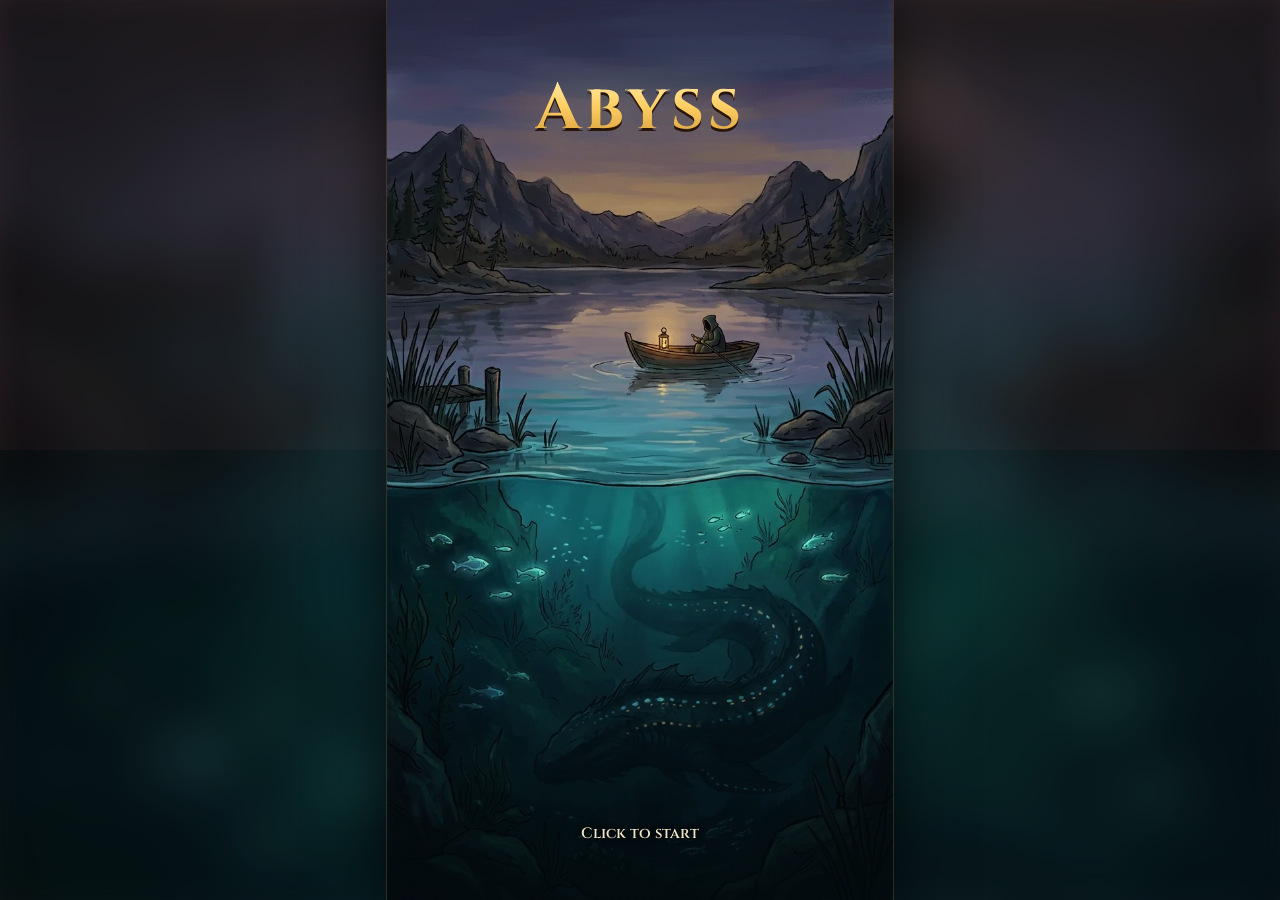
<file: index.html>
<!doctype html>
<html lang="fr"><head><meta charset="utf-8">
<meta name="viewport" content="width=device-width,initial-scale=1,viewport-fit=cover">
<title>Abysses</title>
<meta property="og:type" content="website">
<meta property="og:site_name" content="Keismey Studio">
<meta property="og:title" content="Abysses">
<meta property="og:description" content="Pêche de nuit, vends ta prise au village et perce les secrets des abysses. Gratuit, sans pub, dans le navigateur.">
<meta property="og:url" content="https://keismey.github.io/Abysses/">
<meta property="og:image" content="https://keismey.github.io/Abysses/og.jpg">
<meta property="og:image:width" content="1200">
<meta property="og:image:height" content="630">
<meta property="og:image:alt" content="Abysses · Keismey Studio">
<meta property="og:locale" content="fr_FR">
<meta property="og:locale:alternate" content="en_GB">
<meta name="twitter:card" content="summary_large_image">
<meta name="twitter:title" content="Abysses">
<meta name="twitter:description" content="Pêche de nuit, vends ta prise au village et perce les secrets des abysses. Gratuit, sans pub, dans le navigateur.">
<meta name="twitter:image" content="https://keismey.github.io/Abysses/og.jpg">
<link rel="manifest" href="manifest.webmanifest">
<meta name="theme-color" content="#03141a">
<link rel="icon" href="icons/icon-192.png">
<link rel="apple-touch-icon" href="icons/apple-touch-icon.png">
<meta name="mobile-web-app-capable" content="yes">
<meta name="apple-mobile-web-app-capable" content="yes">
<meta name="apple-mobile-web-app-status-bar-style" content="black-translucent">
<meta name="apple-mobile-web-app-title" content="Abysses">
<link rel="stylesheet" href="fonts/fonts.css">
<style>
:root{--fond:#03141a;--or:#ffd166;--ecume:#e8f1f2;color-scheme:dark;box-sizing:border-box;padding-top:env(safe-area-inset-top,0px);padding-bottom:env(safe-area-inset-bottom,0px)}
@media (prefers-color-scheme:dark){:root:not([data-theme="light"]){--fond:#03141a;--or:#ffd166;--ecume:#e8f1f2}}
:root[data-theme="dark"]{--fond:#03141a;--or:#ffd166;--ecume:#e8f1f2}
html{scroll-padding-top:env(safe-area-inset-top,0px)}
html,body{height:100%;margin:0}
body{background:var(--fond);color:var(--ecume);font-family:'Fredoka',system-ui,sans-serif;display:flex;flex-direction:column;overflow:hidden;touch-action:none;touch-action:pinch-zoom;user-select:none;-webkit-user-select:none}
#stage{flex:1;min-height:0;position:relative;display:flex;align-items:center;justify-content:center;width:100%;max-width:min(100vw,calc(100dvh*.5625));margin:0 auto;overflow:hidden}@media (min-aspect-ratio:3/4){body{background:radial-gradient(ellipse at 50% 40%,#0c2f38 0%,#04161c 55%,#010507 100%)}body::before{content:'';position:fixed;inset:-40px;background:var(--tbg) center/cover;filter:blur(28px) brightness(.45) saturate(1.1);opacity:.9;pointer-events:none}#stage{box-shadow:0 0 0 1px #ffd16626,0 0 60px #000c}}
#rot{display:none;position:fixed;inset:0;z-index:100;background:#03141af5;color:var(--or);flex-direction:column;align-items:center;justify-content:center;gap:14px;font:700 18px Cinzel,Fredoka,serif;letter-spacing:.04em;text-align:center;padding:20px}#rot svg{width:54px;height:54px;fill:none;stroke:currentColor;stroke-width:1.6;stroke-linecap:round;stroke-linejoin:round;animation:rot 2.4s ease-in-out infinite}@keyframes rot{0%,30%{transform:rotate(-90deg)}60%,100%{transform:rotate(0)}}@media (prefers-reduced-motion:reduce){#rot svg{animation:none}}@media (orientation:landscape) and (max-height:500px) and (pointer:coarse){#rot{display:flex}html:has(input:focus,textarea:focus) #rot{display:none}}
canvas{display:block;touch-action:none}
#bar{position:absolute;left:0;right:0;bottom:12px;z-index:2;display:flex;justify-content:center;gap:8px}#bar .tb{background:#03141acc;color:var(--or);border:1px solid #ffd16688;font-size:14px;padding:9px 13px;-webkit-backdrop-filter:blur(6px);backdrop-filter:blur(6px)}.b:disabled{opacity:.4}.s{font-size:15px;padding:8px 14px}small{opacity:.7}
.b{font:inherit;font-weight:600;font-size:15px;color:var(--fond);background:var(--or);border:0;border-radius:22px;padding:10px 14px;cursor:pointer}
.b:focus-visible{outline:2px solid var(--ecume);outline-offset:2px}
#ov{position:absolute;inset:0;z-index:3;background:#03141af0;display:flex;flex-direction:column;align-items:center;justify-content:center;justify-content:safe center;gap:12px;padding:20px;text-align:center;overflow:auto}
#ov[hidden]{display:none}
#ov .vrow{display:flex;align-items:center;justify-content:space-between;gap:12px;width:100%;max-width:300px;font-weight:600}#ov .vrow input{flex:1;max-width:60%;accent-color:#ffd166}
#vil{position:absolute;inset:0;z-index:2;background:#1a1118}#vil[hidden]{display:none}#vil svg{position:absolute;inset:0;width:100%;height:100%}#vil .hd,#vil .ft{position:absolute;left:0;right:0;display:flex;flex-direction:column;align-items:center;gap:6px;padding:12px;pointer-events:none;text-shadow:0 1px 4px #000}#vil .hd{top:0}#vil .ft{bottom:0;padding-bottom:18px}#vil .ft .b{pointer-events:auto}
h2{font-size:30px;font-weight:600;margin:0;color:var(--or)}
p{margin:0;font-size:17px;line-height:1.4}
.row{display:flex;justify-content:space-between;gap:16px;width:100%;max-width:300px;font-size:16px;text-align:left}

.b:not(.tb){font-family:'Cinzel',Fredoka,serif;font-weight:700;letter-spacing:.3px;color:#2a1608;background:linear-gradient(#ffe39a,#e0a838 58%,#b9791f);border:2px solid #5a3510;border-radius:12px;padding:10px 18px;box-shadow:0 3px 0 #5a3510,0 7px 12px #0009,inset 0 1px 0 #fff9;text-shadow:0 1px 0 #ffe9b088}
.b:not(.tb):active{transform:translateY(2px);box-shadow:0 1px 0 #5a3510,0 3px 6px #0009,inset 0 1px 0 #fff9}
.b:disabled{filter:grayscale(.85) brightness(.65)}
.b.s{font-size:13px;padding:7px 12px}
#bar .tb{font-family:'Cinzel',Fredoka,serif;font-weight:700;border-radius:12px}
h2{font-family:'Cinzel',Fredoka,serif;font-weight:700;letter-spacing:1px;text-shadow:0 2px 0 #5a3510,0 4px 10px #000a}
#ov{background:radial-gradient(ellipse at 50% 30%,#1c2b34fc,#060b10fe)}
.row{align-items:center;background:#ffffff0c;border:1px solid #ffd16633;border-radius:12px;padding:8px 12px;box-sizing:border-box}
#ov{border:40px solid transparent;border-image:url(a/6e6176323789.webp) 130 stretch;border-width:26px 23px 23px;border-image-width:40px;padding:4px;box-sizing:border-box}
.row{max-width:100%}
.b.s{min-height:40px;min-width:40px}.b:not(.tb){min-height:44px}
#ov.clr{background:linear-gradient(#0a060c55,#0a060caa)}.b{white-space:nowrap}
#vil .hd{background:linear-gradient(#120a10f0,#120a10b8 62%,#120a1000);padding-bottom:34px;text-align:center}#vil .hd h2{margin:0;font-size:22px}#vil .hd p{margin:0}#vil .sm{font-size:13px;color:#e8d9c0}
#vil .tip{font-size:13px;background:#120a10d0;border:1px solid #e0a83888;border-radius:12px;padding:6px 12px;margin:0;max-width:300px;text-align:center;pointer-events:none}
#vil.dk .hd,#vil.dk .ft,#vil.dk svg g{display:none}
*{-webkit-tap-highlight-color:transparent;-webkit-touch-callout:none}button,g,svg,svg *{outline:none}button:focus,button:active{outline:none}
.tab{font-family:'Cinzel',serif;font-weight:700;font-size:14px;padding:9px 18px;border:2px solid #4a3418;border-bottom:none;border-radius:12px 12px 0 0;background:#0a141a;color:#8f7f60;cursor:pointer;margin-bottom:-2px;box-shadow:inset 0 -8px 10px #0008}
.tab.on{background:linear-gradient(#3a5164,#1d2c37);color:#ffe39a;border-color:#e0a838;box-shadow:none;padding-top:12px}
.hl{animation:hl 2.6s ease-in-out infinite}@keyframes hl{0%,100%{opacity:.08}50%{opacity:.34}}
.fi{animation:fi 3s ease-in forwards}@keyframes fi{from{opacity:0}to{opacity:1}}
.nb{position:absolute;left:50%;top:19%;transform:translateX(-50%);font-family:Cinzel,serif;font-weight:700;color:#ffe39a;background:#120a10e6;border:2px solid #e0a838;border-radius:14px;padding:8px 16px;pointer-events:none;animation:nb 4s ease forwards;white-space:nowrap}@keyframes nb{0%{opacity:0}15%{opacity:1}80%{opacity:1}100%{opacity:0}}
#vil .rst{position:absolute;top:8px;right:8px;z-index:3;pointer-events:auto;font:600 11px Cinzel,serif;color:#e8d9c0;background:#120a10cc;border:1px solid #e0a83888;border-radius:8px;padding:5px 9px;opacity:.7}#vil.dk .rst{display:none}
#bb,#zb{display:none!important}#bar .tb{opacity:.8}#vil .rst.l{left:auto;right:8px;top:40px}.med{position:absolute;top:8px;left:8px;z-index:3;display:flex;flex-direction:column;align-items:center;gap:1px;pointer-events:none}.med img{width:54px;height:54px;filter:drop-shadow(0 2px 5px #000a);animation:mg 3s ease-in-out infinite}.med small{font:700 10px Cinzel,serif;color:#e8d9c0;letter-spacing:1px;text-shadow:0 1px 3px #000}@keyframes mg{50%{filter:drop-shadow(0 2px 5px #000a) brightness(1.18)}}
#etw{position:absolute;inset:0;z-index:2;background:#120a10;overflow:hidden}#etw[hidden]{display:none}
#etw .etbg{position:absolute;inset:0;width:100%;height:100%;object-fit:cover;object-position:32% 52%;filter:blur(6px) brightness(.36) saturate(.9);transform:scale(1.08)}
#etm{position:absolute;inset:0;display:flex;flex-direction:column;gap:8px;padding:10px 10px 12px;box-sizing:border-box}
.et-top{flex:none;display:flex;align-items:baseline;justify-content:space-between;padding:0 4px}.et-t{font:700 24px Cinzel,serif;color:#ffe39a;text-shadow:0 2px 0 #5a3510}.et-g{font:700 18px Cinzel,serif;color:#ffd166}.et-c{font:600 13px Cinzel,serif;color:#e8d9c0}
.et-cust{flex:none}.cbub{display:flex;align-items:center;gap:10px;background:#0c0709e0;border:2px solid;border-radius:16px;padding:8px 12px;font-size:15px;line-height:1.3;min-height:84px;box-sizing:border-box}.cbub svg{animation:cin .35s ease}@keyframes cin{from{transform:translateX(-24px);opacity:0}to{transform:none;opacity:1}}
.et-counter{flex:1;min-height:0;overflow:auto;background:linear-gradient(#5a3f2ad9,#3a2616d9);border:2px solid #e0a838;border-radius:14px;box-shadow:inset 0 6px 14px #0008;padding:10px;display:grid;grid-template-columns:1fr 1fr;gap:10px;align-content:start}
.sl{position:relative;background:linear-gradient(#2b1d14,#1c130d);border:2px solid #7a5a35;border-radius:12px;padding:10px 6px 8px;display:flex;flex-direction:column;align-items:center;gap:4px;text-align:center;min-height:132px;justify-content:center}.sl.emp{border-style:dashed;opacity:.5;color:#cbb89a}
.sl.lk{border-color:#ffd166;box-shadow:0 0 18px #ffd166}.sl[style*="--rc"]{border-color:var(--rc);box-shadow:0 0 16px var(--rc)}.lkf{position:absolute;top:-20px;left:50%;transform:translateX(-50%)}
.sl .x{position:absolute;top:0;right:0;width:34px;height:34px;background:none;border:0;color:#cbb89a;font-size:16px}.sl .nm{font-weight:600;line-height:1.15;padding:0 16px}
.pc{display:flex;align-items:center;gap:6px}.pc b{font:700 22px Cinzel,serif;min-width:46px}.b.st{min-width:44px;min-height:44px;padding:0;font-size:24px;touch-action:manipulation;user-select:none}
.adv{font:600 11px Cinzel,serif;color:#2a1608;background:#ffd166;border:0;border-radius:10px;padding:5px 9px;min-height:28px}.adv.old{background:#b79c6a;opacity:.85}.adv0{color:#a89878}
.et-tray{flex:none;display:flex;gap:8px;overflow-x:auto;padding:4px 2px;min-height:62px;align-items:center}.chip{flex:none;display:flex;flex-direction:column;align-items:center;justify-content:center;gap:2px;background:#1c130de6;border:2px solid;border-radius:12px;padding:6px 10px;min-height:54px;color:#e8d9c0}.chip:disabled{opacity:.4}
.et-bar{flex:none;display:flex;gap:8px;align-items:center;justify-content:center}

.et-vh{flex:none;padding:0 4px;color:#e8d9c0}.et-vit{flex:none;display:flex;gap:8px}
.vc{position:relative;flex:1;min-width:0;min-height:62px;background:linear-gradient(#3a2818,#241709);border:2px solid #e0a838;border-radius:12px;padding:6px 8px;display:flex;flex-direction:column;align-items:center;justify-content:center;text-align:center;font-size:13px;line-height:1.2}.vc.emp{border-style:dashed;border-color:#7a5a35;opacity:.55}.vc.lk{box-shadow:0 0 20px #ffd166;border-color:#ffd166}.vc .x{position:absolute;top:-2px;right:-2px;width:30px;height:30px;background:none;border:0;color:#cbb89a}
.pg{display:grid;grid-template-columns:1fr 1fr;gap:8px;width:100%}.pg .chip{flex:none;min-height:70px;position:relative;width:100%}.chip.sel{box-shadow:0 0 16px #ffd166;border-color:#ffd166!important;background:#3a2a16e6}.chip b{color:#ffd166;font:700 14px Cinzel,serif}.chip em{font-style:normal;font-size:11px;color:#8fe39b}
.up{color:#8fe39b}.dn{color:#ff8a7a}.sum{text-align:center;margin:auto}.sum p{margin:4px 0;font-size:18px}
.et-price{flex:none;display:flex;gap:8px;min-height:84px}.pbtn{flex:1;display:flex;flex-direction:column;align-items:center;justify-content:center;gap:2px;background:linear-gradient(#ffe39a,#e0a838 58%,#b9791f);border:2px solid #5a3510;border-radius:12px;color:#2a1608;font-family:Cinzel,serif;padding:6px 2px;box-shadow:0 3px 0 #5a3510}.pbtn b{font-size:14px}.pbtn span{font-size:17px;font-weight:700}.pbtn small{font-weight:700}.pbtn .up{color:#1b6b2f}.pbtn .dn{color:#a3261a}.pbtn:disabled{filter:grayscale(.9) brightness(.6)}.pbtn:active{transform:translateY(2px)}
.et-counter{display:block}
.cp{display:inline-block;color:#1a1008;border-radius:8px;padding:1px 8px;font:700 12px Cinzel,serif}

#etw{background:#120a10}#etw .etbg{filter:none;transform:none;object-position:50% 50%}
#etm{position:absolute;inset:0;display:block;padding:0;gap:0}
.eh{position:absolute;top:0;left:0;right:0;height:12%;padding:8px 8px 0;display:flex;flex-wrap:wrap;gap:6px;align-items:flex-start;align-content:flex-start;background:linear-gradient(#0c0709cc,#0c070900)}
.hp{display:flex;align-items:center;gap:5px;background:#1a0f08d9;border:1.5px solid #e0a838;border-radius:14px;padding:2px 10px 2px 6px;font:700 15px Cinzel,serif;color:#ffe39a;height:28px;box-sizing:border-box}.hp img{width:20px;height:20px}.hp i{width:40px;height:6px;background:#ffffff30;border-radius:3px;overflow:hidden}.hp u{display:block;height:100%;background:#ffd166}.hp.cl{font-size:12px;color:#e8d9c0}
.hb{margin-left:auto;display:flex;gap:6px}.mb{font:700 12px Cinzel,serif;color:#2a1608;background:linear-gradient(#ffe39a,#e0a838);border:1.5px solid #5a3510;border-radius:9px;padding:4px 9px;min-height:30px;box-shadow:0 2px 0 #5a3510}.mb:disabled{filter:grayscale(.9) brightness(.65)}.mb:active{transform:translateY(1px)}
.sc{position:absolute;top:11%;bottom:44%;left:0;right:0}
.por{position:absolute;bottom:0;left:50%;transform:translateX(-50%);height:78%;filter:drop-shadow(0 4px 8px #0008)}.por.in{animation:pin .45s ease}.por{clip-path:inset(0 0 12.1% 0)}#etm .vr{z-index:4}@keyframes pin{from{opacity:0;transform:translateX(-90%)}to{opacity:1;transform:translateX(-50%)}}
.bub{position:absolute;top:0;left:4%;right:4%;border:solid transparent;border-width:16px 18px 30px 18px;border-image-slice:30 28 52 28 fill;padding:2px 4px;min-height:40px;border-image-repeat:stretch;color:#3a2412;font-size:14px;line-height:1.3;text-align:center;filter:drop-shadow(0 3px 6px #0007)}.bub .bt{margin:0}.bub.big{top:10%}.bub .cp{font-size:11px}.bub small{color:#6a4a2a}
.tray{position:absolute;left:50%;bottom:-26px;transform:translateX(-50%);width:104px;height:104px;z-index:3;text-align:center}.tray .tb{width:104px;height:104px}.tray .tf{position:absolute;left:50%;top:48%;transform:translate(-50%,-50%);max-width:70px;max-height:46px}.tray span{position:absolute;left:50%;bottom:-6px;transform:translateX(-50%);white-space:nowrap;font:700 11px Cinzel,serif;color:#ffe39a;background:#1a0f08e6;border-radius:8px;padding:1px 7px}
.cnt{position:absolute;top:56%;bottom:17%;left:0;right:0;padding:4px 8px 4px;display:flex;flex-direction:column;background:linear-gradient(#2a1a10d9,#150d08ee);border-top:2px solid #e0a838;box-sizing:border-box;z-index:2}
.vh{flex:none;font:600 11px Cinzel,serif;color:#e8d9c0;padding:1px 4px}.vr{flex:none;display:flex;gap:4px;overflow-x:auto;padding:2px 0}
.st{position:relative;flex:none;width:72px;height:54px}.st .sb{position:absolute;left:0;bottom:0;width:72px}.st .sfw{position:absolute;left:0;right:0;bottom:20px;display:flex;justify-content:center;z-index:1}.st .fz{max-width:46px;max-height:30px;object-fit:contain}.st .pt{position:absolute;left:50%;bottom:6px;transform:translateX(-50%);font:700 10px Cinzel,serif;color:#3a2412;z-index:2}.st.lk{filter:drop-shadow(0 0 8px #ffd166) drop-shadow(0 0 4px #ffd166)}.st .x{position:absolute;top:-4px;right:-2px;width:22px;height:22px;border:0;border-radius:11px;background:#120a10cc;color:#ffe39a;font-size:11px;z-index:3}
.fg{flex:1;min-height:0;overflow-x:auto;overflow-y:hidden;display:grid;grid-auto-flow:column;grid-template-rows:repeat(2,minmax(0,1fr));grid-auto-columns:62px;gap:5px;padding:2px 0}
.fc{position:relative;display:flex;flex-direction:column;align-items:center;justify-content:center;gap:0;background:linear-gradient(#3b2a1a,#241709);border:2px solid var(--rc);border-radius:10px;color:#e8d9c0;padding:2px;line-height:1.05}.fc .fz{max-width:44px;max-height:22px;object-fit:contain}.fc b{font:700 12px Cinzel,serif;color:#ffd166}.fc small{font-size:9px}.fc small .up{color:#8fe39b}.fc small .dn{color:#ff8a7a}.fc .ok{position:absolute;top:-6px;right:-5px;width:20px;height:20px}.fc.sel{box-shadow:0 0 14px #ffd166;border-color:#ffd166;background:#4a3418}.fc:disabled{opacity:.35}
.bd{position:absolute;top:83%;bottom:0;left:0;right:0;display:flex;align-items:center;justify-content:center;gap:4px;padding:2px 6px 8px;z-index:2}
.ps{flex:1;height:100%;max-height:118px;display:flex;flex-direction:column;align-items:center;justify-content:center;gap:1px;border:solid transparent;border-width:24px 20px;border-image-slice:28 fill;border-image-repeat:stretch;background:none;color:#fff;font-family:Cinzel,serif;padding:0;filter:drop-shadow(0 3px 4px #000a);text-shadow:0 1px 2px #000}.ps:disabled{filter:grayscale(.9) brightness(.55)}.ps:active{transform:translateY(2px)}
.ps .pl{font-size:12px;font-weight:700;color:#f6e6c0}.ps .pg2{display:flex;align-items:center;gap:3px;font-size:18px;font-weight:700;color:#ffe39a}.ps .pg2 img{width:18px;height:18px}.ps .pr{display:flex;align-items:center;gap:2px;font-size:13px;font-weight:700}.ps .pr img{width:14px;height:14px}.ps .pr.up{color:#b8ffb0}.ps .pr.dn{color:#ffb0a0}

#etw .etbg{display:none}
.wrap{position:absolute;top:0;bottom:0;left:50%;transform:translateX(-50%);aspect-ratio:576/1032;overflow:visible}.wrap img.bgi{position:absolute;left:0;top:0;width:100%;height:100%}.wrap img.fgi{position:absolute;left:0;top:65.7%;width:100%;height:34.3%}
#scn{position:absolute;left:0;right:0;top:20%;height:52%;pointer-events:none}
.por{position:absolute;bottom:0;left:50%;transform:translateX(-50%);height:100%;filter:drop-shadow(0 4px 8px #0008);-webkit-mask-image:linear-gradient(90deg,transparent 0,#000 15%,#000 85%,transparent 100%);mask-image:linear-gradient(90deg,transparent 0,#000 15%,#000 85%,transparent 100%)}
#etm{position:absolute;inset:0;pointer-events:none}#etm button{pointer-events:auto}#etm .st{pointer-events:auto}
.sc{display:none}
.bub{position:absolute;top:11%;left:4%;right:4%;z-index:3}
.tray{position:absolute;left:50%;top:47.5%;transform:translateX(-50%);width:104px;height:104px;z-index:5;text-align:center}
.vlab,.flab{position:absolute;left:8px;z-index:3;font:700 11px Cinzel,serif;color:#f6e6c0;background:#1a0f08cc;border-radius:9px;padding:1px 9px;text-shadow:0 1px 2px #000}.vlab{top:59.4%}.flab{top:69%}
.vr{position:absolute;left:0;right:0;top:61.6%;height:6.9%;min-height:50px;display:flex;gap:4px;overflow-x:auto;padding:0 8px;z-index:3;pointer-events:auto}
.fg{position:absolute;left:0;right:0;top:70.8%;height:12.2%;padding:0 8px;z-index:3;overflow-x:auto;overflow-y:hidden;display:grid;grid-auto-flow:column;grid-template-rows:repeat(2,minmax(0,1fr));grid-auto-columns:88px;gap:4px;pointer-events:auto}
.fc{flex-direction:row!important;justify-content:flex-start!important;gap:4px!important;padding:2px 5px!important;background:rgba(36,23,12,.86)!important;text-align:left}.fc .fz{max-width:34px!important;max-height:26px!important;flex:none}.fc .ft2{display:flex;flex-direction:column;line-height:1.05}.fc .ft2 b{font:700 12px Cinzel,serif;color:#ffd166}.fc .ft2 small{font-size:9px;color:#d9ccb0}.fc .ok{top:-6px!important;right:-5px!important}
.emp2{margin:auto;padding:6px;background:#1a0f08cc;border-radius:9px}
.tavw{width:100%;max-width:340px;height:100%;min-height:0;display:flex;flex-direction:column;gap:6px;text-align:left}.pr2{display:contents}.pn{display:flex;flex-direction:column;flex:1 1 auto}.pn>:not(h3){margin-top:auto;margin-bottom:auto}.tact{flex:none}.tbn{flex:none}
.tbn{align-self:center;width:200px;height:131px;margin:-6px 0 -10px;padding-top:35px;box-sizing:border-box;background-size:100% 100%;background-repeat:no-repeat;display:flex;flex-direction:column;align-items:center;justify-content:center;gap:2px;filter:drop-shadow(0 4px 6px #000a)}.tbn h2{font-size:22px;line-height:1.1;color:#ffe39a}.tg{display:flex;align-items:center;gap:4px;font:700 14px Cinzel,serif;color:#ffe39a;text-shadow:0 1px 2px #000}.tg img,.ci{width:16px;height:16px;vertical-align:middle}.ci{margin-left:3px}
.pn{box-sizing:border-box;min-width:0;border:solid transparent;border-width:18px 16px;padding:0 6px;border-image-slice:28 fill;border-image-repeat:stretch;color:#f6e6c0;filter:drop-shadow(0 3px 5px #000a);text-shadow:0 1px 2px #000;font-size:14px;line-height:1.25}
.pn h3{margin:0 0 6px;font:700 12px Cinzel,serif;letter-spacing:1px;text-transform:uppercase;color:#ffe39a;border-bottom:1px solid #ffd16655;padding-bottom:3px}.pn small{opacity:.85;font-size:12px}.pn b{color:#ffe39a}
.ord{display:flex;gap:10px;align-items:center}.mp{width:54px;flex:none;align-self:flex-end;filter:drop-shadow(0 2px 3px #000a)}.od{flex:1;min-width:0;display:flex;flex-direction:column;gap:4px}.ol{font-size:15px;font-weight:700;color:#fff3d0;margin:0;line-height:1.2}
.pb{height:9px;border-radius:5px;background:#0006;border:1px solid #ffd16688;overflow:hidden}.pb i{display:block;height:100%;background:linear-gradient(#ffe39a,#e0a838);border-radius:5px}.os{display:flex;justify-content:space-between;font-size:12px}
.dmd{display:flex;align-items:center;gap:10px}.dmd img{width:56px;max-height:36px;object-fit:contain;filter:drop-shadow(0 2px 3px #000a)}.evt{font-size:14px}
.rum{display:grid;grid-template-columns:1fr 1fr;gap:10px}.rum h4{margin:0 0 4px;display:flex;align-items:center;gap:4px;font:700 12px Cinzel,serif}.rum h4 img{width:14px;height:14px}.rum h4.up{color:#a8f0a8}.rum h4.dn{color:#ffb0a0}
.rm{display:flex;align-items:center;gap:5px;margin:2px 0;font-size:12px}.rm img{width:30px;max-height:18px;object-fit:contain;flex:none}.rm span{flex:1;min-width:0;line-height:1.1}.rm b{font-size:11px;flex:none}.rm img{width:24px}
.row .b{flex:none;display:inline-flex;align-items:center;justify-content:center;gap:2px;box-sizing:border-box}.row>span{min-width:0;flex:1}
.stabs{flex:none;display:flex;gap:6px}.tabx{flex:1;font:700 14px Cinzel,serif;padding:8px 6px;min-height:40px;border:2px solid #5a3510;border-radius:12px;background:linear-gradient(#3a2818,#241709);color:#cbb89a;box-shadow:0 3px 0 #1a0f08}.tabx.on{background:linear-gradient(#ffe39a,#e0a838 58%,#b9791f);color:#2a1608;box-shadow:0 3px 0 #5a3510}
.shl{flex:1 1 auto;display:flex;flex-direction:column;gap:8px;justify-content:center}.shl .pn{flex:1 1 0;flex-direction:row;align-items:center;gap:10px}.shl .pn>*{margin:0!important}.shl .pn.nt{flex:none;justify-content:center;text-align:center}
.ic{flex:none;width:46px;height:46px;border-radius:12px;background:radial-gradient(#4a3418,#1c130d);border:2px solid #e0a838;display:flex;align-items:center;justify-content:center}.ic svg{width:28px;height:28px;fill:none;stroke:#ffe39a;stroke-width:2.2;stroke-linecap:round;stroke-linejoin:round}.ic img{max-width:38px;max-height:34px;object-fit:contain}
.sx{flex:1;min-width:0;display:flex;flex-direction:column;gap:3px}.st1{display:flex;align-items:baseline;justify-content:space-between;gap:6px;font:700 15px Cinzel,serif;color:#fff3d0}.st1 em{font:600 11px Cinzel,serif;color:#e8d9c0;font-style:normal;white-space:nowrap}.fx{display:flex;flex-wrap:wrap;gap:0 6px;font-size:12px;line-height:1.2}.vv{white-space:nowrap}.sx .pb{margin:1px 0}.fx b{color:#ffe39a}.fx .nx{color:#a8f0a8}
.pp{display:flex;gap:3px}.pp i{width:14px;height:6px;border-radius:3px;background:#0006;border:1px solid #ffd16688}.pp i.on{background:linear-gradient(#ffe39a,#e0a838)}
.bt{flex:none;min-width:78px}.shw.t1 .pp,.shw.t2 .pp,.shw.t3 .pp{display:none}.shw.t2 .ic,.shw.t3 .ic{width:38px;height:38px}.shw.t2 .ic svg,.shw.t3 .ic svg{width:22px;height:22px}.shw.t3 .fx{display:none}.shw.t3 .shl{gap:5px}.shw.t3 .shl .pn.sp{border-width:11px 14px}.shw.t3 .ic{width:32px;height:32px;border-radius:9px}.shw.t3 .ic svg{width:19px;height:19px}.shw.t3 .bt{min-height:34px;padding:4px 10px}.shw.t3 .shl .pn.nt{border-width:10px 14px}.shw.t3 .st1{font-size:14px}
.shl .pn.ms,.shl .pn.fp{flex-direction:column;align-items:stretch;justify-content:center;gap:4px}.shl .pn.fp{flex:0 0 auto}.shl .pn.fl0{flex:1 1 0;min-height:90px}.shl .pn.fp>*{margin:0!important}
.ms h3,.fp h3{display:flex;justify-content:space-between;align-items:baseline}.ms h3 em,.fp h3 em{font:600 11px Cinzel,serif;font-style:normal;color:#e8d9c0}

.mbq{font-size:12px}.ms.ok .mbq b{color:#a8f0a8}.mh{flex:1 0 100%;text-align:center;opacity:.7;font-size:11px}

.fl0{display:flex;flex-direction:column}.fl{flex:1;min-height:0;overflow:auto;display:grid;grid-template-columns:1fr;gap:4px;align-content:start}.fl .fmc{font-size:12px;min-height:34px}.fl .fmc img{width:38px;max-height:22px}.fmc{display:flex;align-items:center;gap:5px;padding:4px 6px;border-radius:9px;border:1px solid #ffd16666;background:#0005;color:#f6e6c0;font-size:11px;text-align:left;min-height:38px}.fmc:disabled{opacity:.45}.fmc img{width:30px;max-height:20px;object-fit:contain;flex:none}.fmc span{flex:1;min-width:0;line-height:1.05}.fmc b{color:#ffe39a;font-size:11px;white-space:nowrap;flex:none}
#bar #rb{font:700 15px Cinzel,serif;color:#2a1608;background:linear-gradient(#ffe39a,#e0a838 58%,#b9791f);border:2px solid #5a3510;border-radius:14px;padding:10px 20px;min-height:46px;opacity:1!important;box-shadow:0 3px 0 #5a3510,0 0 14px #ffd16688}#bar #rb.hot{animation:rbp 1.1s ease-in-out infinite}@keyframes rbp{50%{transform:scale(1.07);box-shadow:0 3px 0 #5a3510,0 0 26px #ffd166}}
#retb{position:absolute;left:0;right:0;top:28%;display:flex;justify-content:center;z-index:5;pointer-events:none;animation:rbi .5s ease}#retb[hidden]{display:none}.rbp{width:300px;height:196px;background-size:100% 100%;display:flex;flex-direction:column;align-items:center;justify-content:center;padding-top:34px;box-sizing:border-box;filter:drop-shadow(0 6px 10px #000a);text-align:center}.rbp h2{font-size:24px;margin:0;color:#ffe39a}.rbp p{margin:4px 0 0;font-size:14px;color:#fff3d0}@keyframes rbi{from{opacity:0;transform:translateY(-14px)}}
.bgl{pointer-events:auto;cursor:pointer;text-decoration:underline dotted;padding:4px 2px}#vil .kc{color:#7fe0ff}#vil .inf{font-size:12px;line-height:1.35}#vil .inf small{opacity:.85}#ov .dpx{display:block;font-size:10px;line-height:1.1;color:#7fe0ff;margin:-1px 0 2px}#ov textarea{width:100%;max-width:300px;box-sizing:border-box;font:12px/1.35 monospace;color:#e8f1f2;background:#00000066;border:1px solid #ffd16655;border-radius:8px;padding:8px;resize:none;word-break:break-all}#ov .pmsg{min-height:1.2em;color:#ffd166}.rst.sd.w::after{content:"";position:absolute;top:-3px;right:-3px;width:9px;height:9px;border-radius:50%;background:#ff7a59;box-shadow:0 0 6px #ff7a59}#upd{position:absolute;z-index:60;left:50%;top:calc(8px + env(safe-area-inset-top,0px));transform:translateX(-50%);display:flex;gap:8px;align-items:center;background:#120a10ee;border:1px solid #e0a838;border-radius:10px;padding:6px 10px;font:600 12px Fredoka,sans-serif;color:#e8d9c0;white-space:nowrap}#upd button{font:600 12px Cinzel,serif;color:#120a10;background:#ffd166;border:0;border-radius:6px;padding:5px 9px}#upd .x{background:none;color:#e8d9c0;font-size:16px;padding:2px 4px}
#spl{position:absolute;inset:0;z-index:70;display:flex;align-items:center;justify-content:center;background:#020a0d;cursor:pointer;overflow:hidden}#spl .lg{position:absolute;inset:0;display:flex;flex-direction:column;align-items:center;justify-content:center;gap:14px;background:#000;transition:opacity .7s;z-index:2}#spl .lg img{width:min(62%,260px);height:auto;opacity:0;animation:spIn 1s ease .15s forwards}#spl .lg b{font:700 22px Cinzel,serif;letter-spacing:.18em;color:#e8d9c0;opacity:0;animation:spIn 1s ease .15s forwards}#spl .tt{position:absolute;inset:0;display:flex;flex-direction:column;align-items:center;justify-content:space-between;padding:calc(env(safe-area-inset-top,0px) + 13%) 20px calc(env(safe-area-inset-bottom,0px) + 11%);box-sizing:border-box;background:linear-gradient(#020a0d55,#020a0d00 35%,#020a0d00 60%,#020a0dcc),var(--tbg) center/cover,#03141a}#spl h1{margin:0;font:700 clamp(40px,15vmin,64px) Cinzel,serif;letter-spacing:.06em;background:linear-gradient(#fff3c4,#ffd166 45%,#c98a2a);-webkit-background-clip:text;background-clip:text;color:transparent;filter:drop-shadow(0 3px 0 #2a1608) drop-shadow(0 0 22px #ffd16666);opacity:0;animation:spIn 1.4s ease .2s forwards}#spl .sub{margin:6px 0 0;font:600 12px Fredoka,sans-serif;letter-spacing:.16em;white-space:nowrap;text-transform:uppercase;color:#cfe6ea;opacity:0;animation:spIn 1.4s ease .6s forwards}#spl .go{font:600 15px Cinzel,serif;color:#f2e6c9;text-shadow:0 1px 6px #000;opacity:0;animation:spIn 1s ease 1.2s forwards,spBl 2.2s ease-in-out 2.2s infinite}#spl.out{opacity:0;transition:opacity .6s;pointer-events:none}@keyframes spIn{from{opacity:0;transform:translateY(8px)}to{opacity:1;transform:none}}@keyframes spBl{50%{opacity:.35}}
#ov .pnl{width:100%;max-width:330px;max-height:62vh;overflow:auto;text-align:left;display:flex;flex-direction:column;gap:8px}#ov .pnl details{background:#ffffff0d;border:1px solid #ffd16640;border-radius:10px;padding:8px 12px}#ov .pnl summary{cursor:pointer;font:700 14px Cinzel,serif;color:#ffd166;display:flex;justify-content:space-between;align-items:baseline;gap:8px;list-style:none}#ov .pnl summary::-webkit-details-marker{display:none}#ov .pnl summary::after{content:'▾';color:#ffd16699}#ov .pnl details[open] summary::after{content:'▴'}#ov .pnl summary small{font:500 11px Fredoka,sans-serif;color:#cfe6ea99;margin-left:auto}#ov .pnl ul{margin:8px 0 2px;padding-left:18px;font-size:13px;line-height:1.4;color:#e8f1f2}#ov .pnl li{margin:3px 0}
.tcol{display:flex;flex-direction:column;gap:8px;align-items:center;width:100%}.fn{display:block;font-style:normal;white-space:nowrap;overflow:hidden;text-overflow:ellipsis}.fmc span small{display:block;line-height:1.1}.fmc.unk img{filter:brightness(0) opacity(.45)}.fmc small.up{color:#a8f0a8}.fmc small.dn{color:#ffb0a0}.fmc.sm{box-shadow:inset 0 0 0 1px #ffb86b}.fmc.lw{opacity:.6}
#mus{position:absolute;inset:0;z-index:6;display:flex;flex-direction:column;padding:calc(env(safe-area-inset-top,0px) + 12px) 12px 12px;box-sizing:border-box;color:#f2e6c9;background:linear-gradient(#06110ecc,#06110e99 30%,#06110ebb),var(--bgm) center/cover,#0a1917;overflow:hidden}#mus[hidden]{display:none}
.mhd{position:relative;text-align:center;margin:6px 0 4px}.mhd small{display:block;margin-top:8px;font:600 11px Cinzel,serif;color:#bcd6c8;letter-spacing:.5px}
.mft{display:flex;justify-content:center;margin-top:8px}.mbt{font:700 15px Cinzel,serif;color:#2a1608;background:linear-gradient(#f6dd90,#e0a838 58%,#b9791f);border:2px solid #5a3510;border-radius:14px;padding:10px 34px;min-height:44px;box-shadow:0 3px 0 #5a3510}
.msc{position:relative;flex:1;min-height:0;overflow:auto;padding:4px 2px 8px;-webkit-overflow-scrolling:touch}.gs{content-visibility:auto;contain-intrinsic-size:auto 160px;margin-bottom:12px}
.grail{display:flex;align-items:center;gap:8px;margin:0 2px 7px}.grail b{font:700 12px Cinzel,serif;letter-spacing:1.5px;text-transform:uppercase;color:#e8c26a;white-space:nowrap}.grail em{font:600 11px Cinzel,serif;font-style:normal;color:#bcd6c8}.grail i{flex:1;height:3px;border-radius:2px;background:linear-gradient(90deg,#e8c26a,#7a551799 60%,transparent)}
.gbonus{font:700 11px Cinzel,serif;padding:3px 9px;border-radius:10px;background:#0007;border:1px solid #ffffff26;color:#9fb6aa;white-space:nowrap}.gs.ok .gbonus{background:linear-gradient(#c9f5cf,#5bbf72);color:#0c2a14;border-color:#e6ffe9;box-shadow:0 0 12px #7dffa088}
.tiles{display:grid;grid-template-columns:repeat(4,minmax(0,1fr));gap:8px}.tl{display:flex;flex-direction:column;align-items:center;gap:3px;padding:0;background:none;border:0;color:#f2e6c9;min-width:0}.tli{width:100%;aspect-ratio:1;border-radius:6px;padding:3px;box-sizing:border-box;background:linear-gradient(135deg,#6d5a2e,#3a2f16);display:flex}.tli img{width:100%;height:100%;object-fit:contain;border-radius:3px;background:radial-gradient(90% 85% at 50% 25%,#3c5f55,#10231f);padding:4px;box-sizing:border-box;filter:brightness(0) opacity(.4)}
.tl.seen .tli img{filter:saturate(.35) brightness(.7)}.tl.has .tli{background:linear-gradient(135deg,#f6dd90,#a67a25 40%,#ebc96d 62%,#7a5517);box-shadow:0 0 12px #ffd16666}.tl.has .tli img{filter:none}.tln{font:700 9px Cinzel,serif;line-height:1.1;text-align:center;max-width:100%;overflow:hidden;text-overflow:ellipsis;white-space:nowrap;color:#a9c0b4}.tl.has .tln{color:#ffe39a}
#mdt{position:absolute;inset:0;z-index:7;display:flex;align-items:center;justify-content:center;background:#000a}#mdt[hidden]{display:none}.dc{width:min(300px,86%);padding:16px;border-radius:14px;text-align:center;background:linear-gradient(#1f4038,#0f2420);border:2px solid #7a5517;box-shadow:0 12px 30px #000c}.dc.has{border-color:#f0cf7c;box-shadow:0 0 24px #ffd16688,0 12px 30px #000c}.dci{height:130px;border-radius:8px;background:radial-gradient(90% 85% at 50% 25%,#4a7266,#10231f);display:flex;align-items:center;justify-content:center}.dci img{max-width:86%;max-height:86%;object-fit:contain}.dci img.no{filter:brightness(0) opacity(.4)}.dc h3{margin:10px 0 0;color:#ffe39a;font:700 18px Cinzel,serif}.dc p{margin:4px 0;font-size:13px;color:#d6e6dc}.drar{text-transform:uppercase;letter-spacing:1px;font:700 11px Cinzel,serif}.dc .mbt{margin-top:10px;padding:8px 26px}
#fum{position:absolute;inset:0;z-index:6;display:flex;flex-direction:column;padding:calc(env(safe-area-inset-top,0px) + 10px) 10px 10px;box-sizing:border-box;color:#f1dcc0;overflow:hidden;background:linear-gradient(#0a0605aa,#0a060566 40%,#0a0605cc),var(--bgf) center/cover,#0a0605}#fum[hidden]{display:none}

.fsm{position:absolute;bottom:70px;width:90px;height:90px;border-radius:50%;background:radial-gradient(#ffffff26,transparent 70%);filter:blur(10px);pointer-events:none;animation:smk 7s linear infinite}.fsm.a{left:8%}.fsm.b{left:44%;animation-delay:-2.5s}.fsm.c{right:6%;animation-delay:-5s}@keyframes smk{0%{transform:translateY(0) scale(.6);opacity:0}15%{opacity:.8}100%{transform:translateY(-640px) scale(2.2);opacity:0}}
.fh{position:relative;display:flex;flex-direction:column;align-items:center;gap:6px;margin:4px 0 6px}.fh small{font:700 13px Cinzel,serif;color:#ffd9a8}
.rack{position:relative;flex:none}.rrow{position:relative;display:grid;grid-template-columns:repeat(4,minmax(0,1fr));gap:6px;padding:14px 6px 4px;margin-bottom:2px}.rrow::before{content:'';position:absolute;left:0;right:0;top:0;height:13px;border-radius:7px;background:repeating-linear-gradient(90deg,#00000018 0 3px,transparent 3px 11px),linear-gradient(#9a6a34,#4f2f14);box-shadow:0 4px 8px #000b,inset 0 1px 0 #ffd9a044}
.hk{position:relative;height:66px;min-width:0;display:flex;flex-direction:column;align-items:center}.hk>.rope{width:2px;height:14px;background:#cdb07a}.hh{width:16px;height:16px;border:3px solid #a89268;border-top:0;border-radius:0 0 16px 16px;opacity:.7}.hf{position:relative;display:flex;flex-direction:column;align-items:center;gap:2px;padding:0;background:none;border:0;color:#ffd9a8;transform-origin:50% 0;animation:sw 4s ease-in-out infinite}.hk:nth-child(2n) .hf{animation-delay:-1.3s}.hk:nth-child(3n) .hf{animation-delay:-2.4s}@keyframes sw{50%{transform:rotate(3deg)}0%,100%{transform:rotate(-3deg)}}
.hf .rope{width:2px;height:14px;background:#cdb07a}.hf img{width:min(64px,100%);max-height:34px;object-fit:contain;filter:drop-shadow(0 4px 4px #000a)}.hf small{font:700 10px Cinzel,serif;white-space:nowrap;display:flex;align-items:center;gap:1px}.hf small .ci,.fcd small .ci{width:12px;height:12px;margin-left:2px}.hk.smoking::after{content:'';position:absolute;top:18px;width:30px;height:46px;border-radius:50%;background:radial-gradient(#ffffff33,transparent 70%);filter:blur(6px);animation:smk2 3s ease-in infinite}@keyframes smk2{0%{transform:translateY(8px) scale(.6);opacity:0}30%{opacity:.8}100%{transform:translateY(-40px) scale(1.6);opacity:0}}
.smk{filter:sepia(.7) saturate(.9) brightness(.82) contrast(1.1) drop-shadow(0 0 3px #ff9a3c66)}
.fsc{position:relative;flex:1;min-height:0;display:flex;flex-direction:column;margin-top:6px;border-radius:12px;background:#120a07cc;border:1px solid #6a3a1a;box-shadow:inset 0 0 20px #000a}.fhd2{display:flex;justify-content:space-between;align-items:baseline;padding:8px 12px 4px;font:700 12px Cinzel,serif;letter-spacing:1px;text-transform:uppercase;color:#ffb066}.fhd2 em{font-style:normal;color:#e0c8a8}
.fcl{flex:1;min-height:0;overflow:auto;display:grid;grid-template-columns:repeat(3,minmax(0,1fr));gap:6px;padding:4px 8px 8px;align-content:start}.fcd{display:flex;flex-direction:column;align-items:center;gap:2px;padding:6px 4px;border-radius:9px;background:#2a1710;border:1.5px solid #5a3418;color:#f1dcc0;font-size:10px}.fcd img{width:100%;max-height:34px;object-fit:contain}.fcd span{display:flex;flex-direction:column;align-items:center;max-width:100%}.fcd small{font-size:10px;color:#ffd9a8;white-space:nowrap;display:flex;align-items:center}.fcd .fn{max-width:100%}.fcd.on{border-color:#ff9a3c;background:#4a2410;box-shadow:0 0 12px #ff7a1a88}.fcd:disabled{opacity:.4}
.fwait{display:flex;flex-direction:column;gap:6px;align-items:center;justify-content:center;flex:1;padding:16px;text-align:center;font-size:13px;color:#e0c8a8}.fwait b{font:700 18px Cinzel,serif;color:#ffb066;text-shadow:0 0 10px #ff7a1a}
.fft{position:relative;display:flex;flex-direction:column;gap:8px;align-items:center;margin-top:8px}.fgo{font:700 15px Cinzel,serif;color:#2a1000;background:linear-gradient(#ffd08a,#ff9a3c 58%,#c8590f);border:2px solid #6a2a08;border-radius:14px;padding:10px 22px;min-height:46px;box-shadow:0 3px 0 #6a2a08,0 0 16px #ff7a1a66;max-width:100%}.fgo:disabled{opacity:.5;filter:grayscale(.5)}.fbk{font:700 13px Cinzel,serif;color:#ffd9a8;background:none;border:1px solid #8a4a1e;border-radius:12px;padding:8px 26px}
#fmsg{position:absolute;left:0;right:0;top:34%;display:flex;justify-content:center;z-index:9;pointer-events:none;animation:rbi .5s ease}
.fc.inlot:disabled{opacity:1;border-color:#8fe39b;box-shadow:0 0 10px #8fe39b88}.fsub{display:flex;align-items:center;gap:10px}.fstk{font:700 12px Cinzel,serif;color:#ffd9a8;background:#2a1710;border:1.5px solid #ff9a3c;border-radius:12px;padding:6px 12px;box-shadow:0 0 10px #ff7a1a44}
#fst{position:absolute;inset:0;z-index:8;display:flex;align-items:center;justify-content:center;background:#000b;padding:16px;box-sizing:border-box}#fst[hidden]{display:none}.sbox{width:100%;max-width:340px;max-height:86%;display:flex;flex-direction:column;gap:8px;padding:14px;border-radius:14px;background:linear-gradient(#2a1710,#140b08);border:2px solid #8a4a1e;box-shadow:0 0 26px #ff7a1a44,0 12px 30px #000c;align-items:stretch}.sbox h3{margin:0;text-align:center;font:800 18px Cinzel,serif;letter-spacing:2px;color:#ffb066;text-shadow:0 0 10px #ff7a1a}.ssum{margin:0;text-align:center;font-size:12px;color:#e0c8a8}.sbox .fgo{align-self:center}
.stw{display:inline-block;width:16px;height:16px;line-height:16px;border-radius:8px;background:#ff9a3c;color:#2a1000;font-size:11px;text-align:center;margin-left:3px}.ssum.sw{color:#ffb066;font-weight:600}.slist{flex:1;min-height:0;overflow:auto;display:flex;flex-direction:column;gap:5px}.sr{display:flex;align-items:center;gap:8px;padding:5px 8px;border-radius:9px;background:#1d110c;border:1px solid #5a3418}.sr img{width:42px;max-height:26px;object-fit:contain;flex:none}.sr span{flex:1;min-width:0;display:flex;flex-direction:column;font-size:12px}.sr small{font-size:10px;color:#c9b08a}.sr b{color:#ffd9a8;font-size:13px}.sr em{font-style:normal;font-size:11px;color:#ffb066;white-space:nowrap;min-width:48px;text-align:right}
.hsign{position:relative;width:250px;height:162px;margin:-18px auto -26px;background:center/contain no-repeat;filter:drop-shadow(0 6px 8px #000b)}.hsign span{position:absolute;left:0;right:0;top:53%;transform:translateY(-50%);text-align:center;font:800 20px Cinzel,serif;letter-spacing:2px;color:#ffe9b0;text-shadow:0 2px 3px #000,0 0 10px #000a}.hsign span.hs2{font-size:16px;letter-spacing:1px}.hf2 span{color:#ffb066;text-shadow:0 0 10px #ff7a1a,0 2px 3px #000}
.smb{position:absolute;top:2px;right:2px;width:18px;height:18px;pointer-events:none;filter:drop-shadow(0 1px 2px #000)}.fmc,.sr{position:relative}.fc .smb{left:2px;right:auto;top:1px;width:15px;height:15px}.st .smb{top:-4px;right:6px}
@media (max-height:720px){.hsign{width:190px;height:123px;margin:-14px auto -20px}.hsign span{font-size:16px}.hsign span.hs2{font-size:13px}.hk{height:58px}.fh{gap:3px;margin:0 0 2px}.fcd{padding:4px 3px}.fcd img{max-height:26px}.mhd small{margin-top:4px}}
#ov .ovbg{position:absolute;inset:0;z-index:0;background:center/cover no-repeat;pointer-events:none}#ov .ovbg::after{content:'';position:absolute;inset:0;background:linear-gradient(#0a0605b3,#0a060573 35%,#0a0605c4)}#ov>.tavw{position:relative;z-index:1}
.hsign span{top:var(--ty,53%)}.tavw .hsv{flex:none;width:236px;height:160px;margin:-2px auto -22px}.tavw .hsv span{font-size:21px}.hsv.hsp span{color:#3a2412;text-shadow:0 1px 0 #fff9}.hsv.hsp span small{color:#5a3510}.hsv span small{display:flex;align-items:center;justify-content:center;gap:2px;margin-top:1px;font:700 13px Cinzel,serif;letter-spacing:0;opacity:1;color:#ffe39a}.t3 .hsv span small{font-size:11px}
.t2 .hsv{width:196px;height:133px;margin:-2px auto -18px}.t2 .hsv span{font-size:18px}.t3 .hsv{width:160px;height:109px;margin:-2px auto -14px}.t3 .hsv span{font-size:15px}
#end{position:absolute;inset:0;z-index:12;display:flex;flex-direction:column;align-items:center;justify-content:center;justify-content:safe center;gap:10px;padding:20px 18px;box-sizing:border-box;text-align:center;color:#f2e6c9;background:linear-gradient(#06110ee6,#06110ecc 40%,#06110ef2),var(--bgm) center/cover,#0a1917;overflow:auto;animation:fi 1.2s ease}#end[hidden]{display:none}
#end .hsign{flex:none;width:280px;height:182px;margin:-10px auto -18px}#end .hsign span,#end .hsign span.hs2{font-size:16px;letter-spacing:1px}.esp{position:absolute;inset:0;pointer-events:none;background:radial-gradient(2px 2px at 20% 30%,#ffe39a,transparent),radial-gradient(2px 2px at 70% 20%,#ffe39a,transparent),radial-gradient(1.5px 1.5px at 40% 70%,#fff,transparent),radial-gradient(2px 2px at 85% 60%,#ffe39a,transparent),radial-gradient(1.5px 1.5px at 12% 80%,#fff,transparent);animation:hl 3s ease-in-out infinite}
.et1{font:600 15px Cinzel,serif;color:#ffe9b0;line-height:1.45;text-shadow:0 2px 4px #000}.et2{font-size:13px;color:#bcd6c8;max-width:300px}.eg{width:100%;max-width:320px;display:flex;flex-direction:column;gap:4px;padding:10px 12px;border-radius:12px;background:#0b1a17d9;border:1.5px solid #c9a34a;box-shadow:0 0 24px #ffd16633}
.er{display:flex;justify-content:space-between;align-items:baseline;gap:10px;font-size:13px;padding:3px 0;border-bottom:1px solid #ffffff14}.er:last-child{border:0}.er b{display:flex;flex-direction:column;align-items:flex-end;color:#ffe39a;font:700 14px Cinzel,serif}.er b small{font:500 10px Fredoka,sans-serif;color:#bcd6c8}
#tipb{position:absolute;inset:0;z-index:15;display:flex;align-items:center;justify-content:center;padding:18px;box-sizing:border-box;background:#0008;animation:fi .3s ease}#tipb[hidden]{display:none}
.tpb{width:100%;max-width:320px;display:flex;flex-direction:column;align-items:center;gap:8px;padding:16px 16px 14px;border-radius:14px;text-align:center;color:#f6e6c0;background:linear-gradient(#3a2818f2,#1c130df2);border:2px solid #e0a838;box-shadow:0 0 0 4px #1a0f08,0 10px 30px #000c}.tpb b{font:800 17px Cinzel,serif;color:#ffe39a;letter-spacing:1px}.tpb p{font-size:14px;line-height:1.45;margin:0}.tpb .mbt{padding:8px 30px;margin-top:4px}
#vil .rst.sd{top:auto;bottom:auto;right:8px;top:72px}
.tact{display:flex;flex-wrap:wrap;gap:8px;justify-content:center;align-items:center;margin-top:2px}.t1 .pr2,.t2 .pr2,.t3 .pr2{display:grid;grid-template-columns:1fr 1fr;gap:6px;flex:0 1 auto}.t1 .pr2 .pn,.t2 .pr2 .pn,.t3 .pr2 .pn{padding:0 2px}.t1 .dmd,.t2 .dmd,.t3 .dmd{flex-direction:column;gap:2px;text-align:center}
.t1 .pn,.t2 .pn,.t3 .pn{font-size:13px}.t2 .tbn,.t3 .tbn{width:170px;height:111px;padding-top:29px}.t2 .mp,.t3 .mp{width:44px}
.t3 .tbn{width:140px;height:92px;padding-top:24px;margin-bottom:-6px}.t3 .tbn h2{font-size:18px}.t3 .pn{font-size:12px}.t3 .pn h3{margin-bottom:3px;font-size:11px}.t3 .od small{display:none}.t3 .mp{width:38px}.t3 .rm img{display:none}.t3 .tavw{gap:4px}
.tact .b{flex:0 0 auto;max-width:100%;display:inline-flex;align-items:center;justify-content:center;gap:2px;box-sizing:border-box}.b .ci,.ci{flex:none;display:inline-block;width:16px;height:16px;margin-left:3px;vertical-align:-3px}
.fsi{display:none;position:absolute;top:70.8%;height:12.2%;width:36px;z-index:4;pointer-events:none;align-items:center;font:700 34px/1 Cinzel,serif;color:#ffe39a;text-shadow:0 1px 3px #000}
.fgl{left:0;justify-content:flex-start;padding-left:4px;background:linear-gradient(90deg,#120a10f2,#120a1000)}.fgr{right:0;justify-content:flex-end;padding-right:4px;background:linear-gradient(270deg,#120a10f2,#120a1000)}
#etm.hasL .fgl,#etm.hasR .fgr{display:flex}#etm.hasL .fgl{animation:nudL 1.4s ease-in-out infinite}#etm.hasR .fgr{animation:nudR 1.4s ease-in-out infinite}
@keyframes nudL{50%{transform:translateX(-3px)}}@keyframes nudR{50%{transform:translateX(3px)}}
.vr{justify-content:center;gap:6px;padding:0 52px;overflow:visible;height:8.4%;top:62%}.st{width:88px;height:62px}.st.em .sb{filter:brightness(.6) saturate(.7)}.st .sb{width:88px}.st .sfw{bottom:24px}.st .fz{max-width:60px;max-height:36px}.st .pt{bottom:7px}.st .x{top:-6px;right:-4px}
.cnt{display:none}
.bd{position:absolute;top:83.2%;bottom:0;left:0;right:0;z-index:3}
.ps{max-height:none!important;height:100%}.ps.pass{flex:.62}.ps .px{width:24px;height:24px}.ps .ph{font-size:9px;color:#e8d9c0}.ps.pass .pl{font-size:13px}
/* zones de toucher d'au moins 44 x 44 px par un ::before transparent (Options descend de 12 px pour ne pas chevaucher Collection) */#vil .rst.sd{top:84px}#upd .x{min-width:44px}.bgl,.mb,.shw.t3 .bt,.fstk,#upd button{position:relative}#vil .rst::before,.bgl::before,.mb::before,.shw.t3 .bt::before,.fstk::before,.st .x::before,#upd button::before{content:"";position:absolute;left:50%;top:50%;width:44px;height:44px;min-width:100%;min-height:100%;transform:translate(-50%,-50%)}.tabx,.fbk{min-height:44px}#ov .vrow input{min-height:44px;margin:0}
</style></head><body><div id="ld" style="position:fixed;inset:0;z-index:99;display:flex;flex-direction:column;align-items:center;justify-content:center;gap:14px;background:#03141a;color:#e8d9c0;font:600 15px Cinzel,serif;transition:opacity .4s"><div>Abysses</div><div style="width:180px;height:6px;border-radius:3px;background:#ffffff22;overflow:hidden"><i id="ldb" style="display:block;height:100%;width:0;background:#ffd166"></i></div></div><script>(()=>{const A=["a/0989dc3753eb.webp", "a/1069aa76976e.webp", "a/16e17ef3d920.webp", "a/18950f994430.webp", "a/189874e4fc6e.webp", "a/19b0beeead1d.webp", "a/1f297a8886dc.webp", "a/21af9157ee4e.webp", "a/289e387dee98.webp", "a/29942f1687d4.webp", "a/29f1fc3882d6.webp", "a/2a7af79d9672.webp", "a/327b46c5b666.webp", "a/351238debbf7.webp", "a/35222d3fe857.webp", "a/35945ead04e7.webp", "a/382f1ad18414.webp", "a/3c568f283598.webp", "a/3ef5ac4fa971.webp", "a/3fa3a8b11d28.webp", "a/3ffe766f60f8.webp", "a/40632a302982.webp", "a/4303390dd241.webp", "a/44728c4cf605.webp", "a/4477e117409c.webp", "a/4536fc4760fb.webp", "a/45712119959e.webp", "a/465f6b6f90df.webp", "a/4753e9586985.webp", "a/4906fac1396c.webp", "a/4b5ebde88ea5.webp", "a/5057b66b4d1c.webp", "a/5106fc3f095c.webp", "a/57c71bef1fcc.webp", "a/5ac450e0d5f4.webp", "a/5dc1693f14af.webp", "a/5faea8e143fc.webp", "a/68507326904e.webp", "a/69928c2339b3.webp", "a/6dd722d01fc4.webp", "a/6e6176323789.webp", "a/6f9e97424a5a.webp", "a/7345a6447e6e.webp", "a/73d4cad86f8c.webp", "a/74d0fda808ee.webp", "a/75e83e3367e3.webp", "a/7663f49b2292.webp", "a/7799cf0da344.webp", "a/7e10e1491933.webp", "a/85fe90fcfc17.webp", "a/8a0767bf1e02.webp", "a/8a707142c4a2.webp", "a/8c3352aac56d.webp", "a/8f8afa4d7b17.webp", "a/91c39d52f0bc.webp", "a/999228f3e929.webp", "a/9ca837225fec.webp", "a/9edf9f89b19c.webp", "a/9f6519e8a861.webp", "a/a63dc030b7ff.webp", "a/a8ab7155e8a0.webp", "a/ab7871658c2c.webp", "a/abef7548957e.webp", "a/ad55f8f5b650.webp", "a/b220296e03d8.webp", "a/bb0fbc6a1362.webp", "a/bc96f776f782.webp", "a/bd597c75a6e4.webp", "a/be3aa05c3ed1.webp", "a/be4a896fa231.webp", "a/bf6d3f7488f2.webp", "a/c4ab9793eb10.webp", "a/c70db4fd492c.webp", "a/c7f6b49e8337.webp", "a/c97372f98cf0.webp", "a/d47fd7c78867.webp", "a/d4daa1fff933.webp", "a/d5c90f0e3a66.webp", "a/d73cbcabf711.webp", "a/d77f040d6d25.webp", "a/db048d6619e6.webp", "a/db86e726cb2e.webp", "a/de8101d32684.webp", "a/e01a7e0d4513.webp", "a/e20564e28b89.webp", "a/e24ea90878ae.webp", "a/e305754f6a9e.webp", "a/e312ff54fc9d.webp", "a/e4bbd141b581.webp", "a/e56ce9573e41.webp", "a/eaef8adde2a6.webp", "a/edc45c336968.webp", "a/ef603b05faa5.webp", "a/f1a51f9980a7.webp", "a/f39a64f42206.webp", "a/f43165051c18.webp", "a/f4a6f819c9ee.webp", "a/f82edb445935.webp"];let n=0;const d=document.getElementById("ld"),b=document.getElementById("ldb"),end=()=>{if(!d.parentNode)return;d.style.opacity=0;setTimeout(()=>d.remove(),400)};const ok=new Set(),title=()=>{try{return typeof SPL<"u"&&ok.has(SPL.logo)&&ok.has(SPL.tbg)}catch(e){return false}};A.forEach(u=>{const i=new Image();i.onload=i.onerror=()=>{n++;ok.add(u);b.style.width=(100*n/A.length)+"%";if(n>=A.length||title())end()};i.src=u});setTimeout(end,15000)})()</script>
<div id="rot"><svg viewBox="0 0 24 24" aria-hidden="true"><path d="M7 3h10v18H7z M11 18h2"/></svg><p>Tourne ton téléphone pour jouer</p></div><div id="stage"><canvas id="c"></canvas><div id="bar"><button class="b tb" id="bb" onclick="musee()">Collection</button><button class="b tb" id="rb" onclick="leave()">Rentrer au village</button><button class="b tb" id="zb" onclick="zone()">Berges</button></div><div id="ov" hidden></div></div>
<script src="ks-studio.js"></script>
<script src="ks-back.js"></script>
<script id="assets">const SPL={logo:'a/4303390dd241.webp',tbg:'a/75e83e3367e3.webp'};const IMG={"perche": "a/5057b66b4d1c.webp", "carpe": "a/f1a51f9980a7.webp", "anguille": "a/45712119959e.webp", "silure": "a/db86e726cb2e.webp", "lanterne": "a/29942f1687d4.webp", "raie": "a/ad55f8f5b650.webp", "serpent": "a/3fa3a8b11d28.webp", "brochet": "a/a8ab7155e8a0.webp", "gardon": "a/e24ea90878ae.webp", "aveugle": "a/0989dc3753eb.webp", "esturgeon": "a/d77f040d6d25.webp", "murene": "a/4906fac1396c.webp", "coela": "a/e01a7e0d4513.webp", "leviathan": "a/4753e9586985.webp"};const PIER={"uri": "a/ab7871658c2c.webp", "w": 544, "h": 266, "surf": 208.3};const BGC=[["#7e5160", "#232e37"], ["#3c6970", "#384232"], ["#302451", "#04090c"], ["#2c3a3e", "#0b1d22"], ["#2a2350", "#03060c"]];const BGD=["a/6dd722d01fc4.webp", "a/351238debbf7.webp", "a/db048d6619e6.webp", "a/c70db4fd492c.webp", "a/7e10e1491933.webp"];</script>
<script>try{if(!localStorage.getItem('ab_lang')&&!localStorage.getItem('ab_save')&&!/^fr/i.test(navigator.language||'')&&!/en\.html$/.test(location.pathname))location.replace('en.html')}catch(e){}/*LANG*/
let H=560,SC=1;
const $=id=>document.getElementById(id),cv=$('c'),ctx=cv.getContext('2d'),ov=$('ov'),W=360,R=(a,b)=>a+Math.random()*(b-a),TX=211.5,TY=89.9,WY=184;
/*LOGIC*/
const BU={ok:false},B2U=d=>{const h=d.split(','),m=h[0].match(/:(.*?);/)[1],bin=atob(h[1]),u=new Uint8Array(bin.length);for(let i=0;i<bin.length;i++)u[i]=bin.charCodeAt(i);return URL.createObjectURL(new Blob([u],{type:m}))};
const IUc={};function iu(id){if(!BU.ok)return IMG[id]||'';if(IUc[id])return IUc[id];const d=IMG[id];if(!d)return'';try{return IUc[id]=B2U(d)}catch(e){return d}}
const RC={commun:'#9fb6c8',rare:'#6fb3ff',épique:'#c08bff',légendaire:'#ffd166'};
const ZN=[{n:'Berges',cost:0},{n:'Eaux troubles',cost:700},{n:'Abysses',cost:12000},{n:'Grotte engloutie',cost:16000},{n:'Fosse originelle',cost:30000}];
const ZC=[['#0e4a55','#03141a'],['#3a4a26','#0a1408'],['#2a1a4a','#05020f'],['#1d4a50','#061418'],['#121a33','#020409']];
const SP=[
{id:'gardon',mv:[],n:'Gardon argenté',rar:'commun',w:[40,0,0,0,0],sz:[12,22],reel:16,c:[2,3],r:[.8,1.2],run:10,force:10,col:'#9fb6c8'},
{id:'perche',mv:['jump'],n:'Perche rayée',rar:'commun',w:[30,10,0,0,0],sz:[18,35],reel:15,c:[1.8,2.6],r:[1,1.5],run:14,force:14,col:'#c9a86a'},
{id:'carpe',mv:['tired'],n:'Carpe dorée',rar:'rare',w:[14,0,0,0,0],sz:[40,80],reel:13,c:[1.6,2.4],r:[1.2,1.8],run:19,force:18,col:'#ffb347'},
{id:'brochet',mv:['jump'],n:'Brochet vert',rar:'rare',w:[10,28,0,0,0],sz:[60,110],reel:12,c:[1.2,2],r:[1,1.6],run:17,force:24,col:'#6fbf73'},
{id:'anguille',mv:[],n:'Anguille électrique',rar:'rare',w:[0,28,5,15,0],sz:[70,130],reel:14,c:[1,1.6],r:[.7,1.1],run:16,force:22,col:'#58d6c8'},
{id:'silure',mv:['tired'],n:'Silure des vases',rar:'épique',w:[0,10,20,0,0],sz:[120,240],reel:10,c:[1.4,2],r:[1.2,1.8],run:18,force:30,col:'#7a7fa8'},
{id:'lanterne',mv:['jump','tired'],n:'Poisson-lanterne',rar:'épique',w:[0,6,25,10,10],sz:[30,60],reel:12,c:[1.4,2],r:[1.2,1.8],run:30,force:26,col:'#ffe27a'},
{id:'raie',mv:['tired'],n:'Raie fantôme',rar:'épique',w:[0,0,18,0,14],sz:[150,260],reel:10,c:[1.4,2],r:[1.4,2],run:17,force:32,col:'#8fa5d6'},
{id:'serpent',mv:['jump','tired'],n:'Serpent d\'abîme',rar:'légendaire',w:[0,1,6,0,3],sz:[300,500],reel:9,c:[1.2,1.8],r:[1.4,2],run:30,force:36,col:'#b07cff'},
{id:'aveugle',mv:['jump'],n:'Poisson aveugle',rar:'rare',w:[0,0,0,30,0],sz:[25,55],reel:13,c:[1.2,1.8],r:[1,1.5],run:18,force:22,col:'#f0c8c8',v:1.6},
{id:'esturgeon',mv:['dive','tired'],n:'Esturgeon antique',rar:'épique',w:[0,0,0,18,0],sz:[150,320],reel:9,c:[1.4,2],r:[1.4,2],run:31,force:34,col:'#a89a80',v:1.6,dp:0.7},
{id:'murene',mv:['jump','dive'],n:'Murène de cristal',rar:'épique',w:[0,0,0,14,12],sz:[90,180],reel:10,c:[1,1.6],r:[1.2,1.8],run:28,force:30,col:'#7fe0ff',v:1.8},
{id:'coela',mv:['dive','tired'],n:'Cœlacanthe',rar:'épique',w:[0,0,0,0,22],sz:[120,200],reel:9,c:[1.3,1.9],r:[1.4,2],run:27,force:36,col:'#5a7a9a',v:2.2,dv:40},
{id:'leviathan',cap:4,mv:['dive','jump','tired'],hp:2,n:'Léviathan des profondeurs',rar:'légendaire',w:[0,0,0,0,5],sz:[500,900],reel:12,c:[1.1,1.6],r:[1.6,2.2],run:32,force:40,col:'#2e6b5a',v:2.2,dv:42}];
let bag=[],day=1,dem=null,gold=0,up={c:0,l:0,a:0,p:0,e:0,n:0,f:0},zn=0,unl=[1,0,0,0,0],F=null,dist=60,ten=0,ph='calm',pt=0;
const BM={rare:.25,'épique':.4,'légendaire':.8},bm=(r,a)=>1+(BM[r]||0)*a,wt=f=>f.w[zn]*(f.rar==='commun'?1:bm(f.rar,up.a)*(evI()===2?1.3:1));
function pick(){let s=0;for(const f of SP)s+=wt(f);let r=Math.random()*s;for(const f of SP)if((r-=wt(f))<=0)return f;return SP[0]}
const GB={commun:5,rare:25,épique:40,légendaire:150};
const goldFor=f=>Math.round(GB[f.rar]*(f.v||1)*(.7+.6*(f.size-f.sz[0])/(f.sz[1]-f.sz[0])));
const CG={c:2.1,l:2.1,a:2.5,n:2.5,p:2.5},ECO=[250,800],DCO=[5000, 9000],cost=k=>(k==='c'||k==='l')&&up[k]>=6?DCO[up[k]-6]:k==='f'?FUMC[up.f]:k==='e'?ECO[up.e]:Math.round(120*Math.pow(CG[k],up[k]));
function mk(){const f=pick(),u=Math.pow(Math.random(),1/(1+.15*up.l));return Object.assign({},f,{size:Math.round(f.sz[0]+(f.sz[1]-f.sz[0])*u),wait:R(1.2,2.4)})}
const CAPZ=[6, 6, 6, 4, 3],LF=1,gL=k=>Math.min(up[k],CAPZ[zn]+LF*Math.max(0,up[k]-6),F&&F.cap||99);
function fstart(){dist=60;ten=25;ph='calm';pt=R(F.c[0],F.c[1]);F.nx=null;if(F.hp0===undefined)F.hp0=F.hp|0}
let jok=0;
function nxt(){
if(ph==='calm'){ph='warn';pt=.55;F.nx=F.mv.includes('dive')&&Math.random()<(F.dp||0.45)?'dive':null;if(F.nx)pt=1.1;return'warn'}
if(ph==='warn'){if(F.nx==='dive'){F.nx=null;ph='dive';pt=R(.8,1.2);ten+=F.dv||35;return'dive'}if(F.mv.includes('jump')&&Math.random()<.45){ph='jump';pt=.7;return'jump'}ph='rage';pt=R(F.r[0],F.r[1]);return'rage'}
if((ph==='rage'||ph==='jump'||ph==='dive')&&F.mv.includes('tired')&&Math.random()<.6){ph='tired';pt=R(.9,1.3);return'tired'}
ph='calm';pt=R(F.c[0],F.c[1]);return null}
function fstep(dt,dn,tp){let ev=null;pt-=dt;jok=jok&&ph==='jump'?1:0;
if(ph==='jump'&&tp){dist-=5;pt=0;jok=1}
if(pt<=0){if(ph==='jump'&&!jok)ten+=40;ev=nxt()}
const rm=1+.08*gL('c'),lm=1-.07*gL('l');
if(ph==='jump'){if(dn)ten+=40*lm*dt;else ten=Math.max(0,ten-45*dt)}
else if(ph==='tired'){if(dn){dist-=F.reel*rm*1.6*dt;ten+=10*lm*dt}else{ten=Math.max(0,ten-45*dt);dist+=dt}}
else if(ph==='dive'){if(dn){ten+=(45+F.force)*lm*dt;dist-=F.reel*rm*.1*dt}else{ten=Math.max(0,ten-30*dt);dist+=F.run*0.8*dt}}
else if(ph==='rage'){if(dn){ten+=(35+F.force)*lm*dt;dist-=F.reel*rm*.2*dt}else{ten=Math.max(0,ten-45*dt);dist+=F.run*dt}}
else{if(dn){dist-=F.reel*rm*dt;ten+=32*lm*dt}else{ten=Math.max(0,ten-45*dt);dist+=3*dt}}
if(ten>=100)return'snap';if(dist>=100)return'escape';if(dist<=4&&F.hp>0){F.hp--;dist=55;ten=Math.max(ten,50);ph='rage';pt=R(F.r[0],F.r[1]);F.force+=4;return'boss'}if(dist<=4)return'won';return ev}
/*END*/
let stt={earn:0,fish:0,sold:0,best:0,bestN:'',smk:0},fin=0,tips={},snd=1,mv=1,sv=1,vb=1,lxd=0,K=null,kd=0,etk={d:0,k:0},tro={},fum={in:[]},sdn=true,sd={},cb={},vs=0,phase='day',cn=0,rep=0,st='idle',t=0,down=false,bx=240,msg='',mt=0,rec={},T0=0,tapEv=false,lastVis='',sh=[],tg=null,shT=0,Q=null;
try{const q=JSON.parse(localStorage.getItem('ab_save')||'null');if(q){rec=q.rec||{};gold=q.gold||0;up=Object.assign(up,q.up);zn=q.zn||0;unl=(q.unl||unl).concat([0,0,0,0,0]).slice(0,5);Q=q.Q||null;bag=q.bag||[];day=q.day||1;dem=q.dem||null;rep=q.rep||0;vs=q.vs||0;cb=q.cb||{};sd=q.sd||{};sdn=!!q.sdn;tro=q.tro||{};fum=q.fum||{in:[]};etk=q.etk||etk;stt=Object.assign(stt,q.stt||{});fin=q.fin|0;tips=q.tips||{};snd=q.snd??1;mv=q.mv??(snd?1:0);sv=q.sv??(snd?1:0);vb=q.vb??1;lxd=q.lxd|0;K=q.K||null;kd=q.kd|0;up.f=up.f|0;if(fin&&!SP.every(f=>tro[f.id]))fin=0;if(q.ph&&sdn){phase=q.ph;cn=q.cn|0}}else rec=JSON.parse(localStorage.getItem('ab_rec')||'{}')}catch(e){}
function svO(){return {K,kd,rec,gold,up,zn,unl,Q,bag,day,dem,rep,vs,cb,sd,sdn,tro,fum,etk,stt,fin,tips,snd,mv,sv,vb,lxd,ph:phase==='night'||phase==='dawn'?phase:null,cn}}
function save(){try{localStorage.setItem('ab_save',JSON.stringify(svO()))}catch(e){}}
function upc(){$('bb').textContent='Collection '+Object.keys(rec).length+'/'+SP.length}upc();$('zb').textContent=ZN[zn].n;Q=Q||newQ();dem=dem||newDem();fillSh();setBg();
const SPR={},SIL={},SLL={};
for(const k in IMG){const i=new Image();i.onload=()=>{SPR[k]=i;for(const [T,c] of [[SIL,'#02090d'],[SLL,'#bdf4ff']]){const e=document.createElement('canvas');e.width=i.naturalWidth;e.height=i.naturalHeight;const x=e.getContext('2d');x.drawImage(i,0,0);x.globalCompositeOperation='source-in';x.fillStyle=c;x.fillRect(0,0,e.width,e.height);T[k]=e}};i.src=IMG[k]}
const UP=18,PX=-56;let REFL=null;const PIERI=new Image();
PIERI.src=PIER.uri;
const BGI=BGD.map(d=>{const i=new Image();i.src=d;return i});
function fit(){if(window.visualViewport&&visualViewport.scale>1.01)return;const s=$('stage'),sw=s.clientWidth,sh=s.clientHeight,d=devicePixelRatio||1;let k;
if(sw/sh<=W/560){k=sw/W;H=Math.max(560,Math.min(820,Math.round(sh/k)))}else{k=sh/560;H=560}
cv.style.width=W*k+'px';cv.style.height=H*k+'px';cv.width=Math.round(W*k*d);cv.height=Math.round(H*k*d);ctx.setTransform(k*d,0,0,k*d,0,0);SC=k*d}
addEventListener('resize',fit);if(window.visualViewport)visualViewport.addEventListener('resize',fit);fit();try{const tb=SPL.tbg||BGD[2];document.documentElement.style.setProperty('--tbg',`url(${tb})`)}catch(e){}

const BOATI=new Image();BOATI.src='a/bf6d3f7488f2.webp';

let boatC=null,boatK='';
function boatSoft(w,h,y0){const k=[w|0,h|0,y0|0].join();if(boatC&&boatK===k)return boatC;const c=document.createElement('canvas'),q=2;c.width=Math.ceil(w*q);c.height=Math.ceil(h*q);const g=c.getContext('2d');g.drawImage(BOATI,0,0,c.width,c.height);
const f0=Math.max(0,Math.min(.98,(WY-10-y0)/h));g.globalCompositeOperation='destination-out';const gr=g.createLinearGradient(0,c.height*f0,0,c.height);gr.addColorStop(0,'rgba(0,0,0,0)');gr.addColorStop(.55,'rgba(0,0,0,.55)');gr.addColorStop(1,'rgba(0,0,0,1)');g.fillStyle=gr;g.fillRect(0,0,c.width,c.height);
const e=g.createLinearGradient(0,0,c.width,0);e.addColorStop(0,'rgba(0,0,0,1)');e.addColorStop(.06,'rgba(0,0,0,0)');g.fillStyle=e;g.fillRect(0,0,c.width,c.height);
boatC=c;boatK=k;return c}
function waterHaze(){const g=ctx.createLinearGradient(0,WY-14,0,WY+16);const c=zn>=2?'150,170,210':'210,200,190';g.addColorStop(0,`rgba(${c},0)`);g.addColorStop(.45,`rgba(${c},${zn>=2?.16:.12})`);g.addColorStop(1,`rgba(${c},0)`);ctx.fillStyle=g;ctx.fillRect(0,WY-14,W,30);
ctx.strokeStyle='rgba(220,235,255,.14)';ctx.lineWidth=1;for(let k=0;k<3;k++){const yy=WY+4+k*5,off=Math.sin(T0*1.2+k*2)*10;ctx.globalAlpha=.8-k*.22;ctx.beginPath();ctx.moveTo(10+off+k*30,yy);ctx.quadraticCurveTo(70+off+k*30,yy-2,130+off+k*30,yy);ctx.stroke()}ctx.globalAlpha=1}
function drawBoat(){const sc=(WY+2-TY)/(238-3.3),x0=TX-638.4*sc,y0=TY-3.3*sc,w=640*sc,h=249*sc;
ctx.strokeStyle='rgba(255,255,255,.22)';ctx.lineWidth=1.2;for(let k=0;k<2;k++){const r=1+((t*.5+k*.5)%1);ctx.globalAlpha=.5*(2-r);ctx.beginPath();ctx.ellipse(x0+w*.46,WY+4,w*.46*r*.9+6,4.5*r,0,0,6.283);ctx.stroke()}ctx.globalAlpha=1;
ctx.save();ctx.translate(x0+w*.5,WY+2);ctx.scale(1,.1);const sg=ctx.createRadialGradient(0,0,2,0,0,w*.52);sg.addColorStop(0,'rgba(6,14,22,.55)');sg.addColorStop(.7,'rgba(6,14,22,.25)');sg.addColorStop(1,'rgba(6,14,22,0)');ctx.fillStyle=sg;ctx.fillRect(-w*.55,-w*.55,w*1.1,w*1.1);ctx.restore();
ctx.drawImage(boatSoft(w,h,y0),x0,y0,w,h);
waterHaze();
const lx=x0+498.3*sc,ly=y0+110.2*sc,g=ctx.createRadialGradient(lx,ly,1,lx,ly,22);const p=.28+.06*Math.sin(t*3);g.addColorStop(0,`rgba(255,170,80,${p})`);g.addColorStop(1,'rgba(255,170,80,0)');ctx.fillStyle=g;ctx.fillRect(lx-22,ly-22,44,44)}
function drawPier(){if(zn>0&&BOATI.complete&&BOATI.naturalWidth){drawBoat();return}if(!PIERI.naturalWidth)return;const y0=WY-PIER.surf/2-UP+10,pw=PIER.w,ph=PIER.h,wb=Math.round(2*(WY-y0)),wf=wb+14;
for(const [x0,x1,wl,sub] of [[0,80,wb,0],[80,110,wf,1],[110,176,wb,0],[176,322,wf,1],[322,544,wb,0]]){ctx.globalAlpha=1;ctx.drawImage(PIERI,x0,0,x1-x0,wl,PX+x0/2,y0,(x1-x0)/2,wl/2);
if(sub)for(let j=0;j<4;j++){const sy=wl+j*4,hh=Math.min(4,ph-sy);if(hh<=0)break;ctx.globalAlpha=.6-j*.14;ctx.drawImage(PIERI,x0,sy,x1-x0,hh,PX+x0/2,y0+wl/2+j*2,(x1-x0)/2,hh/2)}}
ctx.globalAlpha=1}
function setBg(){const c=BGC[zn];document.body.style.background=`linear-gradient(${c[0]} 50%,${c[1]} 50%)`}
function newSh(){const d=Math.random()<.5?1:-1;return{x:d>0?-50:W+50,y:R(225,Math.max(320,H-170)),d,v:R(14,30),F:mk()}}
function fillSh(){sh=[];for(let i=0;i<4;i++){const q=newSh();q.x=R(40,W-40);sh.push(q)}}
function cast(px,py){cn++;save();let b=null,bd=1e9;for(const q of sh){const d=Math.hypot(q.x-px,(q.y-py)*.6);if(d<bd){bd=d;b=q}}
F=b?b.F:mk();F.wait=R(1.2,2.4)*(1-.06*up.c);const x=Math.random();F.sp=x<.01?'perle':x<.05?'botte':x<.11?'coffre':null;
sfx('cast');bx=Math.max(200,Math.min(325,px));tg=b?{x:b.x,y:b.y,d:b.d}:null;if(b)sh.splice(sh.indexOf(b),1);st='cast';t=0;msg=''}
function hook(){if(F.sp)spec();else{st='fight';fstart();if(F.hp){msg='Le '+F.n.split(' ')[0]+' a mordu !';mt=2.4;vib([120,60,120]);sfx('boss')}}}
function spec(){let h;const k0=F.sp;
if(k0==='coffre'){const g=Math.round(40*(zn+1)*R(1,2));gold+=g;stt.earn+=g;h=`<h2>Un coffre !</h2><p>Il contenait ${g}${CN()}.</p>`}
else if(k0==='botte')h="<h2>Une vieille botte</h2><p>Pleine d'eau, et rien d'autre.</p>";
else{const ks=['c','l','a'].filter(k=>up[k]<6);if(ks.length){const k=ks[Math.random()*ks.length|0];up[k]++;h=`<h2>Une perle d'abîme</h2><p>${{c:'Canne',l:'Ligne',a:'Appât'}[k]} : +1 niveau, offert.</p>`}else{gold+=300;h="<h2>Une perle d'abîme</h2><p>+300"+CN()+".</p>"}}
save();ov.innerHTML=h+'<button class="b" onclick="again()">Relancer</button>';ov.hidden=false;st='result'}
function newQ(){const ids=SP.filter(f=>f.w[zn]>0),t=Math.random(),r0=40*(zn+1);
if(t<.4){const f=ids[Math.random()*ids.length|0],n=2+(Math.random()*2|0);return{k:'sp',v:f.id,lab:f.n+' ×'+n,need:n,have:0,rew:r0+n*10}}
if(t<.75){const n=2+(Math.random()*2|0);return{k:'rar',v:0,lab:'Poissons rares ou mieux ×'+n,need:n,have:0,rew:r0+n*15}}
const big=Math.round(ids.map(f=>f.sz[1]).sort((a,b)=>a-b)[ids.length>>1]*.85);return{k:'cm',v:big,lab:'Un poisson de '+big+' cm et plus',need:1,have:0,rew:r0}}
function qprog(){return''}
let tkT=0,hvT=0;function fail(m){sfx(/cassé/.test(m)?'snap':'esc');msg=m;mt=2;st='idle';F=null;endCheck()}
function endCheck(){if(phase!=='night'&&phase!=='dawn')return;if(cn<(phase==='night'?NL():4))return;
if(phase==='night'){phase='dawn';cn=0;msg="L'aube se lève : encore quelques lancers.";mt=3}
else{phase='ret';retT=0;msg='';mt=0;retBanner();sfx('day');setTimeout(retDone,2400)}}
let retT=0;function retDone(){if(phase!=='ret')return;retHide();phase='day';sdn=false;day++;dem=newDem();fumDone();kTick();save();village()}
let kMsg='';function newK(){const av=SP.filter(f=>f.rar!=='commun'&&unl.some((u,i)=>u&&f.w[i]));const top=av.filter(f=>f.w.some((w,i)=>w&&unl[i]&&!unl[i+1]));const pool=Math.random()<.6&&top.length?top:av;const f=pool[Math.random()*pool.length|0],n={rare:3,épique:2,légendaire:1}[f.rar];return{id:f.id,n,min:Math.round(f.sz[0]+(f.sz[1]-f.sz[0])*.5),have:0,dl:day+4,rew:Math.round(n*GB[f.rar]*(f.v||1)*20/50)*50}}
function kTick(){if(K&&day>K.dl){kMsg='Grand contrat expiré.';K=null;kd=day+1}if(!K&&lv()>=10&&day>=kd){K=newK();kMsg='Nouveau grand contrat !'}}
function kLab(){const f=SP.find(x=>x.id===K.id);return `${K.n>1?K.n+' × ':''}${f.n} ≥ ${K.min} cm`}
function night(i){if(!sdn||phase!=='day'||!unl[i])return;ov.classList.remove('clr');zn=i;fillSh();setBg();$('zb').textContent=ZN[zn].n;phase='night';cn=0;ov.hidden=true;if(vil)vil.hidden=true;save();tip('peche');if(zn>=3)tip('prof');music('night')}
function won(){stt.fish++;sfx(F.rar==='commun'?'catch':'rare');const o=rec[F.id]||{n:0,max:0},nw=!o.n,rc=o.max<F.size&&!nw,G=goldFor(F);let km='';if(K&&F.id===K.id&&F.size>=K.min&&K.have<K.n){K.have++;if(K.have>=K.n){gold+=K.rew;stt.earn+=K.rew;km=`<p style="color:#7fe0ff">Grand contrat rempli : +${K.rew}${CN()} !</p>`;K=null;kd=day+1}else km=`<p style="color:#7fe0ff">Livré pour le grand contrat (${K.have}/${K.n}).</p>`}else bag.push({id:F.id,g:G,s:F.size});let rl='';if(nf()>cap()){let k=-1;bag.forEach((b,i)=>{if(!b.sm&&(k<0||b.g<bag[k].g))k=i});const x=bag.splice(k,1)[0];rl=`<p><small>Panier plein : ${SP.find(f=>f.id===x.id).n} (${x.s} cm) relâché.</small></p>`}const qm=qprog();rec[F.id]={n:o.n+1,max:Math.max(o.max,F.size)};const tq=(F.size-F.sz[0])/(F.sz[1]-F.sz[0]);let tm='';if(tq>=.85&&(!tro[F.id]||F.size>tro[F.id])){const nt=!tro[F.id];tro[F.id]=F.size;tm=nt?(lv()>=5?'<p style="color:#ffe39a">Trophée pour le Musée !</p>':'<p style="color:#ffe39a">Trophée mis de côté pour le futur Musée !</p>'):'<p style="color:#ffe39a">Nouveau record au Musée !</p>'}save();upc();
ov.innerHTML=`${IMG[F.id]?`<img alt="" src="${iu(F.id)}" style="width:240px;max-width:80%">`:''}<h2>${F.n}</h2><p style="color:${RC[F.rar]}">${F.rar}, ${F.size} cm</p><p>Panier ${nf()}/${cap()}</p>${qm}${nw?'<p>Nouvelle espèce dans ta collection !</p>':rc?'<p>Nouveau record pour cette espèce !</p>':''}${rl}${km}${tm}<button class="b" onclick="again()">Continuer</button>`;
ov.hidden=false;st='result'}
function again(){ov.hidden=true;F=null;st='idle';endCheck()}
const UPS=[['c','Canne','Touche plus rapide, enroule plus vite'],['l','Ligne','Prises plus grandes, tension réduite'],['a','Appât','Plus de prises rares, épiques et légendaires'],['p','Panier','+3 places par niveau'],['e','Étal','+1 emplacement sur l\'étal par niveau (3 max)'],['n','Lanterne','+2 lancers de nuit par niveau'],['f','Fumoir','+3 emplacements au fumoir par niveau']];
const nf=()=>bag.filter(b=>!b.sm).length,MUS=['c','r','e','l'].map(k=>({k,n:{c:'Les communs',r:'Les rares',e:'Les épiques',l:'Les légendaires'}[k],b:{c:'+1 place au panier',r:'+5 % sur les prix',e:'+2 lancers par nuit',l:"+1 client à l'étal"}[k],ids:SP.filter(f=>f.rar==={c:'commun',r:'rare',e:'épique',l:'légendaire'}[k]&&f.w.slice(0,3).some(x=>x>0)).map(f=>f.id)})),MUSZ={k:'z',n:'Les profondeurs',b:'La clé de la Légende du lac',ids:SP.filter(f=>!f.w.slice(0,3).some(x=>x>0)).map(f=>f.id)},museB=k=>{const g=MUS.find(x=>x.k===k);return lv()>=5&&g.ids.length&&g.ids.every(i=>tro[i])?1:0},cap=()=>5+3*up.p+museB('c'),lv=()=>Math.min(10,Math.floor(Math.sqrt(rep/60))),ttl=L=>fin?'Légende du lac':unl[4]?'Gardien de la Fosse':unl[3]?'Explorateur des grottes':L>=8&&unl[2]?'Seigneur des Abysses':TT[L>=8?5:L>=5?4:L>=3?3:Math.min(L,2)],TT=['Pêcheur de passage','Habitué du quai','Fournisseur du village','Maître de l\'étal','Maître pêcheur','Figure du lac'],pr=b=>Math.round(b.g*(1+.05*lv()+.05*museB('r'))*(b.id===dem?2:1));let sm='a';
function newDem(){const l=SP.filter(f=>unl.some((u,i)=>u&&f.w[i]));return l[Math.random()*l.length|0].id}
const EVS=[{n:'Jour de marché',d:'2 clients de plus à l\'étal'},{n:'Fête du village',d:'Tous les poissons valent 20 % de plus'},{n:'Nuit de pluie',d:'Les poissons rares mordent plus'},{n:'Brume du lac',d:'2 lancers de nuit en plus'},{n:'Jour calme',d:'Rien de particulier aujourd\'hui'}];
function evI(d=day){let h=Math.imul(d+7919,2654435761)>>>0;h=(h^(h>>>15))>>>0;h=Math.imul(h,2246822519)>>>0;h=(h^(h>>>13))>>>0;return h%5}
function NL(){return 8+2*up.n+(evI()===3?2:0)+2*museB('e')}
let vil=null;
const VI=["a/f82edb445935.webp","a/8a707142c4a2.webp","a/16e17ef3d920.webp","a/44728c4cf605.webp","a/999228f3e929.webp","a/289e387dee98.webp"].map(x=>x);
const BLD=[{id:'e',n:'Étal',lv:0,go:'openStall()',r:[395,670,150,160],lx:470,ly:850},{id:'a',n:'Atelier',c:[224,665],lv:1,go:"showShop('a')",r:[80,520,290,250],lx:215,ly:800},{id:'p',n:'Port',lv:0,vl:2,go:"showShop('p')",r:[470,880,290,300],lx:600,ly:1075},{id:'t',n:'Taverne',c:[585,620],lv:3,go:'tavern()',r:[480,510,230,220],lx:595,ly:500},{id:'f',n:'Fumoir',c:[600,405],lv:8,go:'fumoir()',r:[550,335,200,140],lx:600,ly:410},{id:'m',n:'Musée',c:[175,400],lv:5,go:'musee()',r:[70,330,210,140],lx:175,ly:405}];
function village(d){stopMk();ov.classList.remove('clr');if(st!=='idle'||phase!=='day')return;ov.hidden=true;if(!vil){vil=document.createElement('div');vil.id='vil';$('stage').appendChild(vil)}
const P=d?['#3a2c4a','#e08a5c','#f3c27a','#ffe3a3']:['#4f93c9','#a9d3ea','#f7e7b8','#fff2b0'],dm=SP.find(f=>f.id===dem),L=lv(),n0=60*L*L,n1=60*(L+1)*(L+1),pc=L>=10?100:Math.round(100*(rep-n0)/(n1-n0));
const hs=b=>{const u=L>=b.lv,k=u&&b.go?`onclick="${b.go}" style="cursor:pointer" role="button"`:'',[x,y,w,h]=b.r,t=u?b.n:'Niv. '+b.lv,tw=t.length*17+34;
return `<g ${k} aria-label="${b.n}">${u&&b.go?`<ellipse class="hl" cx="${x+w/2}" cy="${y+h/2}" rx="${w*.5}" ry="${h*.45}" fill="#ffd166" filter="url(#gl)" style="mix-blend-mode:screen"/>`:''}<rect x="${x}" y="${y}" width="${w}" height="${h}" fill="#fff" opacity="0"/><g transform="translate(${u||!b.c?b.lx:b.c[0]},${u||!b.c?b.ly:b.c[1]})"><rect x="${-tw/2}" y="-24" width="${tw}" height="40" rx="20" fill="#1a1118" fill-opacity=".85" stroke="${u?'#e0a838':'#6a5a60'}" stroke-width="3"/><text y="5" text-anchor="middle" fill="${u?'#ffe39a':'#9a8fa3'}" font-size="24" font-weight="700" font-family="Cinzel,Fredoka,serif">${t}</text></g></g>`};
const BL=['a','p','t','m','f'],idx=BL.filter(i=>L>=(b=>b.vl??b.lv)(BLD.find(b=>b.id===i))).length,nw=idx>vs?BL.slice(vs,idx).map(i=>i==='p'?'Port rénové':BLD.find(b=>b.id===i).n):[];
vil.innerHTML=`<svg viewBox="0 0 768 1376" preserveAspectRatio="xMidYMid slice"><defs><filter id="gl" x="-50%" y="-50%" width="200%" height="200%"><feGaussianBlur stdDeviation="22"/></filter></defs><image href="${VI[Math.min(VI.length-1,nw.length?vs:idx)]}" width="768" height="1376"/>${nw.length?`<image class="fi" href="${VI[Math.min(VI.length-1,idx)]}" width="768" height="1376"/>`:''}<rect width="768" height="1376" fill="${(d||sdn)?'#ff7a30':'#8fd0ff'}" opacity="${(d||sdn)?.14:.22}" style="mix-blend-mode:${(d||sdn)?'multiply':'soft-light'}"/>${BLD.map(hs).join('')}</svg>${DEV?'<button class="rst" onclick="testP()">Test</button>':''}<button class="rst sd${expDue()?' w':''}" onclick="opts()">Options</button><button class="rst l" onclick="musee()">Collection</button><div class="med"><img alt="" src="${(sdn?MI:SI).src}"><small>${sdn?'NUIT':'JOUR'}</small></div>${nw.length?`<div class="nb">Nouveau : ${nw.join(', ')} !</div>`:fumN?`<div class="nb">${fumN} poisson${fumN>1?'s fumés récupérés':' fumé récupéré'}</div>`:''}<div class="hd"><h2>Village</h2><p>${gold}${CN()} · <u class="bgl" onclick="bagView()">Panier ${nf()}/${cap()} ›</u></p><p class="sm">${ttl(L)} · niv. ${L} · +${5*L+5*museB('r')} %</p><div style="width:200px;height:6px;background:#ffffff33;border-radius:3px;margin:4px 0"><div style="width:${pc}%;height:100%;background:var(--or);border-radius:3px"></div></div><p class="sm" style="color:var(--or)">Demande : ${dm.n} ×2</p><p class="sm">${EVS[evI()].n}</p></div><div class="ft"><p class="tip inf">${K?`<span class="kc">Grand contrat : ${kLab()} · ${K.have}/${K.n}</span><br><small>Reste ${K.dl-day+1} j · récompense ${K.rew}${CN()}</small><br>`:''}<span class="ob">${objL()}</span></p><p class="tip">${sdn?'La nuit est tombée. Rends-toi au port pour choisir où pêcher.':'Vends d\'abord au marché : la nuit tombe après la vente.'+(day===1?' Les autres bâtiments se débloquent avec ta réputation.':'')}</p></div>`;vil.classList.toggle('dk',!!d);vil.hidden=false;if(idx>vs){vs=idx;save()}fumN=0;if(!fin&&SP.every(f=>tro[f.id])){fin=1;save();finale()}pnAuto();tip('vil');if(K)tip('contrat');if(unl[3])tip('equip');if(kMsg){kMsg=''}music('day')}
function objL(){const i=[1,2,3,4].find(i=>!unl[i]);if(i)return `Prochaine zone : ${ZN[i].n} · ${Math.min(gold,ZN[i].cost)} / ${ZN[i].cost}`;const n=Object.keys(tro).length,ms=SP.filter(f=>!tro[f.id]);if(!ms.length)return 'Musée complet';if(ms.length<=2){const f=ms[0];return `Trophée manquant : ${f.n} (${ZN[f.w.findIndex((w,j)=>w>0&&j>=(f.w.slice(0,3).some(x=>x>0)?0:3))].n})${ms.length>1?' et 1 autre':''}`}return `Musée : ${n} / ${SP.length} trophées`}
function tavern(L=0){const dm=SP.find(f=>f.id===dem),ev=EVS[evI()],av=SP.filter(f=>unl.some((u,i)=>u&&f.w[i])),hi=av.filter(f=>cote(f.id)>=1.25).sort((a,b)=>cote(b.id)-cote(a.id)).slice(0,L>=2?1:2),lo=av.filter(f=>cote(f.id)<=.9).sort((a,b)=>cote(a.id)-cote(b.id)).slice(0,L>=2?1:2),pct=Math.min(100,Math.round(100*Q.have/Q.need)),
pn=(k,t,c)=>`<section class="pn" style="border-image-source:url(${ETA.sg[k]})"><h3>${t}</h3>${c}</section>`,
fl=a=>a.length?a.map(f=>`<div class="rm">${IMG[f.id]?`<img src="${iu(f.id)}" alt="">`:''}<span>${f.n}</span><b>×${cote(f.id)}</b></div>`).join(''):'<small>Aucune</small>';
ov.innerHTML=`<div class="ovbg" style="background-image:url(${ETA.bgtav})"></div><div class="tavw t${L}"><div class="hsign hsv" style="background-image:url(${ETA.stav});--ty:51%"><span>Taverne<small>${gold}${CN()}</small></span></div>`
+pn(2,'Commande en cours',`<div class="ord"><img class="mp" src="${ETA.por.mes[0]}" alt=""><div class="od"><p class="ol">${Q.lab[0].toUpperCase()+Q.lab.slice(1)}</p><div class="pb"><i style="width:${pct}%"></i></div><div class="os"><span>${Q.have}/${Q.need}</span><span>Récompense <b>${Q.rew}</b><img class="ci" src="${ETA.coin}" alt=""></span></div><small>Le messager la prend à ton étal.</small></div></div>`)
+'<div class="pr2">'+pn(1,'Demande du village',`<div class="dmd">${IMG[dm.id]?`<img src="${iu(dm.id)}" alt="">`:''}<div><b>${dm.n}</b><br><small>Payé ×2 aujourd'hui</small></div></div>`)
+pn(0,'Événement du jour',`<div class="evt"><b>${ev.n}</b><br><small>${ev.d}</small></div>`)+'</div>'
+pn(1,'Rumeurs du jour',`<div class="rum"><div><h4 class="up"><img src="${ETA.star}" alt="">En hausse</h4>${fl(hi)}</div><div><h4 class="dn"><img src="${ETA.bstar}" alt="">En baisse</h4>${fl(lo)}</div></div>`)
+`<div class="tact"><button class="b s" onclick="newOrd()" ${gold<40?'disabled':''}>Changer la commande · 40${CN()}</button><button class="b" onclick="village()">Retour</button></div></div>`;
ov.classList.remove('clr');ov.hidden=false;if(L<3&&ov.scrollHeight>ov.clientHeight+1){tavern(L+1);return}[80,300,800].forEach(d=>setTimeout(()=>{const t=ov.querySelector('.tavw');if(ov.hidden||!t)return;const l=+t.className.slice(-1);if(l<3&&ov.scrollHeight>ov.clientHeight+1)tavern(l+1)},d));tip('taverne')}
function newOrd(){if(gold<40)return;gold-=40;Q=newQ();save();tavern()}
const cote=id=>[.8,.9,1,1,1.1,1.25,1.5][(day*7+[...id].reduce((a,c)=>a+c.charCodeAt(0),0))%7],base=b=>Math.round(b.g*(1+.05*lv()+.05*museB('r'))),val=b=>Math.round(base(b)*(b.id===dem?2:1)*cote(b.id)*(evI()===1?1.2:1)),slotsN=()=>1+Math.min(2,up.e|0);let et=null,etT=0;
function stopMk(){clearTimeout(etT);etT=0}
const FCC={look:'#e6c9a0',love:'#ff9ebd',happy:'#8fe39b',meh:'#ffc46b',angry:'#ff7a6e'};
function face(t,w){const m={look:'M26 50h20',love:'M24 46q12 18 24 0',happy:'M26 46q10 12 20 0',meh:'M26 52q5-5 10 0t10 0',angry:'M26 54q10-10 20 0'}[t]||'M26 50h20',e=t==='love'?'<path d="M25 33a4 4 0 1 1 8 0q0 5-4 8q-4-3-4-8zM39 33a4 4 0 1 1 8 0q0 5-4 8q-4-3-4-8z" fill="#c2185b"/>':'<circle cx="28" cy="34" r="3.5" fill="#2a1608"/><circle cx="44" cy="34" r="3.5" fill="#2a1608"/>',br=t==='angry'?'<path d="M21 26l11 5M51 26l-11 5" stroke="#2a1608" stroke-width="3.5" stroke-linecap="round"/>':'';
return `<svg viewBox="0 0 72 72" width="${w}" height="${w}" style="flex:none"><circle cx="36" cy="36" r="31" fill="${FCC[t]||FCC.look}" stroke="#2a1608" stroke-width="3"/>${e}${br}<path d="${m}" fill="none" stroke="#2a1608" stroke-width="3.5" stroke-linecap="round"/></svg>`}
const ETA={"ic": {"c": "a/8c3352aac56d.webp", "l": "a/40632a302982.webp", "a": "a/d73cbcabf711.webp", "n": "a/b220296e03d8.webp", "f": "a/74d0fda808ee.webp", "z": "a/382f1ad18414.webp", "k": "a/189874e4fc6e.webp"}, "bg": "a/5dc1693f14af.webp", "coin": "a/c97372f98cf0.webp", "star": "a/21af9157ee4e.webp", "bstar": "a/465f6b6f90df.webp", "chk": "a/5106fc3f095c.webp", "crs": "a/57c71bef1fcc.webp", "bask": "a/bb0fbc6a1362.webp", "stand": "a/d4daa1fff933.webp", "bub": "a/85fe90fcfc17.webp", "plate": "a/7345a6447e6e.webp", "sg": ["a/8f8afa4d7b17.webp", "a/68507326904e.webp", "a/7799cf0da344.webp"], "por": {"vil": ["a/edc45c336968.webp", "a/73d4cad86f8c.webp", "a/bd597c75a6e4.webp", "a/1069aa76976e.webp"], "gou": ["a/de8101d32684.webp", "a/9ca837225fec.webp", "a/abef7548957e.webp", "a/e312ff54fc9d.webp"], "nob": ["a/91c39d52f0bc.webp", "a/c4ab9793eb10.webp", "a/f4a6f819c9ee.webp", "a/e305754f6a9e.webp"], "rad": ["a/5ac450e0d5f4.webp", "a/2a7af79d9672.webp", "a/f43165051c18.webp", "a/3ffe766f60f8.webp"], "gen": ["a/bc96f776f782.webp", "a/4536fc4760fb.webp", "a/6f9e97424a5a.webp", "a/9edf9f89b19c.webp"], "col": ["a/7663f49b2292.webp", "a/f39a64f42206.webp", "a/e56ce9573e41.webp", "a/1f297a8886dc.webp"], "mes": ["a/19b0beeead1d.webp", "a/35222d3fe857.webp", "a/3ef5ac4fa971.webp", "a/eaef8adde2a6.webp"]}};
ETA.por.aub=["a/be4a896fa231.webp", "a/d5c90f0e3a66.webp", "a/8a0767bf1e02.webp", "a/be3aa05c3ed1.webp"];Object.assign(ETA,{"sport":"a/35945ead04e7.webp","bgport":"a/69928c2339b3.webp","stav":"a/4b5ebde88ea5.webp","sat":"a/e4bbd141b581.webp","bgtav":"a/d47fd7c78867.webp","bgat":"a/327b46c5b666.webp","sfum": "a/3c568f283598.webp", "smus": "a/a63dc030b7ff.webp", "smk": "a/e20564e28b89.webp", "bgm": "a/5faea8e143fc.webp", "bgf": "a/4477e117409c.webp"});
document.documentElement.style.setProperty('--bgm',`url(${ETA.bgm})`);document.documentElement.style.setProperty('--bgf',`url(${ETA.bgf})`);
const SMB=()=>`<img class="smb" src="${ETA.smk}" alt="fumé">`;
const CN=()=>`<img class="ci" src="${ETA.coin}" alt="or">`;
ETA.fg='a/18950f994430.webp';
function blobAll(){const walk=o=>{for(const k in o){const v=o[k];if(typeof v==='string'&&v.startsWith('data:image')){try{o[k]=B2U(v)}catch(e){}}else if(v&&typeof v==='object')walk(v)}};walk(ETA);for(let i=0;i<VI.length;i++){try{VI[i]=B2U(VI[i])}catch(e){}}
document.documentElement.style.setProperty('--bgm',`url(${ETA.bgm})`);document.documentElement.style.setProperty('--bgf',`url(${ETA.bgf})`)}
(()=>{try{const u=B2U(ETA.coin),t=new Image();t.onload=()=>{BU.ok=true;blobAll();URL.revokeObjectURL(u)};t.src=u}catch(e){}})();
let etw=null,etm=null,scn=null;
const ORD={commun:0,rare:1,épique:2,légendaire:3},sp_=id=>SP.find(f=>f.id===id),mtc=(b,w)=>w.t==='sp'?b.id===w.v:w.t==='rar'?sp_(b.id).rar===w.v:w.t==='rar+'?sp_(b.id).rar!=='commun':w.t==='size'?b.s>=w.v:false,PF={vil:{n:'Villageois',c:'#cbb89a',t:''},gou:{n:'Gourmet',c:'#ffb347',t:'paie 15 % de plus'},nob:{n:'Noble',c:'#c59bff',t:'rare ou mieux seulement, gros pourboire en réputation'},rad:{n:'Radin',c:'#9aa7b0',t:'perte de réputation doublée si trop cher'},gen:{n:'Généreux',c:'#8fe39b',t:'ni perte ni bonus de réputation sur le prix'},col:{n:'Collectionneur',c:'#7fd6ff',t:'espèce jamais vendue, gros bonus de réputation'},mes:{n:'Messager de la taverne',c:'#e0a838',t:'fait avancer ta commande'},aub:{n:'Aubergiste',c:'#d98c4a',t:'achète un lot de poissons fumés, prix de gros'}},MK=id=>(id===dem?2:1)*cote(id)*(evI()===1?1.2:1);
function market(){stopMk();fgS=0;et={vit:[],run:false,fin:false,k:0,n:4+Math.min(lv(),6)+museB('l')+(evI()===0?2:0),gain:0,repd:0,hits:0,cu:null,sel:-1,res:null,anim:false,log:"Choisis les poissons de ta vitrine, puis ouvre l'étal. Après la vente, la nuit tombe."};
if(!etw){etw=document.createElement('div');etw.id='etw';etw.innerHTML=`<div class="wrap"><img class="bgi" alt="" src="${ETA.bg}"><div id="scn"></div><img class="fgi" alt="" src="${ETA.fg}"></div><div id="etm"></div>`;$('stage').appendChild(etw);etm=etw.querySelector('#etm');scn=etw.querySelector('#scn')}
ov.hidden=true;etw.hidden=false;etm.innerHTML='';scn.innerHTML='';etRender();tip('etal')}
function etClose(){stopMk();if(etw)etw.hidden=true;ov.hidden=true;st='idle';village()}
function calc(b,m,cu){const v=val(b),p=cu?cu.p||'vil':'vil',coup=cu&&cu.kind==='coup',mt=cu&&cu.kind==='dem'&&mtc(b,cu.want);let rk=m<0?.9:m>0?-.6:0;if(coup&&rk<0)rk=0;if(p==='rad'&&m>0)rk*=2;if(p==='gen'&&!coup)rk=0;if(mt)rk+=p==='nob'?1.2:p==='col'?1.5:.6;return{g:Math.round(v*(m<0?.8:m>0?1.2:1)*(coup?1.15:1)*(p==='gou'?1.15:1)),dr:Math.round(v*rk),mt}}
function calcLot(m,cu){const v=Math.round(cu.lot.reduce((t,b)=>t+val(b),0)*.85);let rk=m<0?.9:m>0?-.6:0;rk+=.2;return{g:Math.round(v*(m<0?.8:m>0?1.2:1)),dr:Math.round(v*rk),mt:true,v}}
function bonusTag(id){const m=MK(id);return m>1.05?`<span class="up">×${m.toFixed(2).replace(/0$/,'')}</span>`:m<.95?`<span class="dn">×${m.toFixed(2).replace(/0$/,'')}</span>`:''}
const fishImg=(id,sm)=>IMG[id]?`<img class="fz${sm?' smk':''}" alt="" src="${iu(id)}">`:'';function etRender(){const cu=et.cu,res=et.res,prep=!et.run&&!et.fin,pool=bag.filter(b=>!et.vit.includes(b)),L=lv(),n0=60*L*L,n1=60*(L+1)*(L+1),pc=L>=10?100:Math.max(0,Math.min(100,Math.round(100*(rep-n0)/(n1-n0))));
pool.sort((a,b)=>{if(et.run&&cu&&cu.kind==='lot'){const d=cu.lot.includes(b)-cu.lot.includes(a);if(d)return d}if(et.run&&cu&&cu.kind==='dem'){const d=mtc(b,cu.want)-mtc(a,cu.want);if(d)return d}return val(b)-val(a)});const sel=et.sel>=0?bag[et.sel]:null,b0=cu&&cu.kind==='coup'?cu.x:cu&&cu.kind==='lot'?cu.lot[0]:sel,ready=et.run&&!res&&cu&&(cu.kind==='coup'||cu.kind==='lot'||sel),pk=cu?(cu.p||'vil'):null,ex=res?res.ex:0;
const ink={love:'#a3174a',happy:'#1d6b32',meh:'#9a5200'}[res&&res.face]||'#3a2412';
let im=scn.firstElementChild;if(!cu||et.fin){scn.innerHTML=''}else{const src=ETA.por[pk][ex];if(!im||et.anim)scn.innerHTML=`<img class="por${et.anim?' in':''}" alt="" src="${src}">`;else if(im.getAttribute('src')!==src)im.src=src}
const hud=`<div class="eh"><div class="hp"><img src="${ETA.coin}" alt=""><b>${gold}</b></div><div class="hp"><img src="${ETA.star}" alt=""><b>${L}</b><i><u style="width:${pc}%"></u></i></div><div class="hp cl">${et.run?`Client ${Math.min(et.k,et.n)}/${et.n}`:etk.d===day&&etk.k?`${Math.max(0,et.n-etk.k)} clients restants`:`${et.n} clients`}</div><div class="hb">${et.fin?'':et.run?`<button class="mb" onclick="etBook()">Carnet</button><button class="mb" onclick="etEnd()">Terminer</button>`:`<button class="mb" onclick="etBook()">Carnet</button><button class="mb" onclick="etClose()">Retour</button>`}</div></div>`;
const pf=cu?PF[cu.p||'vil']:null;
const bub=et.fin?`<div class="bub big" style="border-image-source:url(${ETA.bub})"><div class="bt"><b>Étal fermé</b><br>+${et.gain}${CN()}<br>Réputation ${et.repd>=0?'+':''}${et.repd}<br><small>Bons poissons présentés : ${et.hits}</small></div></div>`:`<div class="bub" style="border-image-source:url(${ETA.bub})"><div class="bt">${cu&&!res?`<span class="cp" style="background:${pf.c}">${pf.n}</span> <small>${pf.t}</small><br>`:''}<span style="color:${ink};${res?'font-weight:700':''}">${et.log}</span></div></div>`;
const tray=ready&&b0?`<div class="tray"><img class="tb" src="${ETA.bask}" alt="">${fishImg(b0.id,b0.sm).replace('class="fz','class="tf')}<span>${cu.kind==='lot'?`×${cu.lot.length} fumés · ${calcLot(0,cu).v}`:`${b0.s} cm · ${val(b0)}`}${CN()}</span></div>`:'';
const vit=Array.from({length:slotsN()},(_,i)=>{const b=et.vit[i];const lk=b&&cu&&cu.x===b&&!res;return `<div class="st${lk?' lk':''}${b?'':' em'}">${b?`<div class="sfw">${fishImg(b.id,b.sm)}${b.sm?SMB():''}</div>`:''}<img class="sb" src="${ETA.stand}" alt="">${b?`<span class="pt">${val(b)}</span>`:''}${b&&prep?`<button class="x" onclick="etOut(${i})" aria-label="Retirer">✕</button>`:''}</div>`}).join('');
const cards=pool.map(b=>{const f=sp_(b.id),i=bag.indexOf(b),ok=et.run&&cu&&(cu.kind==='dem'&&mtc(b,cu.want)||cu.kind==='lot'&&cu.lot.includes(b)),dis=prep?(et.vit.length>=slotsN()):!(et.run&&cu&&cu.kind==='dem'&&!res&&(cu.p!=='nob'||mtc(b,cu.want)));return `<button class="fc${et.sel===i?' sel':''}${cu&&cu.kind==='lot'&&cu.lot.includes(b)?' inlot':''}" style="--rc:${RC[f.rar]}" onclick="${prep?`etAdd(${i})`:`etSel(${i})`}" ${dis?'disabled':''}>${fishImg(b.id,b.sm)}${b.sm?SMB():''}<span class="ft2"><b>${val(b)}</b><small>${b.s} cm${b.sm?' · fumé':''} ${bonusTag(b.id)}</small></span>${ok?`<img class="ok" src="${ETA.chk}" alt="">`:''}</button>`}).join('');
const pbtn=(m,lab,k)=>{const c=ready&&b0?(cu.kind==='lot'?calcLot(m,cu):calc(b0,m,cu)):null;return `<button class="ps" onclick="etSell(${m})" ${c?'':'disabled'} style="border-image-source:url(${ETA.sg[k]})"><span class="pl">${lab}</span><span class="pg2"><img src="${ETA.coin}" alt="">${c?c.g:'—'}</span><span class="pr ${c&&c.dr<0?'dn':'up'}">${c?`<img src="${c.dr<0?ETA.bstar:ETA.star}" alt="">${c.dr>=0?'+':''}${c.dr}`:''}</span></button>`};
const pass=`<button class="ps pass" onclick="etPass()" ${res||!cu?'disabled':''} style="border-image-source:url(${ETA.sg[1]})"><img class="px" src="${ETA.crs}" alt=""><span class="pl">Passer</span><span class="ph">sans pénalité</span></button>`;
const board=et.fin?'<div class="bd"><button class="b" onclick="etClose()">Retour au village</button></div>':et.run?`<div class="bd">${pbtn(-1,'−20 %',0)}${pbtn(0,'Prix de base',1)}${pbtn(1,'+20 %',2)}${pass}</div>`:`<div class="bd"><button class="b" onclick="etGo()">Ouvrir l'étal</button></div>`;
etm.innerHTML=`${hud}${bub}${tray}<div class="vlab">Vitrine ${et.vit.length}/${slotsN()}${prep?' · touche un poisson pour l\'exposer':''}</div><div class="vr">${vit}</div><div class="flab">Panier ${pool.length}</div><div class="fg">${cards||'<small class="emp2">Plus de poisson dans le panier.</small>'}</div><div class="fsi fgl" aria-hidden="true">‹</div><div class="fsi fgr" aria-hidden="true">›</div>${board}`;const g=etm.querySelector(".fg");if(g){g.scrollLeft=fgS;g.addEventListener("scroll",fgInd,{passive:true})}fgInd();et.anim=false}
let fgS=0;function fgInd(){const g=etm&&etm.querySelector(".fg");if(!g)return;fgS=g.scrollLeft;etm.classList.toggle("hasL",fgS>4);etm.classList.toggle("hasR",fgS+g.clientWidth<g.scrollWidth-4)}
function etAdd(i){if(et.vit.length>=slotsN()||!bag[i])return;et.vit.push(bag[i]);etRender()}
function etOut(i){et.vit.splice(i,1);etRender()}
function etSel(i){if(et.res)return;et.sel=i;etRender()}
function etGo(){if(et.run||et.fin)return;et.run=true;et.k=etk.d===day?Math.min(etk.k,et.n):0;et.aub=etk.d===day?etk.aub|0:0;if(!bag.length){etEnd();return}etNext()}
function newCust(){const pool=bag.filter(b=>!et.vit.includes(b)),dk=Object.keys(rec),rnd=a=>a[Math.random()*a.length|0],qa=Q&&Q.have<Q.need;
if(et.vit.length&&Math.random()<.35)return{kind:'coup',x:rnd(et.vit),p:'vil'};
const smP=pool.filter(b=>b.sm);if(!et.aub&&smP.length>=3&&Math.random()<(smP.length>=10?.2:.075)){et.aub=1;const n=Math.min(smP.length,10,3+(Math.random()*3|0)+Math.floor(smP.length/6));return{kind:'lot',p:'aub',lot:smP.slice(0,n)}}
const W=[['vil',40],['gou',dk.length?15:0],['nob',10],['rad',12],['gen',12],['col',dk.some(i=>!sd[i])?8:0],['mes',qa?10:0]];let r=Math.random()*W.reduce((t,x)=>t+x[1],0),p='vil';for(const [k,v] of W){if(r<v){p=k;break}r-=v}
let w;
if(p==='gou')w={t:'sp',v:pool.length&&Math.random()<.7&&pool.some(b=>rec[b.id])?rnd(pool.filter(b=>rec[b.id])).id:rnd(dk)};
else if(p==='nob')w={t:'rar+'};
else if(p==='col'){const cs=dk.filter(i=>!sd[i]),ih=cs.filter(i=>pool.some(b=>b.id===i));w={t:'sp',v:rnd(ih.length&&Math.random()<.7?ih:cs)}}
else if(p==='mes')w=Q.k==='sp'?{t:'sp',v:Q.v}:Q.k==='rar'?{t:'rar+'}:{t:'size',v:Q.v};
else{p=p==='vil'||p==='rad'||p==='gen'?p:'vil';w=dk.length&&Math.random()<.5?{t:'sp',v:pool.length&&Math.random()<.7&&pool.some(b=>rec[b.id])?rnd(pool.filter(b=>rec[b.id])).id:rnd(dk)}:{t:'rar',v:pool.length&&Math.random()<.7?sp_(rnd(pool).id).rar:rnd(['commun','commun','commun','rare','rare','épique'])}}
return{kind:'dem',want:w,p}}
function etNext(){clearTimeout(etT);et.res=null;et.sel=-1;if(et.k>=et.n||!bag.length){etEnd();return}et.k++;etk={d:day,k:et.k,aub:et.aub|0};save();et.cu=newCust();et.anim=true;const cu=et.cu;
et.log=cu.kind==='lot'?`Il me faut des fumés pour l'auberge : je te prends un lot de ${cu.lot.length}.`:cu.kind==='coup'?`Un client a repéré ${sp_(cu.x.id).n} dans ta vitrine !`:cu.want.t==='sp'?`Je cherche : ${sp_(cu.want.v).n}.`:cu.want.t==='rar'?`Je cherche un poisson ${cu.want.v}.`:cu.want.t==='rar+'?'Je cherche un poisson rare ou mieux.':`Je cherche un poisson de ${cu.want.v} cm ou plus.`;etRender();tip('client')}
function etSell(m){const cu=et.cu;if(!cu||et.res)return;if(cu.kind==='lot'){const c=calcLot(m,cu),L=lv(),nr=Math.max(60*L*L,rep+c.dr),dr=nr-rep;rep=nr;gold+=c.g;et.gain+=c.g;et.repd+=dr;et.hits++;stt.earn+=c.g;stt.sold+=cu.lot.length;if(c.g>stt.best){stt.best=c.g;stt.bestN='Lot de '+cu.lot.length+' fumés'}for(const b of cu.lot){bag.splice(bag.indexOf(b),1);sd[b.id]=1}et.vit=et.vit.filter(x=>!cu.lot.includes(x));
et.res={face:m<0?'love':m>0?'meh':'happy',col:'#8fe39b',ex:m<0?1:m>0?3:2};et.log=`${m<0?'Marché conclu, merci !':m>0?'C\'est cher… mais l\'auberge en a besoin.':'Parfait pour l\'auberge.'} Lot de ${cu.lot.length} fumés : +${c.g}${CN()}, ${dr>=0?'+':''}${dr} rép`;save();etRender();vib(30);sfx('coin');sfx(m>0?'meh':'happy');etT=setTimeout(etNext,1900);return}const b=cu.kind==='coup'?cu.x:bag[et.sel];if(!b)return;const c=calc(b,m,cu),L=lv(),nr=Math.max(60*L*L,rep+c.dr),dr=nr-rep,f=sp_(b.id);
rep=nr;gold+=c.g;et.gain+=c.g;et.repd+=dr;if(c.mt)et.hits++;sd[b.id]=1;stt.earn+=c.g;stt.sold++;if(c.g>stt.best){stt.best=c.g;stt.bestN=f.n+(b.sm?' fumé':'')}let qm='';if(cu.p==='mes'&&c.mt&&Q){Q.have++;qm=` Commande ${Q.have}/${Q.need}.`;if(Q.have>=Q.need){gold+=Q.rew;et.gain+=Q.rew;stt.earn+=Q.rew;qm=` Commande terminée : +${Q.rew}${CN()} !`;Q=newQ()}}bag.splice(bag.indexOf(b),1);et.vit=et.vit.filter(x=>x!==b);
const fc=m<0?'love':m>0?'meh':'happy',col=m<0?'#ff9ebd':m>0?'#ffc46b':'#8fe39b',tt=m<0?'Quelle affaire, merci !':m>0?'Un peu cher… mais d\'accord.':'Parfait, merci.';
et.res={face:fc,col,ex:m<0?1:m>0?3:2};et.log=`${tt} ${f.n} : +${c.g}${CN()}, ${dr>=0?'+':''}${dr} rép${c.mt?' (le bon poisson !)':''}${qm}`;save();etRender();vib(30);sfx('coin');sfx(m<0?'happy':m>0?'meh':'happy');etT=setTimeout(etNext,1900)}
function etPass(){if(!et.run||et.res)return;et.log='Le client repart.';etT=setTimeout(etNext,500);et.res={face:'meh',col:'#cbb89a',ex:3};etRender()}
function etEnd(){stopMk();et.run=false;et.fin=true;et.cu=null;et.res=null;sdn=true;et.log=et.k===0&&!et.gain?"Rien à vendre aujourd'hui : l'étal ferme et la nuit tombe.":`Étal fermé : +${et.gain}${CN()}, réputation ${et.repd>=0?'+':''}${et.repd}. La nuit tombe.`;save();etRender()}
function etBook(L=0){const Lv=lv(),rows=SP.filter(f=>rec[f.id]).map(f=>{const k=(1+.05*Lv+.05*museB('r'))*MK(f.id),lo=Math.round(GB[f.rar]*(f.v||1)*.7*k),hi=Math.round(GB[f.rar]*(f.v||1)*1.3*k),tg=[],c=cote(f.id);
if(f.id===dem)tg.push('demande ×2');if(c>1.05)tg.push('hausse ×'+c);else if(c<.95)tg.push('baisse ×'+c);if(evI()===1)tg.push('fête +20 %');
return `<div class="fmc" style="--rc:${RC[f.rar]}">${IMG[f.id]?`<img src="${iu(f.id)}" alt="">`:''}<span><i class="fn" style="color:${RC[f.rar]}">${f.n}</i><small class="${c<.95?'dn':tg.length?'up':''}">${tg.join(' · ')||'prix normal'}</small></span><b>${lo}–${hi}${CN()}</b></div>`}).join('')||'<small class="emp2">Aucune espèce découverte.</small>';
ov.innerHTML=`<div class="tavw shw t${L}">${sign('Carnet de prix','prix du jour selon la taille')}<div class="shl"><section class="pn fp fl0" style="border-image-source:url(${ETA.sg[1]})"><h3>Espèces connues<em>bonus inclus</em></h3><div class="fl">${rows}</div></section></div><div class="tact"><button class="b" onclick="ov.hidden=true">Fermer</button></div></div>`;ov.classList.remove('clr');ov.hidden=false;fitScr(etBook,L)}
function openStall(){if(!sdn){market();return}ov.innerHTML="<h2>Étal fermé</h2><p>La nuit est tombée : l'étal rouvrira demain matin. Rends-toi au port pour pêcher.</p><button class=\"b\" onclick=\"ov.hidden=true\">D'accord</button>";ov.classList.remove('clr');ov.hidden=false}
function leave(){if(phase==='day'||phase==='ret')return;if((phase!=='night'&&phase!=='dawn')||st==='fight'||st==='result'){msg='Termine ta prise avant de rentrer.';mt=2;return}ov.innerHTML="<h2>Rentrer au village ?</h2><p>La nuit s'arrête ici et le jour se lève.</p><button class=\"b\" onclick=\"endNight()\">Rentrer</button><button class=\"b s\" onclick=\"ov.hidden=true\">Rester pêcher</button>";ov.hidden=false}
function endNight(){retHide();phase='day';cn=0;sdn=false;day++;dem=newDem();fumDone();save();ov.hidden=true;F=null;st='idle';village()}
let cat='pêche';const CATS={pêche:['Pêche','clan'],commerce:['Commerce','pef']};
function showShop(m,c,L=0){sm=m||sm;if(c)cat=c;const A=sm==='a',
SV=d=>`<svg viewBox="0 0 32 32" aria-hidden="true">${d}</svg>`,
ICO={f:`<img src="${ETA.ic.f}" alt="">`,c:`<img src="${ETA.ic.c}" alt="">`,l:`<img src="${ETA.ic.l}" alt="">`,a:`<img src="${ETA.ic.a}" alt="">`,n:`<img src="${ETA.ic.n}" alt="">`,z:`<img src="${ETA.ic.z}" alt="">`,k:`<img src="${ETA.ic.k}" alt="">`,p:`<img src="${ETA.bask}" alt="">`,e:`<img src="${ETA.stand}" alt="">`},
tz=zn===0?['Rares ou mieux',f=>f.rar!=='commun']:zn===1||zn===3?['Épiques ou mieux',f=>f.rar==='épique'||f.rar==='légendaire']:['Légendaires',f=>f.rar==='légendaire'],bsh=l=>{let t=0,h=0;for(const f of SP){const w=f.w[zn]*(f.rar==='commun'?1:bm(f.rar,l));t+=w;if(tz[1](f))h+=w}return t?Math.round(100*h/t):0},
FX={c:['Attente avant la touche',l=>'−'+6*l+' %'],l:['Chance de trophée',l=>Math.round(100*(1-Math.pow(.85,1+.15*l)))+' %'],a:[tz[0]+' · '+ZN[zn].n,l=>bsh(l)+' %'],p:['Places au panier',l=>5+3*l],e:['Emplacements de vitrine',l=>1+l],n:['Lancers de nuit',l=>8+2*l],f:['Emplacements du fumoir',l=>3+3*l]},
pnl=(sk,ic,t,sub,btn)=>`<section class="pn sp" style="border-image-source:url(${ETA.sg[sk]})"><div class="ic">${ic}</div><div class="sx">${t}${sub}</div>${btn}</section>`,
tabs=A?`<div class="stabs">${Object.entries(CATS).map(([k,v])=>`<button class="tabx${k===cat?' on':''}" onclick="showShop('a','${k}')">${v[0]}</button>`).join('')}</div>`:'',
RL=lv(),rn0=60*RL*RL,rn1=60*(RL+1)*(RL+1),rpc=RL>=10?100:Math.max(0,Math.min(100,Math.round(100*(rep-rn0)/(rn1-rn0)))),
repP=A&&cat==='commerce'?pnl(1,`<img src="${ETA.star}" alt="">`,`<b class="st1">${ttl(RL)}<em>Niv. ${RL}</em></b><div class="pb"><i style="width:${rpc}%"></i></div>`,`<small class="fx"><span>Prix <b>+${5*RL+5*museB('r')} %</b> · clients <b>+${Math.min(RL,6)}</b></span><span class="vv">${RL>=10?'Niveau max':'rép. '+rep+'/'+rn1}</span></small>`,''):'',
rows=A?UPS.filter(u=>CATS[cat][1].includes(u[0])).map(([k,n])=>{const lv=up[k],mx=mxL(k),f=FX[k],mxd=lv>=mx;
return pnl(mxd?0:1,ICO[k],`<b class="st1">${n}<em>Niv. ${lv}/${mx}</em></b>${(k==='c'||k==='l')&&mx>6?`<small class="dpx">7-8 : puissance en profondeur</small>`:''}<div class="pp">${Array.from({length:mx},(_,x)=>`<i class="${x<lv?'on':''}"></i>`).join('')}</div>`,`<small class="fx"><span>${f[0]}</span><span class="vv"><b>${f[1](lv)}</b>${mxd?'':` → <b class="nx">${f[1](lv+1)}</b>`}</span></small>`,`<button class="b s bt" onclick="buy('${k}')" ${mxd||gold<cost(k)||(k==='f'&&RL<8)?'disabled':''}>${mxd?'Max':k==='f'&&RL<8?'Niv. 8':cost(k)+CN()}</button>`)}).join('')+repP:
(sdn?'':`<section class="pn nt" style="border-image-source:url(${ETA.sg[0]})"><small>Ouvre d'abord l'étal : la nuit ne tombe qu'après la vente.</small></section>`)+ZN.map((z,i)=>unl[i]?pnl(1,ICO.z,`<b class="st1">${z.n}</b>`,`<small class="fx">${CAPZ[i]<6?(CAPZ[i]+LF*2>=8&&Math.min(up.c,up.l)>=8?'Ton équipement y est à pleine puissance':`Matériel limité au niv. ${Math.min(CAPZ[i]+LF*Math.max(0,Math.min(up.c,up.l)-6),8)}`):'Prendre le large cette nuit'}</small>`,`<button class="b s bt" onclick="night(${i})" ${sdn?'':'disabled'}>Partir</button>`):pnl(0,ICO.k,`<b class="st1">${z.n}</b>`,`<small class="fx">${CAPZ[i]<6?'Poissons redoutables':'Nouveaux poissons, plus rares'}</small>`,`<button class="b s bt" onclick="buyZ(${i})" ${gold<z.cost||!unl[i-1]?'disabled':''}>${z.cost}${CN()}</button>`)).join('');
ov.innerHTML=`<div class="ovbg" style="background-image:url(${A?ETA.bgat:ETA.bgport})"></div><div class="tavw shw t${L}">${A?`<div class="hsign hsv" style="background-image:url(${ETA.sat});--ty:57%"><span>Atelier<small>${gold}${CN()}</small></span></div>`:`<div class="hsign hsv hsp" style="background-image:url(${ETA.sport});--ty:55%"><span>Port<small>${gold}${CN()}</small></span></div>`}${tabs}<div class="shl">${rows}</div><div class="tact"><button class="b" onclick="village()">Retour</button></div></div>`;
ov.classList.remove('clr');ov.hidden=false;if(L<3&&ov.scrollHeight>ov.clientHeight+1){showShop(sm,undefined,L+1);return}[80,300,800].forEach(d=>setTimeout(()=>{const t=ov.querySelector('.shw');if(ov.hidden||!t)return;const l=+t.className.slice(-1);if(l<3&&ov.scrollHeight>ov.clientHeight+1)showShop(sm,undefined,l+1)},d));tip(sm==='a'?'atelier':'port')}

let fumN=0;const FUMS=()=>3+3*up.f,FUMC=[600,1800,4500],fumFee=b=>Math.round(.15*b.g*(1+.05*lv()+.05*museB('r'))),fumV=b=>Math.round(b.g*1.6*(1+.05*lv()+.05*museB('r')));

const TESTM=false;const DEV=TESTM;
const TIPS={contrat:['Grand contrat',"Un client important passe commande. Les poissons qui correspondent sont livrés dès que tu les pêches, et la récompense tombe quand le contrat est rempli. Attention au délai !"],equip:['Équipement des profondeurs',"L'Atelier propose maintenant les niveaux 7 et 8 de la Canne et de la Ligne. Eux seuls rendent toute leur puissance à ton matériel en eaux profondes."],prof:['Eaux profondes',"Ici, ta canne et ta ligne ne donnent pas toute leur puissance : les grands poissons tirent plus fort. Quand l'un d'eux va plonger, relâche tout avant qu'il ne parte, sinon la ligne casse."],vil:['Bienvenue au village',"Chaque jour, tu vends ta pêche à l'étal. Une fois l'étal fermé, la nuit tombe : pars pêcher depuis le Port. Ta réputation débloque de nouveaux bâtiments."],
port:['Le Port',"Choisis où pêcher cette nuit. Les zones plus lointaines s'achètent ici et cachent des poissons plus rares."],
peche:['La pêche',"Touche une ombre pour lancer. Quand le bouchon plonge, touche vite ! Ensuite, maintiens le doigt pour enrouler et lâche quand le poisson tire, sinon la ligne casse. S'il saute, touche l'écran."],
etal:["L'étal","Choisis les poissons de ta vitrine : les passants peuvent les repérer et les payer plus cher. Puis ouvre l'étal."],
client:['Les clients',"Touche un poisson du panier qui correspond à la demande (coche verte), puis choisis ton prix. −20 % fait gagner de la réputation, +20 % rapporte plus d'or mais en fait perdre."],
atelier:["L'Atelier","Améliore ton matériel et ton commerce. Chaque niveau coûte plus cher que le précédent : choisis tes priorités."],
taverne:['La Taverne',"Le messager passe à ton étal chercher les poissons de ta commande. Les rumeurs disent quels poissons se vendent mieux aujourd'hui."],
musee:['La collection',"Un trophée, c'est un poisson parmi les 15 % les plus grands de son espèce. Une série complète donne un bonus permanent dès l'ouverture du Musée."],
fumoir:['Le Fumoir',"Les poissons fumés reviennent le lendemain avec 60 % de valeur en plus et ne prennent plus de place. L'Aubergiste vient les acheter par lots à l'étal."]};
let tipQ=[];function tip(k){if(TESTM||tips[k]||!TIPS[k]||tipQ.includes(k))return;tipQ.push(k);if(tipQ.length===1)tipShow()}
function tipShow(){const k=tipQ[0];if(!k)return;let d=document.getElementById('tipb');if(!d){d=document.createElement('div');d.id='tipb';$('stage').appendChild(d)}d.innerHTML=`<div class="tpb"><b>${TIPS[k][0]}</b><p>${TIPS[k][1]}</p><button class="mbt" onclick="tipOk()">Compris</button></div>`;d.hidden=false}
function tipOk(){const k=tipQ.shift();if(k){tips[k]=1;save()}const d=document.getElementById('tipb');if(d)d.hidden=true;if(tipQ.length)setTimeout(tipShow,250)}
let AC=null;function ac(){if(!AC){try{AC=new(window.AudioContext||window.webkitAudioContext)()}catch(e){}}if(AC&&AC.state==='suspended')AC.resume();return AC}
addEventListener('pointerdown',()=>{ac();musicKick()},{capture:true});
let MB=null;function bus(){const a=AC;if(MB)return MB;const c=a.createDynamicsCompressor();c.threshold.value=-16;c.ratio.value=3;const m=a.createGain();m.gain.value=.9*sv;
const L=Math.floor(a.sampleRate*1.1),ir=a.createBuffer(2,L,a.sampleRate);for(let ch=0;ch<2;ch++){const d=ir.getChannelData(ch);for(let k=0;k<L;k++)d[k]=(Math.random()*2-1)*Math.pow(1-k/L,3.2)}
const cv=a.createConvolver();cv.buffer=ir;const w=a.createGain();w.gain.value=.16;m.connect(c);m.connect(cv);cv.connect(w);w.connect(c);c.connect(a.destination);return MB=m}
function tone(f0,f1,d,ty,v,t0,at,lp){const a=sv>0&&AC;if(!a)return;const t=a.currentTime+(t0||0),o=a.createOscillator(),g=a.createGain();o.type=ty||'sine';o.frequency.setValueAtTime(f0,t);if(f1)o.frequency.exponentialRampToValueAtTime(f1,t+d);g.gain.setValueAtTime(0,t);g.gain.linearRampToValueAtTime(v||.12,t+(at||.008));g.gain.exponentialRampToValueAtTime(.0001,t+d);let n=o.connect(g);if(lp){const f=a.createBiquadFilter();f.type='lowpass';f.frequency.value=lp;n=n.connect(f)}n.connect(bus());o.start(t);o.stop(t+d+.05)}
function bell(f,d,v,t0){tone(f,0,d,'sine',v,t0,.004);tone(f*2.76,0,d*.45,'sine',v*.22,t0,.004);tone(f*5.4,0,d*.2,'sine',v*.08,t0,.004)}
function noise(d,v,f,t0,q,ty,f1,at){const a=sv>0&&AC;if(!a)return;const t=a.currentTime+(t0||0),b=a.createBuffer(1,Math.ceil(a.sampleRate*d),a.sampleRate),x=b.getChannelData(0);for(let k=0;k<x.length;k++)x[k]=Math.random()*2-1;const s=a.createBufferSource(),fl=a.createBiquadFilter(),g=a.createGain();fl.type=ty||'bandpass';fl.frequency.setValueAtTime(f||1000,t);if(f1)fl.frequency.exponentialRampToValueAtTime(f1,t+d);fl.Q.value=q||1;g.gain.setValueAtTime(0,t);g.gain.linearRampToValueAtTime(v||.1,t+(at||.01));g.gain.exponentialRampToValueAtTime(.0001,t+d);s.buffer=b;s.connect(fl).connect(g).connect(bus());s.start(t);s.stop(t+d+.05)}
const splash=(t0,v)=>{noise(.38,v||.16,1600,t0,.8,'lowpass',260);tone(320,95,.13,'sine',(v||.16)*.9,t0+.01)};
const SFX={cast:()=>{noise(.28,.07,500,0,1.2,'bandpass',2400,.12);splash(.42,.14)},
bite:()=>{splash(0,.26);[0,.07,.13].forEach((d,k)=>tone(520+k*170,1100+k*200,.07,'sine',.16,.05+d))},
tick:()=>noise(.025,.09,3800,0,2,'highpass'),
warn:()=>{tone(150,128,.26,'sawtooth',.11,0,.04,700);tone(300,260,.2,'triangle',.07,.02)},
dive:()=>{noise(.85,.2,900,0,.7,'lowpass',140,.08);tone(95,42,.8,'sine',.2,0,.05)},
boss:()=>{[0,.32].forEach(d=>{tone(82,38,.55,'sine',.32,d,.004);noise(.25,.14,320,d,1,'lowpass')});tone(110,104,1.1,'sawtooth',.035,.05,.2,500)},
creak:()=>tone(210+Math.random()*40,170,.09,'sawtooth',.09,0,.01,900),
snap:()=>{noise(.07,.6,5200,0,1,'highpass');tone(1100,140,.28,'triangle',.34);tone(160,48,.3,'sine',.3,.02)},
esc:()=>{splash(0,.18);tone(440,150,.4,'triangle',.14,.08,.02,1800)},
catch:()=>{splash(0,.12);[523,659,784].forEach((f,k)=>bell(f,.45,.09,.12+k*.09))},
rare:()=>{splash(0,.12);noise(.9,.035,7000,.12,1,'highpass');[784,988,1175,1568].forEach((f,k)=>bell(f,.7,.08,.1+k*.1))},
coin:()=>{bell(1320,.28,.07);bell(1760,.4,.07,.07)},
happy:()=>[523,659,784].forEach((f,k)=>bell(f,.35,.07,.08+k*.07)),
meh:()=>{tone(392,0,.18,'triangle',.08,.08,.01,1600);tone(311,0,.3,'triangle',.08,.22,.01,1400)},
click:()=>{noise(.02,.16,2600,0,3,'bandpass');tone(760,620,.04,'triangle',.06)},
buy:()=>{bell(660,.25,.07);bell(990,.4,.07,.08);noise(.12,.03,6000,.08,1,'highpass')},
day:()=>[392,523,659,784].forEach((f,k)=>bell(f,1,.06,k*.14)),
smoke:()=>{noise(.9,.16,350,0,.5,'lowpass',900,.3);noise(.5,.06,2500,.1,2,'bandpass')}};
function sfx(k){try{if(sv>0&&ac())SFX[k]&&SFX[k]()}catch(e){}}
document.addEventListener('click',e=>{if(e.target.closest&&e.target.closest('button,[role=button]'))sfx('click')},true);
const MUSIC={day:'a/c91eb1aedba1.mp3',night:'a/778b19f55a17.mp3'};let mEl=null,mKey='';const MA={};
function mAud(k){if(MA[k])return MA[k];let src=MUSIC[k];try{if(BU.ok)src=B2U(MUSIC[k])}catch(e){}const a=new Audio();a.preload='none';a.src=src;a.loop=true;a.volume=0;a.dataset.k=k;return MA[k]=a}
function fade(a,to,ms,end){const v0=a.volume,t0=performance.now();clearInterval(a._f);a._f=setInterval(()=>{const p=Math.min(1,(performance.now()-t0)/ms);a.volume=Math.max(0,Math.min(1,v0+(to-v0)*p));if(p>=1){clearInterval(a._f);end&&end()}},40)}
function music(k){mKey=k;if(!MUSIC[k])return;if(!(mv>0)){if(mEl){mEl.pause()}return}const a=mAud(k);if(mEl&&mEl!==a){const o=mEl;fade(o,0,900,()=>o.pause())}mEl=a;if(a.paused){a.play().then(()=>fade(a,.35*mv,1200)).catch(()=>{})}else fade(a,.35*mv,600)}
function musicKick(){if(mKey&&mv>0&&MUSIC[mKey]&&(!mEl||mEl.paused))music(mKey)}
document.addEventListener('visibilitychange',()=>{if(document.hidden){if(mEl)mEl.pause()}else musicKick()});
function setV(k,v){v=v/100;if(k==='m'){mv=v;if(!mv&&mEl)mEl.pause();else if(mEl&&!mEl.paused)fade(mEl,.35*mv,200);else music(mKey)}else{sv=v;if(MB)MB.gain.value=.9*sv}save()}
function sndT(){snd=snd?0:1;save();if(!snd&&mEl)mEl.pause();else music(mKey);opts()}
const VER='1.0.7';const PN=[
{v:'1.0.7',d:'31 octobre 2026',l:['Petits écrans : les fenêtres trop hautes (Options) se font défiler jusqu’en haut, curseurs de volume compris.','Boutons plus faciles à toucher : Options, Collection, Panier, Carnet, achats de l’Atelier, vitrine de l’étal, fumoir.','On peut zoomer à deux doigts pour agrandir les textes (sauf sur le lac).','Téléphone couché : un écran demande de le remettre droit.','Musiques téléchargées seulement à la première écoute, et mieux lues hors connexion sur iPhone.']},
{v:'1.0.6',d:'29 octobre 2026',l:['Démarrage plus rapide : l’écran titre s’affiche sans attendre toutes les images, et la musique se charge au premier toucher.','Écran titre : un bouton « Hub » ramène aux autres jeux du studio.','Options : bouton « Retour au hub », et le même ordre que dans les autres jeux du studio.']},
{v:'1.0.5',d:'26 octobre 2026',l:['Options : crédits du jeu.']},
{v:'1.0.4',d:'19 octobre 2026',l:['Options : volume de la musique et des bruitages séparés, vibrations à activer ou couper, signaler un bug, soutenir le studio, retour à l’écran titre.','Écran titre : « Touche pour commencer ».']},
{v:'1.0.3',d:'19 octobre 2026',l:['Le bouton retour du téléphone ferme la fenêtre ouverte et ramène au village au lieu de quitter le jeu. Au lac, il propose de rentrer au village ; au village, de revenir à l’écran titre ; à l’écran titre, d’aller au hub Keismey Studio.']},
{v:'1.0.2',d:'6 octobre 2026',l:['Correction : l’installation de l’appli sur téléphone.','Correction : le jeu ne touche plus aux données hors ligne de tes autres jeux du même site.']},
{v:'1.0.1',d:'6 octobre 2026',l:['Écran de démarrage : logo Keismey Studio, puis écran titre.','Le jeu se joue aussi sur ordinateur, dans une colonne au format téléphone.','Nouveau bouton « Notes de mise à jour » dans les Réglages.']},
{v:'1.0.0',d:'6 octobre 2026',l:['Première version en ligne.','5 zones de pêche et 14 espèces, dont le Léviathan des profondeurs.','Grotte et Fosse : matériel limité, poissons qui plongent, ligne qui peut casser.','Équipement des profondeurs : Canne et Ligne niveaux 7 et 8.','Grands contrats à partir du niveau 10.','Sauvegarde et chargement de partie, installation sur l’écran d’accueil, jeu hors ligne.','Version anglaise.']}];
function pnShow(auto){ov.innerHTML=`<h2>Notes de mise à jour</h2><div class="pnl">${PN.map((p,i)=>`<details${i?'':' open'}><summary>Version ${p.v}<small>${p.d}</small></summary><ul>${p.l.map(x=>`<li>${x}</li>`).join('')}</ul></details>`).join('')}</div><div class="tcol"><button class="b" onclick="${auto?'ov.hidden=true;village()':'opts()'}">${auto?'Fermer':'Retour'}</button></div>`;ov.classList.remove('clr');ov.hidden=false}
let pnChk=0;function pnAuto(){if(pnChk)return;pnChk=1;try{const seen=localStorage.getItem('ab_seenver');localStorage.setItem('ab_seenver',VER);if(TESTM)return;if(seen!==VER&&(seen||localStorage.getItem('ab_save')&&day>1))setTimeout(()=>{if(phase==='day'&&!document.getElementById('tipb'))pnShow(1)},350)}catch(e){}}
function setLang(l){try{localStorage.setItem('ab_lang',l)}catch(e){}save();location.href=l==='en'?'en.html':'./'}
let instEv=null;addEventListener('beforeinstallprompt',e=>{e.preventDefault();instEv=e});addEventListener('appinstalled',()=>{instEv=null});
const isStd=()=>{try{return matchMedia('(display-mode: standalone)').matches||matchMedia('(display-mode: fullscreen)').matches||navigator.standalone===true}catch(e){return false}},isIOS=()=>/iphone|ipad|ipod/i.test(navigator.userAgent)||(navigator.platform==='MacIntel'&&navigator.maxTouchPoints>1);
const expDue=()=>!TESTM&&day>=10&&day-lxd>=20;
function opts(){if(phase!=='day')return;ov.innerHTML=`<h2>Options</h2><div class="tcol"><label class="vrow">Musique<input type="range" min="0" max="100" step="5" value="${Math.round(mv*100)}" oninput="setV('m',this.value)"></label><label class="vrow">Bruitages<input type="range" min="0" max="100" step="5" value="${Math.round(sv*100)}" oninput="setV('s',this.value)" onchange="sfx('cast')"></label><button class="b" onclick="vb=vb?0:1;save();vib(40);opts()">Vibrations : ${vb?'oui':'non'}</button><button class="b s" onclick="setLang('en')">English</button><button class="b" onclick="expP()">Sauvegarder ma partie</button><button class="b" onclick="impP()">Charger une partie</button><button class="b" onclick="pnShow(0)">Notes de mise à jour</button>${isStd()?'':`<button class="b" onclick="instP()">Installer le jeu</button>`}${DEV?'<button class="b s" onclick="testP()">Test</button>':''}<button class="b" onclick="ov.hidden=true;splAgain()">Écran titre</button><button class="b" onclick="KS.bug('Abysses','fr')">Signaler un bug</button><button class="b" onclick="KS.support()">Soutenir le studio</button><button class="b" onclick="save();KSBack.toHub()">Retour au hub</button><button class="b s" onclick="ov.hidden=true;village()">Fermer</button></div><p><small>${lxd?`Dernière sauvegarde : jour ${lxd}`:'Aucune sauvegarde exportée pour l\'instant'}</small>${expDue()?'<br><small class="pmsg">Pense à refaire une sauvegarde.</small>':''}<br><small>Abysses v${VER} · Keismey Studio</small><br><small>Conception et direction : Keismey · Développé avec l’aide d’outils IA</small></p>`;ov.classList.remove('clr');ov.hidden=false}
const b64e=t=>btoa(unescape(encodeURIComponent(t))),b64d=t=>decodeURIComponent(escape(atob(t)));
function expP(){save();const c='ABY1.'+b64e(JSON.stringify(svO()));lxd=day;save();expP.c=c;ov.innerHTML=`<h2>Sauvegarder ma partie</h2><p><small>Garde ce code ou le fichier en lieu sûr : il permet de retrouver ta partie sur un autre appareil, dans l'appli installée, ou si le navigateur efface ses données.</small></p><textarea id="exc" readonly rows="5">${c}</textarea><div class="tcol"><button class="b" onclick="expCp()">Copier le code</button><button class="b" onclick="expDl()">Télécharger le fichier</button><button class="b s" onclick="opts()">Retour</button></div><p class="pmsg" id="pm"></p>`;ov.classList.remove('clr');ov.hidden=false}
function pmsg(t){const m=document.getElementById('pm');if(m)m.textContent=t}
function expCp(){const c=expP.c,ok=()=>pmsg('Code copié.'),ko=()=>{const a=document.getElementById('exc');a.focus();a.select();try{document.execCommand('copy')?ok():pmsg('Sélectionne le code et copie-le à la main.')}catch(e){pmsg('Sélectionne le code et copie-le à la main.')}};try{navigator.clipboard.writeText(c).then(ok,ko)}catch(e){ko()}}
function expDl(){try{const u=URL.createObjectURL(new Blob([expP.c],{type:'text/plain'})),a=document.createElement('a');a.href=u;a.download=`abysses-jour-${day}.txt`;document.body.appendChild(a);a.click();a.remove();setTimeout(()=>URL.revokeObjectURL(u),4000);pmsg('Fichier téléchargé.')}catch(e){pmsg('Téléchargement impossible ici : copie plutôt le code.')}}
function impP(){ov.innerHTML=`<h2>Charger une partie</h2><p><small>Colle le code de sauvegarde, ou choisis le fichier.</small></p><textarea id="imc" rows="5" placeholder="ABY1.…"></textarea><div class="tcol"><button class="b" onclick="document.getElementById('imf').click()">Choisir un fichier</button><input id="imf" type="file" accept=".txt,text/plain" hidden onchange="impF(this)"><button class="b" onclick="impGo()">Charger</button><button class="b s" onclick="opts()">Retour</button></div><p class="pmsg" id="pm"></p>`;ov.classList.remove('clr');ov.hidden=false}
function impF(i){const f=i.files&&i.files[0];if(!f)return;f.text().then(t=>{document.getElementById('imc').value=t.trim();impGo()},()=>pmsg('Fichier illisible.'))}
function impRead(t){t=(t||'').replace(/\s+/g,'');if(!t.startsWith('ABY1.'))return null;try{const q=JSON.parse(b64d(t.slice(5)));return q&&typeof q.day==='number'&&typeof q.gold==='number'&&q.rec&&typeof q.rec==='object'?q:null}catch(e){return null}}
function impGo(){const q=impRead(document.getElementById('imc').value);if(!q){pmsg('Code invalide : vérifie qu\'il est complet.');return}impGo.q=q;ov.innerHTML=`<h2>Remplacer ta partie ?</h2><p>Ta partie actuelle (jour ${day}) sera remplacée par celle du <b>jour ${q.day}</b> (${Object.keys(q.rec).length} espèce${Object.keys(q.rec).length>1?'s':''}, ${q.gold} pièces).</p><div class="tcol"><button class="b" onclick="impOk()">Oui, charger</button><button class="b s" onclick="impP()">Annuler</button></div><p class="pmsg" id="pm"></p>`}
function impOk(){try{const q=impGo.q;q.ph=null;q.lxd=q.day;localStorage.setItem('ab_save',JSON.stringify(q));location.reload()}catch(e){pmsg('Impossible d\'enregistrer sur cet appareil.')}}
function instP(){if(instEv){const e=instEv;e.prompt();(e.userChoice||Promise.resolve()).then(()=>{instEv=null;opts()},()=>opts());return}const ios=isIOS();ov.innerHTML=`<h2>Installer le jeu</h2><p>${ios?'Dans <b>Safari</b>, touche le bouton <b>Partager</b> (le carré avec une flèche), puis <b>« Sur l\'écran d\'accueil »</b>.':'Ouvre le menu du navigateur (<b>⋮</b>), puis <b>« Installer l\'application »</b> ou <b>« Ajouter à l\'écran d\'accueil »</b>.'}</p>${ios?'<p><small>Sur iPhone, le jeu installé ne reprend pas la partie commencée dans Safari. Avant d\'installer, utilise « Sauvegarder ma partie », puis « Charger une partie » dans le jeu installé.</small></p>':''}<div class="tcol"><button class="b s" onclick="opts()">Retour</button></div>`}
function updBan(w){if(document.getElementById('upd'))return;const d=document.createElement('div');d.id='upd';d.innerHTML='Nouvelle version disponible <button>Mettre à jour</button><button class="x" aria-label="Plus tard">×</button>';d.querySelector('.x').onclick=()=>d.remove();d.querySelector('button').onclick=()=>{save();let done=false;const go=()=>{if(!done){done=true;location.reload()}};navigator.serviceWorker.addEventListener('controllerchange',go);w.postMessage('skip');setTimeout(go,3000)};$('stage').appendChild(d)}
try{if(navigator.storage&&navigator.storage.persist)navigator.storage.persisted().then(p=>p||navigator.storage.persist()).catch(()=>{})}catch(e){}
try{if('serviceWorker' in navigator&&/^https?:$/.test(location.protocol)&&!TESTM){const swGo=()=>navigator.serviceWorker.register('sw.js').then(r=>{if(r.waiting&&navigator.serviceWorker.controller)updBan(r.waiting);r.addEventListener('updatefound',()=>{const w=r.installing;w&&w.addEventListener('statechange',()=>{if(w.state==='installed'&&navigator.serviceWorker.controller)updBan(w)})});setInterval(()=>r.update().catch(()=>{}),36e5)}).catch(()=>{});document.readyState==='complete'?swGo():addEventListener('load',swGo)}}catch(e){}
function fitScr(fn,L){if(L<3&&ov.scrollHeight>ov.clientHeight+1){fn(L+1);return true}[80,300,800].forEach(d=>setTimeout(()=>{const t=ov.querySelector('.shw');if(ov.hidden||!t)return;const l=+t.className.slice(-1);if(l<3&&ov.scrollHeight>ov.clientHeight+1)fn(l+1)},d));return false}
function sign(t,sub){return `<div class="tbn" style="background-image:url(${ETA.plate})"><h2>${t}</h2><div class="tg">${sub}</div></div>`}
function musee(){let m=document.getElementById('mus');if(!m){m=document.createElement('div');m.id='mus';$('stage').appendChild(m)}
const ts=Object.keys(tro).length;
m.innerHTML=`<div class="mhd"><div class="hsign" style="background-image:url(${ETA.smus})"><span class="hs2">${lv()>=5?'Musée du lac':'Collection'}</span></div><small>${Object.keys(rec).length} / ${SP.length} espèces · ${ts} trophée${ts>1?'s':''}${lv()<5?' · bonus de série dès l\'ouverture du Musée (niv. 5)':''}</small></div><div class="msc">`+
MUS.concat([MUSZ]).filter(g=>g.ids.length).map(g=>{const n=g.ids.filter(x=>tro[x]).length,ok=n===g.ids.length;return `<section class="gs${ok?' ok':''}"><div class="grail"><b>${g.n}</b><em>${n}/${g.ids.length}</em><i></i><span class="gbonus">${ok?'✓ ':''}${g.b}</span></div><div class="tiles">${g.ids.map(x=>{const f=SP.find(q=>q.id===x),has=!!tro[x],seen=!!rec[x];return `<button class="tl${has?' has':seen?' seen':''}" onclick="museeDet('${x}')"><span class="tli">${IMG[x]?`<img src="${iu(x)}" alt="">`:''}</span><span class="tln">${seen||has?f.n:'???'}</span></button>`}).join('')}</div></section>`}).join('')+
`</div><div class="mft"><button class="mbt" onclick="museeClose()">Retour</button></div><div id="mdt" hidden></div>`;
m.hidden=false;ov.hidden=true;tip('musee')}
function museeDet(id){const f=SP.find(q=>q.id===id),has=tro[id],seen=rec[id],th=Math.ceil(f.sz[0]+.85*(f.sz[1]-f.sz[0])),zs=ZN.filter((z,i)=>f.w[i]>0).map(z=>z.n).join(', '),d=document.getElementById('mdt');
d.innerHTML=`<div class="dc ${has?'has':''}"><div class="dci">${IMG[id]?`<img class="${seen||has?'':'no'}" src="${iu(id)}" alt="">`:''}</div><h3>${seen||has?f.n:'???'}</h3><p class="drar" style="color:${RC[f.rar]}">${f.rar}</p>${seen||has?`<p>Taille : ${f.sz[0]}–${f.sz[1]} cm · ${zs}</p><p>Record : <b>${seen?seen.max:0} cm</b> · ${seen?seen.n:0} prise${seen&&seen.n>1?'s':''}</p><p class="dtr">${has?`Trophée obtenu : <b>${has} cm</b>`:`Trophée à partir de <b>${th} cm</b>`}</p>`:`<p>Pas encore pêché · ${zs}</p>`}<button class="mbt" onclick="document.getElementById('mdt').hidden=true">Fermer</button></div>`;d.hidden=false}
function finale(){let d=document.getElementById('end');if(!d){d=document.createElement('div');d.id='end';$('stage').appendChild(d)}
const row=(k,v,sub)=>`<div class="er"><span>${k}</span><b><span>${v}</span>${sub?'<small>'+sub+'</small>':''}</b></div>`;
d.innerHTML=`<div class="esp"></div><div class="hsign" style="background-image:url(${ETA.smus})"><span class="hs2">Légende du lac</span></div><p class="et1">Le Musée du lac est complet.<br>On raconte tes prises dans tous les villages de la rive.</p><div class="eg">${row('Jours',day)+row('Poissons pêchés',stt.fish)+row('Poissons vendus',stt.sold)+row('Or gagné',stt.earn+CN())+row('Meilleure vente',stt.best?stt.best+CN():'—',stt.bestN)+row('Poissons fumés',stt.smk)+row('Titre',ttl(lv()))}</div><p class="et2">Tu peux continuer à pêcher librement : le lac a encore des records à battre.</p><button class="mbt" onclick="document.getElementById('end').hidden=true">Continuer à pêcher</button>`;d.hidden=false}
function museeClose(){const m=document.getElementById('mus');if(m)m.hidden=true;village()}
let fumSel=[];
function fumoir(){let m=document.getElementById('fum');if(!m){m=document.createElement('div');m.id='fum';$('stage').appendChild(m)}
const S=FUMS(),run=fum.in.length>0,fresh=bag.filter(b=>!b.sm).sort((a,b)=>b.g-a.g);fumSel=fumSel.filter(b=>bag.includes(b));
const items=run?fum.in:fumSel,fee=items.reduce((t,b)=>t+(run?b.fee:fumFee(b)),0),rows=[];
const PR=S>6?6:S>4?S:4;for(let i=0;i<S;i+=PR)rows.push(Array.from({length:Math.min(PR,S-i)},(_,j)=>items[i+j]));
const rack=rows.map(r=>`<div class="rrow" style="grid-template-columns:repeat(${PR},minmax(0,1fr))">${r.map(b=>`<div class="hk${b?' on':''}${run&&b?' smoking':''}">${b?`<button class="hf" ${run?'disabled':`onclick="fumTog(${bag.indexOf(b)})"`}><i class="rope"></i><img class="smk" src="${iu(b.id)}" alt=""><small>${run?'':fumFee(b)+CN()}</small></button>`:'<i class="rope"></i><span class="hh"></span>'}</div>`).join('')}</div>`).join('');
const list=run?`<div class="fwait"><b>Fumage en cours</b><span>Reviens demain pour récupérer tes poissons fumés.</span></div>`:(fresh.length?`<div class="fcl">${fresh.map(b=>{const f=SP.find(q=>q.id===b.id),on=fumSel.includes(b),full=!on&&fumSel.length>=S;return `<button class="fcd${on?' on':''}" ${full?'disabled':''} onclick="fumTog(${bag.indexOf(b)})"><img src="${iu(b.id)}" alt=""><span><i class="fn">${f.n}</i><small>${b.s} cm · ${fumFee(b)}${CN()}</small></span></button>`}).join('')}</div>`:'<div class="fwait"><span>Aucun poisson frais dans ton panier.</span></div>');
m.innerHTML=`<div class="fsm a"></div><div class="fsm b"></div><div class="fsm c"></div><div class="fh"><div class="hsign hf2" style="background-image:url(${ETA.sfum})"><span>Fumoir</span></div><div class="fsub"><small>${gold}${CN()}</small><button class="fstk" onclick="fumStock()">Stock fumé · ${bag.filter(b=>b.sm).length}${bag.filter(b=>b.sm).length/3>7?' <b class="stw">!</b>':''}</button></div></div><div class="rack">${rack}</div><div class="fsc"><div class="fhd2"><b>${run?'Au fumoir':'Ton panier'}</b><em>${run?fum.in.length:fumSel.length}/${S}</em></div>${list}</div><div class="fft">${run?'':`<button class="fgo" onclick="fumGo()" ${fumSel.length&&gold>=fee?'':'disabled'}>${fumSel.length?`Fumer ${fumSel.length} poisson${fumSel.length>1?'s':''} · ${fee}${CN()}`:'Choisis des poissons'}</button>`}<button class="fbk" onclick="fumoirClose()">Retour</button></div>`;
m.hidden=false;ov.hidden=true;tip('fumoir')}
function fumStock(){const m=document.getElementById('fum');let d=document.getElementById('fst');if(!d){d=document.createElement('div');d.id='fst';m.appendChild(d)}
const sm=bag.filter(b=>b.sm),gr={};let tot=0;sm.forEach(b=>{const v=base(b);tot+=v;const g=gr[b.id]||(gr[b.id]={n:0,v:0,mx:0});g.n++;g.v+=v;g.mx=Math.max(g.mx,b.s)});
const rows=Object.keys(gr).sort((a,b)=>gr[b].v-gr[a].v).map(id=>{const f=SP.find(q=>q.id===id),g=gr[id];return `<div class="sr"><img class="smk" src="${iu(id)}" alt="">${SMB()}<span><i class="fn">${f.n} fumé</i><small>jusqu'à ${g.mx} cm</small></span><b>×${g.n}</b><em>${g.v}${CN()}</em></div>`}).join('');
d.innerHTML=`<div class="sbox"><h3>Stock fumé</h3><p class="ssum">${sm.length} poisson${sm.length>1?'s':''} · valeur de base ${tot}${CN()}</p>${sm.length?`<p class="ssum ${sm.length/3>7?'sw':''}">Environ ${Math.max(1,Math.round(sm.length/3))} jour${sm.length>=5?'s':''} de ventes${sm.length/3>7?' : inutile de fumer davantage pour l\'instant':''}</p>`:''}<div class="slist">${rows||'<small class="emp2">Aucun poisson fumé pour le moment.</small>'}</div><button class="fgo" onclick="document.getElementById('fst').hidden=true">Fermer</button></div>`;d.hidden=false}
function fumTog(i){const b=bag[i];if(!b||b.sm||fum.in.length)return;const k=fumSel.indexOf(b);if(k>=0)fumSel.splice(k,1);else if(fumSel.length<FUMS())fumSel.push(b);fumoir()}
function fumGo(){if(fum.in.length||!fumSel.length)return;const fee=fumSel.reduce((t,b)=>t+fumFee(b),0);if(gold<fee)return;gold-=fee;stt.smk+=fumSel.length;fumSel.forEach(b=>{fum.in.push({id:b.id,g:b.g,s:b.s,fee:fumFee(b)});bag.splice(bag.indexOf(b),1)});fumSel=[];save();fumoir();sfx('smoke')}
function fumoirClose(){const m=document.getElementById('fum');if(m)m.hidden=true;fumSel=[];village()}
function fumDone(){fumN=fum.in.length;fum.in.forEach(b=>bag.push({id:b.id,g:Math.round(b.g*1.6),s:b.s,sm:1}));fum.in=[]}

function retBanner(){let d=document.getElementById('retb');if(!d){d=document.createElement('div');d.id='retb';$('stage').appendChild(d)}d.innerHTML=`<div class="rbp" style="background-image:url(${ETA.plate})"><h2>Le jour se lève</h2><p>Retour au village…</p></div>`;d.hidden=false}
function retHide(){const d=document.getElementById('retb');if(d)d.hidden=true}
function bagView(L=0){if(st!=='idle')return;const it=bag.map(b=>b).sort((a,b)=>b.g-a.g),fr=it.filter(b=>!b.sm),low=nf()>=cap()&&fr.length?fr[fr.length-1]:null,
cards=it.length?it.map(b=>{const f=SP.find(q=>q.id===b.id);return `<div class="fmc${b.sm?' sm':''}${b===low?' lw':''}" style="--rc:${RC[f.rar]}">${IMG[b.id]?`<img${b.sm?' class="smk"':''} src="${iu(b.id)}" alt="">`:''}${b.sm?SMB():''}<span><i class="fn">${f.n}${b.sm?' fumé':''}</i><small>${b.s} cm${b===low?' · à relâcher':''}</small></span><b>${val(b)}${CN()}</b></div>`}).join(''):'<small class="emp2">Le panier est vide.</small>';
ov.innerHTML=`<div class="tavw shw t${L}">${sign('Panier',nf()+'/'+cap()+' places')}<div class="shl"><section class="pn fp fl0" style="border-image-source:url(${ETA.sg[1]})"><h3>Contenu<em>${bag.length} poisson${bag.length>1?'s':''}</em></h3><div class="fl">${cards}</div></section></div><div class="tact"><small class="mh">Si le panier déborde, le poisson le moins précieux est relâché. Les poissons fumés ne comptent pas dans les places.</small><button class="b" onclick="ov.hidden=true">Fermer</button></div></div>`;
ov.classList.remove('clr');ov.hidden=false;fitScr(bagView,L)}
function testP(note){ov.innerHTML=`<h2>Test</h2><p><small>Or : ${gold} · Réputation : ${rep} (niv. ${lv()})${note?' · '+note:''}</small></p><div class="tcol"><button class="b" onclick="tGold(1000)">Donner 1 000 or</button><button class="b" onclick="tGold(10000)">Donner 10 000 or</button><button class="b" onclick="tRep(500)">Donner 500 de réputation</button><button class="b" onclick="tRep(3000)">Donner 3 000 de réputation</button><button class="b s" onclick="ov.hidden=true;finale()">Voir l'écran de fin</button><button class="b s" onclick="rstAsk()">Reset</button><button class="b s" onclick="ov.hidden=true">Fermer</button></div>`;ov.classList.remove('clr');ov.hidden=false}
function tGold(n){gold+=n;save();village();testP('+'+n+' or')}
function tRep(n){rep+=n;save();village();testP('+'+n+' réputation')}
function rstAsk(){ov.innerHTML="<h2>Tout effacer ?</h2><p>Ta progression sera perdue définitivement.</p><div class=\"tcol\"><button class=\"b\" onclick=\"rstDo()\">Oui, tout effacer</button><button class=\"b s\" onclick=\"testP()\">Annuler</button></div>";ov.classList.remove('clr');ov.hidden=false}
function rstDo(){try{localStorage.removeItem('ab_save')}catch(e){}location.reload()}
function buyZ(i){if(unl[i]||!unl[i-1]||gold<ZN[i].cost)return;gold-=ZN[i].cost;unl[i]=1;sfx('buy');save();showShop()}
function zone(){if(st!=='idle'||phase!=='day')return;do{zn=(zn+1)%ZN.length}while(!unl[zn]);fillSh();if(Q&&Q.k==='sp'&&!SP.find(f=>f.id===Q.v).w[zn])Q=newQ();save();$('zb').textContent=ZN[zn].n;setBg()}
const mxL=k=>k==='e'?2:k==='p'?4:k==='f'?3:k==='c'||k==='l'?6+unl[3]+unl[4]:6;function buy(k){if(up[k]>=mxL(k)||gold<cost(k)||(k==='f'&&lv()<8))return;gold-=cost(k);up[k]++;sfx('buy');save();showShop()}

const GI=new Image(),MI=new Image(),SI=new Image(),BI=new Image();GI.src='a/9f6519e8a861.webp';MI.src='a/ef603b05faa5.webp';SI.src='a/29f1fc3882d6.webp';BI.src='a/c7f6b49e8337.webp';
function plate(x,y,w,h){rr(x,y,w,h,10);const g=ctx.createLinearGradient(0,y,0,y+h);g.addColorStop(0,'rgba(36,26,32,.85)');g.addColorStop(1,'rgba(14,9,13,.85)');ctx.fillStyle=g;ctx.fill();ctx.strokeStyle='#e0a838aa';ctx.lineWidth=1.5;ctx.stroke()}
function ft(s,x,y,c,z,a,w){ctx.font=`700 ${z}px Cinzel,Fredoka,serif`;ctx.textAlign=a||'left';ctx.fillStyle=c;ctx.shadowColor='#000';ctx.shadowBlur=3;ctx.fillText(s,x,y,w);ctx.shadowBlur=0}
function hud(){plate(W-100,8,92,24);ft('PANIER '+nf()+'/'+cap()+' ›',W-15,24,'#ffe39a',11,'right');const r=document.getElementById('rb');if(r)r.classList.toggle('hot',phase==='dawn'||nf()>=cap())}
function drawCyc(){if(phase!=='night'&&phase!=='dawn'&&phase!=='ret')return;const N=NL(),tot=N+4,i=phase==='night'?cn:phase==='dawn'?N+cn:tot,p=Math.min(1,i/tot);
ctx.fillStyle=phase==='night'?'rgba(10,18,60,.46)':'rgba(255,170,90,.16)';ctx.fillRect(0,0,W,H);
const gw=120,k=gw/520,gx=W/2-60,gy=6,sx=gx+108*k,sy=gy+102*k,sw=312*k,sh=28*k;
if(GI.complete&&GI.naturalWidth){ctx.drawImage(GI,gx,gy,gw,242*k);
ctx.save();ctx.beginPath();ctx.rect(sx,sy,sw*p,sh);ctx.clip();const nw=sw*N/tot;let g=ctx.createLinearGradient(sx,0,sx+nw,0);g.addColorStop(0,'#1f3a7a');g.addColorStop(1,'#5a78d8');ctx.fillStyle=g;ctx.fillRect(sx,sy,nw,sh);g=ctx.createLinearGradient(sx+nw,0,sx+sw,0);g.addColorStop(0,'#c0652c');g.addColorStop(1,'#ffd166');ctx.fillStyle=g;ctx.fillRect(sx+nw,sy,sw-nw,sh);ctx.fillStyle='rgba(255,255,255,.18)';ctx.fillRect(sx,sy+2,sw,3);ctx.restore();
const T=p<N/tot?MI:SI,ts=18;if(T.complete&&T.naturalWidth){ctx.shadowColor=p<N/tot?'#bcd4ff':'#ff9a3c';ctx.shadowBlur=10;ctx.drawImage(T,sx+sw*p-ts/2,sy+sh/2-ts/2,ts,ts);ctx.shadowBlur=0}
}}
function bobber(x,y,dip){if(BI.complete&&BI.naturalWidth){ctx.strokeStyle='rgba(255,255,255,.35)';ctx.lineWidth=1;ctx.beginPath();ctx.ellipse(x,y+1,9,2.6,0,0,6.283);ctx.stroke();ctx.drawImage(BI,x-8,y-19+dip,16,24.8)}else{ctx.fillStyle='#ff5a4e';ctx.beginPath();ctx.arc(x,y,5,Math.PI,0);ctx.fill()}}
const vib=n=>{if(!vb)return;try{navigator.vibrate&&navigator.vibrate(n)}catch(e){}};
function upd(dt){t+=dt;if(phase==='ret'){retT+=dt;if(retT>3.5)retDone()}shT-=dt;if(st!=='result'){for(const q of sh)q.x+=q.d*q.v*dt;sh=sh.filter(q=>q.x>-70&&q.x<W+70);if(sh.length<4&&shT<=0){sh.push(newSh());shT=.9}}
if(mt>0)mt-=dt;
if(st==='cast'&&t>=.7){st='wait';t=0}
else if(st==='wait'&&t>=F.wait){st='bite';t=0;vib(80);sfx('bite')}
else if(st==='bite'&&t>1.2)fail("Trop tard, il s'est échappé.");
else if(st==='fight'){if(down){tkT-=dt;if(tkT<=0){sfx('tick');tkT=.09}}const e=fstep(dt,down,tapEv);tapEv=false;if(ten>85){hvT-=dt;if(hvT<=0){vib(18);sfx('creak');hvT=.3}}if(e==='warn'){vib(25);sfx('warn')}else if(e==='dive'){vib(90);sfx('dive')}else if(e==='boss'){vib([100,50,100]);sfx('boss');msg='Il repart vers le fond !';mt=2}else if(e==='jump')vib(40);else if(e==='rage')vib(60);else if(e==='snap')fail('La ligne a cassé !');else if(e==='escape')fail("Il s'est décroché.");else if(e==='won')won()}}

function fish(x,y,sz,col,sh,id){const r=10+Math.sqrt(sz)*1.2;if(SPR[id]){const i=SPR[id],w=r*3.4,h=w*i.naturalHeight/i.naturalWidth;ctx.drawImage(i,x+(sh?Math.sin(T0*70)*3:0)-w/2,y-h/2,w,h);return}ctx.save();ctx.translate(x+(sh?Math.sin(T0*70)*3:0),y);ctx.fillStyle=col;
ctx.beginPath();ctx.ellipse(0,0,r,r*.45,0,0,6.283);ctx.fill();ctx.beginPath();ctx.moveTo(-r*.8,0);ctx.lineTo(-r*1.5,-r*.4);ctx.lineTo(-r*1.5,r*.4);ctx.fill();
ctx.fillStyle='#03141a';ctx.beginPath();ctx.arc(r*.6,-r*.1,r*.09+1,0,6.283);ctx.fill();ctx.restore()}
function ax(s,x,y,c,z){ctx.font=`${z}px 'IM Fell English SC',Cinzel,serif`;ctx.textAlign='center';ctx.lineJoin='round';ctx.lineWidth=5;ctx.strokeStyle='#120a10';ctx.shadowColor=c;ctx.shadowBlur=14;ctx.strokeText(s,x,y,W-24);ctx.shadowBlur=0;ctx.fillStyle=c;ctx.fillText(s,x,y,W-24)}
function tx(s,x,y,c,z,a){ctx.font=`600 ${z}px Fredoka,system-ui,sans-serif`;ctx.textAlign=a||'center';ctx.fillStyle=c;ctx.shadowColor='#000c';ctx.shadowBlur=5;ctx.fillText(s,x,y,W-20);ctx.shadowBlur=0}
function rr(x,y,w,h,r){ctx.beginPath();ctx.moveTo(x+r,y);ctx.arcTo(x+w,y,x+w,y+h,r);ctx.arcTo(x+w,y+h,x,y+h,r);ctx.arcTo(x,y+h,x,y,r);ctx.arcTo(x,y,x+w,y,r);ctx.closePath()}
function bar(y,p,lbl,danger){const x=40,w=280,h=16;ctx.fillStyle='#08121acc';rr(x-3,y-3,w+6,h+6,11);ctx.fill();ctx.strokeStyle='#e0a838';ctx.lineWidth=2;ctx.stroke();
const g=ctx.createLinearGradient(x,0,x+w,0);if(danger){g.addColorStop(0,'#4fd18b');g.addColorStop(.6,'#ffd166');g.addColorStop(1,'#ff5a4e')}else{g.addColorStop(0,'#3f8fe0');g.addColorStop(1,'#9fe3ff')}
ctx.save();rr(x,y,w,h,8);ctx.clip();ctx.fillStyle=g;ctx.fillRect(x,y,w*Math.max(0,Math.min(1,p)),h);ctx.fillStyle='#ffffff40';ctx.fillRect(x,y+2,w,4);ctx.restore();
ctx.font="700 13px Cinzel,Fredoka,serif";ctx.textAlign='left';ctx.fillStyle='#ffe9b0';ctx.shadowColor='#000';ctx.shadowBlur=4;ctx.fillText(lbl,x,y-8);ctx.shadowBlur=0}

function draw(){T0=performance.now()/1000;const vs=st==='idle'&&(phase==='night'||phase==='dawn')?'visible':'hidden';if(vs!==lastVis){$('bar').style.visibility=vs;lastVis=vs}

let g=ctx.createLinearGradient(0,0,0,WY);g.addColorStop(0,'#2b2a4c');g.addColorStop(1,'#e0835b');ctx.fillStyle=g;ctx.fillRect(0,0,W,WY);
ctx.fillStyle='#ffd16655';ctx.beginPath();ctx.arc(290,WY-6,34,Math.PI,0);ctx.fill();
g=ctx.createLinearGradient(0,WY,0,H);g.addColorStop(0,ZC[zn][0]);g.addColorStop(1,ZC[zn][1]);ctx.fillStyle=g;ctx.fillRect(0,WY,W,H-WY);if(BGI[zn]&&BGI[zn].naturalWidth){ctx.drawImage(BGI[zn],0,0,720,368,0,0,W,WY);ctx.drawImage(BGI[zn],0,368,720,752,0,WY,W,H-WY);if(zn>0&&'filter' in ctx){ctx.save();ctx.beginPath();ctx.rect(0,WY-4,W,8);ctx.clip();ctx.filter='blur(3px)';ctx.drawImage(BGI[zn],0,344,720,48,0,WY-12,W,24);ctx.restore()}}
ctx.strokeStyle=zn>0?'#e8f1f20c':'#e8f1f222';ctx.lineWidth=1.5;ctx.beginPath();for(let x=0;x<=W;x+=10){const y=WY+Math.sin(x*.06+T0*1.5)*1.5;x?ctx.lineTo(x,y):ctx.moveTo(x,y)}ctx.stroke();
ctx.fillStyle='#e8f1f212';for(let i=0;i<8;i++){const x=(i*57+T0*6)%W,y=H-((T0*18+i*70)%(H-WY-20));ctx.beginPath();ctx.arc(x,y,2+i%3,0,6.283);ctx.fill()}
drawPier();
const shd=(x,y,d,f,a)=>{const r=10+Math.sqrt(f.size)*1.2;ctx.save();ctx.translate(x,y);ctx.scale(d,1);const DK=zn===2||zn===4,SS=DK?SLL:SIL;if(zn>=2&&f.rar!=='commun'){const gw=r*3.4*.75,gs=({rare:.32,épique:.5,légendaire:.8})[f.rar]*(.8+.2*Math.sin(T0*3)),gg=ctx.createRadialGradient(0,0,2,0,0,gw);gg.addColorStop(0,RC[f.rar]);gg.addColorStop(1,RC[f.rar]+'00');ctx.save();ctx.globalCompositeOperation='lighter';ctx.globalAlpha=Math.min(1,gs*(.5+a));ctx.fillStyle=gg;ctx.fillRect(-gw,-gw,gw*2,gw*2);ctx.restore()}ctx.globalAlpha=DK?a*.5:a;if(SS[f.id]){const i=SS[f.id],w=r*3.4,h=w*i.height/i.width;if(f.rar!=='commun'){ctx.shadowColor=RC[f.rar];ctx.shadowBlur=({rare:12,épique:16,légendaire:22}[f.rar])*SC*(.85+.15*Math.sin(T0*3));ctx.drawImage(i,-w/2,-h/2,w,h);ctx.shadowBlur=0}ctx.drawImage(i,-w/2,-h/2,w,h)}else{ctx.fillStyle='#02090d';ctx.beginPath();ctx.ellipse(0,0,r,r*.45,0,0,6.283);ctx.fill();ctx.beginPath();ctx.moveTo(-r*.8,0);ctx.lineTo(-r*1.5,-r*.4);ctx.lineTo(-r*1.5,r*.4);ctx.fill()}
ctx.restore()};
if(st!=='fight'&&st!=='result')for(const q of sh)shd(q.x,q.y,q.d,q.F,.55);
if((st==='cast'||st==='wait'||st==='bite')&&tg){const p=st==='bite'?1:st==='cast'?0:Math.min(1,t/F.wait);shd(tg.x+(bx-tg.x)*p,tg.y+(215-tg.y)*p,tg.d,F,.75)}

let lx=122,ly=176,bd=0;
if(st==='cast'){const p=t/.7;lx=TX+(bx-TX)*p;ly=TY+(WY-TY)*p-Math.sin(p*Math.PI)*70}
else if(st==='wait'||st==='bite'){lx=bx;ly=WY+(st==='bite'?9:(t>F.wait-.7?Math.sin(t*30)*2.5:0))}
if(st==='fight'){const d=Math.max(0,dist)/100,fx=180+(bx-180)*d,fy=205+130*d,k=Math.max(0,Math.min(1,ten/100));
ctx.strokeStyle=`rgb(${232+k*23|0},${241-k*150|0},${242-k*160|0})`;ctx.lineWidth=1.5;ctx.beginPath();ctx.moveTo(TX,TY);ctx.lineTo(fx,fy);ctx.stroke();
fish(fx,fy,F.size,F.col,ph==='warn'||ph==='rage'||ph==='jump',F.id)}
else if(st!=='idle'&&st!=='result'){ctx.strokeStyle='#e8f1f2';ctx.lineWidth=1.5;ctx.beginPath();ctx.moveTo(TX,TY);ctx.lineTo(lx,ly);ctx.stroke();
bobber(lx,ly,st==='bite'?4+Math.sin(t*30)*1.5:Math.sin(t*2.2)*1)}
if(st==='bite'){ctx.strokeStyle='#e8f1f2aa';ctx.beginPath();ctx.ellipse(bx,WY+2,8+(t*40%18),3+(t*12%5),0,0,6.283);ctx.stroke();tx('!',bx,WY-18,'#ffd166',34)}
if(st==='idle'&&phase!=='ret')ax(mt>0?msg:'Touche une ombre pour lancer',W/2,H-140,mt>0?'#ff8a7a':'#f1e3c8',22);
if(st==='cast'||st==='wait')ax('Patience…',W/2,H-140,'#d9cdb4',24);
if(st==='bite')ax('Touche maintenant !',W/2,H-140,'#ffd166',32);
if(st==='fight'){const k=ten/100;
const PT={calm:['Maintiens pour enrouler','#9fe3ff',22],warn:[F.nx==='dive'?'Il va plonger !':'Il va tirer !',F.nx==='dive'?'#ff8a4e':'#ffd166',30],dive:['Il plonge ! Lâche tout !','#ff5a4e',30],rage:['Lâche !','#ff5a4e',30],jump:['Il saute ! Touche !','#ffd166',30],tired:["Il s'épuise ! Enroule !",'#7dffa8',26]}[ph];ax(PT[0],W/2,H-160,PT[1],PT[2]+4);
bar(H-104,1-dist/100,'Prise',false);bar(H-62,k,'Tension',true);if(mt>0&&msg)ax(msg,W/2,H-215,'#ffb36b',24);if(F.hp0)ax('Élans restants : '+F.hp,W/2,H-122,'#e8d9c0',16)}drawCyc();hud()}

cv.addEventListener('pointerdown',e=>{down=true;cv.setPointerCapture(e.pointerId);
if(ov.hidden===false)return;
{const b0=cv.getBoundingClientRect(),px0=(e.clientX-b0.left)/b0.width*W,py0=(e.clientY-b0.top)/b0.height*H;if(st==='idle'&&px0>W-104&&py0<64){bagView();return}}
if(st==='fight')tapEv=true;
else if(st==='idle'){const b=cv.getBoundingClientRect(),py=(e.clientY-b.top)/b.height*H;if(py>WY-20&&(phase==='night'||phase==='dawn'))cast((e.clientX-b.left)/b.width*W,py)}
else if(st==='bite')hook()});
['pointerup','pointercancel'].forEach(n=>cv.addEventListener(n,()=>down=false));
let last=performance.now();
(function loop(n){const dt=Math.min(.05,(n-last)/1000);last=n;upd(dt);draw();requestAnimationFrame(loop)})(last);
if(phase==='night'||phase==='dawn'){fillSh();setBg();$('zb').textContent=ZN[zn].n;endCheck()}else village();
(()=>{if(TESTM)return;const d=document.createElement('div');d.id='spl';d.innerHTML=`<div class="tt"><div style="text-align:center"><h1>Abysses</h1></div><p class="go">${matchMedia('(hover:hover) and (pointer:fine)').matches?'Clique pour commencer':'Touche pour commencer'}</p></div><div class="lg">${SPL.logo?`<img src="${SPL.logo}" alt="Keismey Studio">`:'<b>KEISMEY STUDIO</b>'}</div>`;$('stage').appendChild(d);const lg=d.querySelector('.lg');let st=0;const toT=()=>{if(st)return;st=1;lg.style.opacity=0;setTimeout(()=>lg.remove(),700)};setTimeout(toT,2300);d.addEventListener('pointerdown',e=>{e.stopPropagation();if(!st){toT();return}if(st===2)return;st=2;d.classList.add('out');setTimeout(()=>d.remove(),650)});})();


/* ---------- bouton retour du téléphone (voir ks-back.js) ----------
   fenêtre ouverte → fermée ; lac → « Rentrer au village ? » ; village → écran titre (confirmé) ;
   écran titre → hub (confirmé). Combat avec un poisson : ignoré. */
const BKD=['Retour','Fermer','Annuler','Rester pêcher',"D'accord",'Compris','Continuer','Relancer','Retour au village','Continuer à pêcher'];
function bkVis(e){return !!(e&&!e.hidden&&e.offsetParent!==null&&getComputedStyle(e).display!=='none')}
function bkDismiss(root){const bs=[...root.querySelectorAll('button')].filter(b=>!b.disabled&&b.offsetParent!==null).reverse();for(const l of BKD){const b=bs.find(b=>b.textContent.trim()===l);if(b){b.click();return true}}return false}
function bkAsk(q,p,y,fn){const spl=$('spl');ov.classList.remove('clr');ov.innerHTML=`<h2>${q}</h2><p>${p}</p><button class="b" id="bkY">${y}</button><button class="b s" id="bkN">Annuler</button>`;if(spl)ov.style.zIndex=75;ov.hidden=false;const done=()=>{ov.hidden=true;ov.style.zIndex=''};$('bkN').onclick=done;$('bkY').onclick=()=>{done();fn()}}
function splAgain(){if($('spl'))return;const d=document.createElement('div');d.id='spl';d.innerHTML=`<div class="tt"><div style="text-align:center"><h1>Abysses</h1></div><p class="go">${matchMedia('(hover:hover) and (pointer:fine)').matches?'Clique pour commencer':'Touche pour commencer'}</p></div>`;$('stage').appendChild(d);d.addEventListener('pointerdown',e=>{e.stopPropagation();if(d.classList.contains('out'))return;d.classList.add('out');setTimeout(()=>d.remove(),650)})}
function bkBack(){
  if(bkVis(ov)&&$('bkN')){$('bkN').click();return}
  const spl=$('spl');
  if(spl&&!spl.classList.contains('out')){if(spl.querySelector('.lg'))return;bkAsk('Quitter Abysses ?','Ta partie est enregistrée. Tu retrouves les autres jeux de Keismey Studio.','Aller au hub',()=>KSBack.toHub());return}
  for(const id of ['tipb','end','mdt','fst'])if(bkVis($(id))){bkDismiss($(id));return}
  if(bkVis(ov)){if(!bkDismiss(ov)&&st==='result')again();return}
  if(bkVis($('mus'))){museeClose();return}
  if(bkVis($('fum'))){fumoirClose();return}
  if(bkVis($('etw'))){bkDismiss($('etw'));return}
  if(phase==='night'||phase==='dawn'){if(st!=='fight'&&st!=='result')leave();return}
  if(phase==='day'&&st==='idle')bkAsk('Retour à l\'écran titre ?','Ta partie est enregistrée.','Écran titre',splAgain);
}
KSBack.init({back:bkBack,lang:()=>'fr',title:()=>{const s=$('spl');return !!s&&!s.classList.contains('out')&&!s.querySelector('.lg')&&!bkVis(ov)}});
</script><!-- Cloudflare Web Analytics --><script type='module' src='https://static.cloudflareinsights.com/beacon.min.js' data-cf-beacon='{"token": "cdb82226cd1b401d9e4f4e899f9b8425"}'></script><!-- End Cloudflare Web Analytics -->
</body></html>
</file>
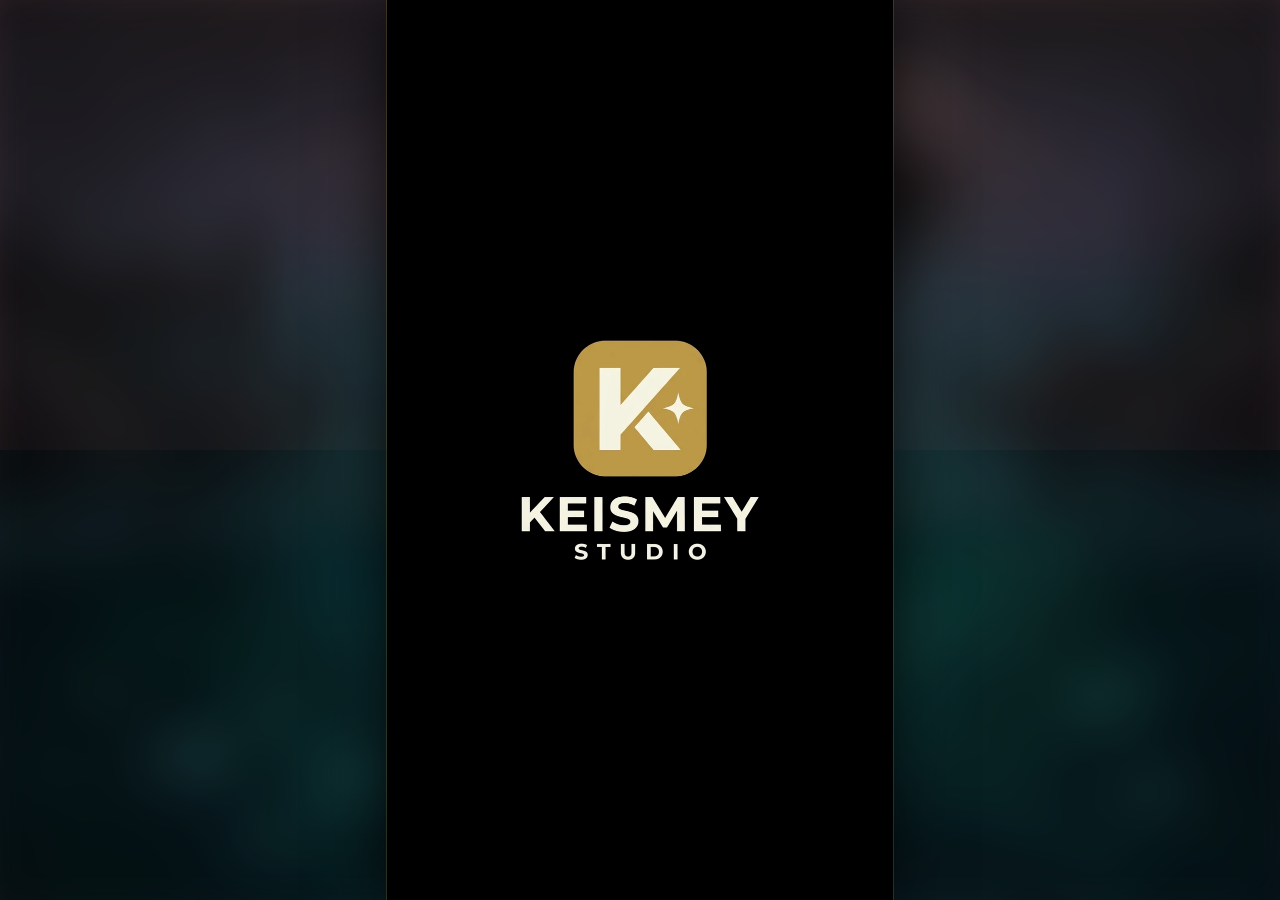
<file: en.html>
<!doctype html>
<html lang="en"><head><meta charset="utf-8">
<meta name="viewport" content="width=device-width,initial-scale=1,viewport-fit=cover">
<title>Abysses</title>
<meta property="og:type" content="website">
<meta property="og:site_name" content="Keismey Studio">
<meta property="og:title" content="Abysses">
<meta property="og:description" content="Fish by night, sell your catch in the village and uncover the secrets of the abyss. Free, no ads, in your browser.">
<meta property="og:url" content="https://keismey.github.io/Abysses/en.html">
<meta property="og:image" content="https://keismey.github.io/Abysses/og.jpg">
<meta property="og:image:width" content="1200">
<meta property="og:image:height" content="630">
<meta property="og:image:alt" content="Abysses · Keismey Studio">
<meta property="og:locale" content="en_GB">
<meta property="og:locale:alternate" content="fr_FR">
<meta name="twitter:card" content="summary_large_image">
<meta name="twitter:title" content="Abysses">
<meta name="twitter:description" content="Fish by night, sell your catch in the village and uncover the secrets of the abyss. Free, no ads, in your browser.">
<meta name="twitter:image" content="https://keismey.github.io/Abysses/og.jpg">
<link rel="manifest" href="manifest-en.webmanifest">
<meta name="theme-color" content="#03141a">
<link rel="icon" href="icons/icon-192.png">
<link rel="apple-touch-icon" href="icons/apple-touch-icon.png">
<meta name="mobile-web-app-capable" content="yes">
<meta name="apple-mobile-web-app-capable" content="yes">
<meta name="apple-mobile-web-app-status-bar-style" content="black-translucent">
<meta name="apple-mobile-web-app-title" content="Abysses">
<link rel="stylesheet" href="fonts/fonts.css">
<style>
:root{--fond:#03141a;--or:#ffd166;--ecume:#e8f1f2;color-scheme:dark;box-sizing:border-box;padding-top:env(safe-area-inset-top,0px);padding-bottom:env(safe-area-inset-bottom,0px)}
@media (prefers-color-scheme:dark){:root:not([data-theme="light"]){--fond:#03141a;--or:#ffd166;--ecume:#e8f1f2}}
:root[data-theme="dark"]{--fond:#03141a;--or:#ffd166;--ecume:#e8f1f2}
html{scroll-padding-top:env(safe-area-inset-top,0px)}
html,body{height:100%;margin:0}
body{background:var(--fond);color:var(--ecume);font-family:'Fredoka',system-ui,sans-serif;display:flex;flex-direction:column;overflow:hidden;touch-action:none;touch-action:pinch-zoom;user-select:none;-webkit-user-select:none}
#stage{flex:1;min-height:0;position:relative;display:flex;align-items:center;justify-content:center;width:100%;max-width:min(100vw,calc(100dvh*.5625));margin:0 auto;overflow:hidden}@media (min-aspect-ratio:3/4){body{background:radial-gradient(ellipse at 50% 40%,#0c2f38 0%,#04161c 55%,#010507 100%)}body::before{content:'';position:fixed;inset:-40px;background:var(--tbg) center/cover;filter:blur(28px) brightness(.45) saturate(1.1);opacity:.9;pointer-events:none}#stage{box-shadow:0 0 0 1px #ffd16626,0 0 60px #000c}}
#rot{display:none;position:fixed;inset:0;z-index:100;background:#03141af5;color:var(--or);flex-direction:column;align-items:center;justify-content:center;gap:14px;font:700 18px Cinzel,Fredoka,serif;letter-spacing:.04em;text-align:center;padding:20px}#rot svg{width:54px;height:54px;fill:none;stroke:currentColor;stroke-width:1.6;stroke-linecap:round;stroke-linejoin:round;animation:rot 2.4s ease-in-out infinite}@keyframes rot{0%,30%{transform:rotate(-90deg)}60%,100%{transform:rotate(0)}}@media (prefers-reduced-motion:reduce){#rot svg{animation:none}}@media (orientation:landscape) and (max-height:500px) and (pointer:coarse){#rot{display:flex}html:has(input:focus,textarea:focus) #rot{display:none}}
canvas{display:block;touch-action:none}
#bar{position:absolute;left:0;right:0;bottom:12px;z-index:2;display:flex;justify-content:center;gap:8px}#bar .tb{background:#03141acc;color:var(--or);border:1px solid #ffd16688;font-size:14px;padding:9px 13px;-webkit-backdrop-filter:blur(6px);backdrop-filter:blur(6px)}.b:disabled{opacity:.4}.s{font-size:15px;padding:8px 14px}small{opacity:.7}
.b{font:inherit;font-weight:600;font-size:15px;color:var(--fond);background:var(--or);border:0;border-radius:22px;padding:10px 14px;cursor:pointer}
.b:focus-visible{outline:2px solid var(--ecume);outline-offset:2px}
#ov{position:absolute;inset:0;z-index:3;background:#03141af0;display:flex;flex-direction:column;align-items:center;justify-content:center;justify-content:safe center;gap:12px;padding:20px;text-align:center;overflow:auto}
#ov[hidden]{display:none}
#ov .vrow{display:flex;align-items:center;justify-content:space-between;gap:12px;width:100%;max-width:300px;font-weight:600}#ov .vrow input{flex:1;max-width:60%;accent-color:#ffd166}
#vil{position:absolute;inset:0;z-index:2;background:#1a1118}#vil[hidden]{display:none}#vil svg{position:absolute;inset:0;width:100%;height:100%}#vil .hd,#vil .ft{position:absolute;left:0;right:0;display:flex;flex-direction:column;align-items:center;gap:6px;padding:12px;pointer-events:none;text-shadow:0 1px 4px #000}#vil .hd{top:0}#vil .ft{bottom:0;padding-bottom:18px}#vil .ft .b{pointer-events:auto}
h2{font-size:30px;font-weight:600;margin:0;color:var(--or)}
p{margin:0;font-size:17px;line-height:1.4}
.row{display:flex;justify-content:space-between;gap:16px;width:100%;max-width:300px;font-size:16px;text-align:left}

.b:not(.tb){font-family:'Cinzel',Fredoka,serif;font-weight:700;letter-spacing:.3px;color:#2a1608;background:linear-gradient(#ffe39a,#e0a838 58%,#b9791f);border:2px solid #5a3510;border-radius:12px;padding:10px 18px;box-shadow:0 3px 0 #5a3510,0 7px 12px #0009,inset 0 1px 0 #fff9;text-shadow:0 1px 0 #ffe9b088}
.b:not(.tb):active{transform:translateY(2px);box-shadow:0 1px 0 #5a3510,0 3px 6px #0009,inset 0 1px 0 #fff9}
.b:disabled{filter:grayscale(.85) brightness(.65)}
.b.s{font-size:13px;padding:7px 12px}
#bar .tb{font-family:'Cinzel',Fredoka,serif;font-weight:700;border-radius:12px}
h2{font-family:'Cinzel',Fredoka,serif;font-weight:700;letter-spacing:1px;text-shadow:0 2px 0 #5a3510,0 4px 10px #000a}
#ov{background:radial-gradient(ellipse at 50% 30%,#1c2b34fc,#060b10fe)}
.row{align-items:center;background:#ffffff0c;border:1px solid #ffd16633;border-radius:12px;padding:8px 12px;box-sizing:border-box}
#ov{border:40px solid transparent;border-image:url(a/6e6176323789.webp) 130 stretch;border-width:26px 23px 23px;border-image-width:40px;padding:4px;box-sizing:border-box}
.row{max-width:100%}
.b.s{min-height:40px;min-width:40px}.b:not(.tb){min-height:44px}
#ov.clr{background:linear-gradient(#0a060c55,#0a060caa)}.b{white-space:nowrap}
#vil .hd{background:linear-gradient(#120a10f0,#120a10b8 62%,#120a1000);padding-bottom:34px;text-align:center}#vil .hd h2{margin:0;font-size:22px}#vil .hd p{margin:0}#vil .sm{font-size:13px;color:#e8d9c0}
#vil .tip{font-size:13px;background:#120a10d0;border:1px solid #e0a83888;border-radius:12px;padding:6px 12px;margin:0;max-width:300px;text-align:center;pointer-events:none}
#vil.dk .hd,#vil.dk .ft,#vil.dk svg g{display:none}
*{-webkit-tap-highlight-color:transparent;-webkit-touch-callout:none}button,g,svg,svg *{outline:none}button:focus,button:active{outline:none}
.tab{font-family:'Cinzel',serif;font-weight:700;font-size:14px;padding:9px 18px;border:2px solid #4a3418;border-bottom:none;border-radius:12px 12px 0 0;background:#0a141a;color:#8f7f60;cursor:pointer;margin-bottom:-2px;box-shadow:inset 0 -8px 10px #0008}
.tab.on{background:linear-gradient(#3a5164,#1d2c37);color:#ffe39a;border-color:#e0a838;box-shadow:none;padding-top:12px}
.hl{animation:hl 2.6s ease-in-out infinite}@keyframes hl{0%,100%{opacity:.08}50%{opacity:.34}}
.fi{animation:fi 3s ease-in forwards}@keyframes fi{from{opacity:0}to{opacity:1}}
.nb{position:absolute;left:50%;top:19%;transform:translateX(-50%);font-family:Cinzel,serif;font-weight:700;color:#ffe39a;background:#120a10e6;border:2px solid #e0a838;border-radius:14px;padding:8px 16px;pointer-events:none;animation:nb 4s ease forwards;white-space:nowrap}@keyframes nb{0%{opacity:0}15%{opacity:1}80%{opacity:1}100%{opacity:0}}
#vil .rst{position:absolute;top:8px;right:8px;z-index:3;pointer-events:auto;font:600 11px Cinzel,serif;color:#e8d9c0;background:#120a10cc;border:1px solid #e0a83888;border-radius:8px;padding:5px 9px;opacity:.7}#vil.dk .rst{display:none}
#bb,#zb{display:none!important}#bar .tb{opacity:.8}#vil .rst.l{left:auto;right:8px;top:40px}.med{position:absolute;top:8px;left:8px;z-index:3;display:flex;flex-direction:column;align-items:center;gap:1px;pointer-events:none}.med img{width:54px;height:54px;filter:drop-shadow(0 2px 5px #000a);animation:mg 3s ease-in-out infinite}.med small{font:700 10px Cinzel,serif;color:#e8d9c0;letter-spacing:1px;text-shadow:0 1px 3px #000}@keyframes mg{50%{filter:drop-shadow(0 2px 5px #000a) brightness(1.18)}}
#etw{position:absolute;inset:0;z-index:2;background:#120a10;overflow:hidden}#etw[hidden]{display:none}
#etw .etbg{position:absolute;inset:0;width:100%;height:100%;object-fit:cover;object-position:32% 52%;filter:blur(6px) brightness(.36) saturate(.9);transform:scale(1.08)}
#etm{position:absolute;inset:0;display:flex;flex-direction:column;gap:8px;padding:10px 10px 12px;box-sizing:border-box}
.et-top{flex:none;display:flex;align-items:baseline;justify-content:space-between;padding:0 4px}.et-t{font:700 24px Cinzel,serif;color:#ffe39a;text-shadow:0 2px 0 #5a3510}.et-g{font:700 18px Cinzel,serif;color:#ffd166}.et-c{font:600 13px Cinzel,serif;color:#e8d9c0}
.et-cust{flex:none}.cbub{display:flex;align-items:center;gap:10px;background:#0c0709e0;border:2px solid;border-radius:16px;padding:8px 12px;font-size:15px;line-height:1.3;min-height:84px;box-sizing:border-box}.cbub svg{animation:cin .35s ease}@keyframes cin{from{transform:translateX(-24px);opacity:0}to{transform:none;opacity:1}}
.et-counter{flex:1;min-height:0;overflow:auto;background:linear-gradient(#5a3f2ad9,#3a2616d9);border:2px solid #e0a838;border-radius:14px;box-shadow:inset 0 6px 14px #0008;padding:10px;display:grid;grid-template-columns:1fr 1fr;gap:10px;align-content:start}
.sl{position:relative;background:linear-gradient(#2b1d14,#1c130d);border:2px solid #7a5a35;border-radius:12px;padding:10px 6px 8px;display:flex;flex-direction:column;align-items:center;gap:4px;text-align:center;min-height:132px;justify-content:center}.sl.emp{border-style:dashed;opacity:.5;color:#cbb89a}
.sl.lk{border-color:#ffd166;box-shadow:0 0 18px #ffd166}.sl[style*="--rc"]{border-color:var(--rc);box-shadow:0 0 16px var(--rc)}.lkf{position:absolute;top:-20px;left:50%;transform:translateX(-50%)}
.sl .x{position:absolute;top:0;right:0;width:34px;height:34px;background:none;border:0;color:#cbb89a;font-size:16px}.sl .nm{font-weight:600;line-height:1.15;padding:0 16px}
.pc{display:flex;align-items:center;gap:6px}.pc b{font:700 22px Cinzel,serif;min-width:46px}.b.st{min-width:44px;min-height:44px;padding:0;font-size:24px;touch-action:manipulation;user-select:none}
.adv{font:600 11px Cinzel,serif;color:#2a1608;background:#ffd166;border:0;border-radius:10px;padding:5px 9px;min-height:28px}.adv.old{background:#b79c6a;opacity:.85}.adv0{color:#a89878}
.et-tray{flex:none;display:flex;gap:8px;overflow-x:auto;padding:4px 2px;min-height:62px;align-items:center}.chip{flex:none;display:flex;flex-direction:column;align-items:center;justify-content:center;gap:2px;background:#1c130de6;border:2px solid;border-radius:12px;padding:6px 10px;min-height:54px;color:#e8d9c0}.chip:disabled{opacity:.4}
.et-bar{flex:none;display:flex;gap:8px;align-items:center;justify-content:center}

.et-vh{flex:none;padding:0 4px;color:#e8d9c0}.et-vit{flex:none;display:flex;gap:8px}
.vc{position:relative;flex:1;min-width:0;min-height:62px;background:linear-gradient(#3a2818,#241709);border:2px solid #e0a838;border-radius:12px;padding:6px 8px;display:flex;flex-direction:column;align-items:center;justify-content:center;text-align:center;font-size:13px;line-height:1.2}.vc.emp{border-style:dashed;border-color:#7a5a35;opacity:.55}.vc.lk{box-shadow:0 0 20px #ffd166;border-color:#ffd166}.vc .x{position:absolute;top:-2px;right:-2px;width:30px;height:30px;background:none;border:0;color:#cbb89a}
.pg{display:grid;grid-template-columns:1fr 1fr;gap:8px;width:100%}.pg .chip{flex:none;min-height:70px;position:relative;width:100%}.chip.sel{box-shadow:0 0 16px #ffd166;border-color:#ffd166!important;background:#3a2a16e6}.chip b{color:#ffd166;font:700 14px Cinzel,serif}.chip em{font-style:normal;font-size:11px;color:#8fe39b}
.up{color:#8fe39b}.dn{color:#ff8a7a}.sum{text-align:center;margin:auto}.sum p{margin:4px 0;font-size:18px}
.et-price{flex:none;display:flex;gap:8px;min-height:84px}.pbtn{flex:1;display:flex;flex-direction:column;align-items:center;justify-content:center;gap:2px;background:linear-gradient(#ffe39a,#e0a838 58%,#b9791f);border:2px solid #5a3510;border-radius:12px;color:#2a1608;font-family:Cinzel,serif;padding:6px 2px;box-shadow:0 3px 0 #5a3510}.pbtn b{font-size:14px}.pbtn span{font-size:17px;font-weight:700}.pbtn small{font-weight:700}.pbtn .up{color:#1b6b2f}.pbtn .dn{color:#a3261a}.pbtn:disabled{filter:grayscale(.9) brightness(.6)}.pbtn:active{transform:translateY(2px)}
.et-counter{display:block}
.cp{display:inline-block;color:#1a1008;border-radius:8px;padding:1px 8px;font:700 12px Cinzel,serif}

#etw{background:#120a10}#etw .etbg{filter:none;transform:none;object-position:50% 50%}
#etm{position:absolute;inset:0;display:block;padding:0;gap:0}
.eh{position:absolute;top:0;left:0;right:0;height:12%;padding:8px 8px 0;display:flex;flex-wrap:wrap;gap:6px;align-items:flex-start;align-content:flex-start;background:linear-gradient(#0c0709cc,#0c070900)}
.hp{display:flex;align-items:center;gap:5px;background:#1a0f08d9;border:1.5px solid #e0a838;border-radius:14px;padding:2px 10px 2px 6px;font:700 15px Cinzel,serif;color:#ffe39a;height:28px;box-sizing:border-box}.hp img{width:20px;height:20px}.hp i{width:40px;height:6px;background:#ffffff30;border-radius:3px;overflow:hidden}.hp u{display:block;height:100%;background:#ffd166}.hp.cl{font-size:12px;color:#e8d9c0}
.hb{margin-left:auto;display:flex;gap:6px}.mb{font:700 12px Cinzel,serif;color:#2a1608;background:linear-gradient(#ffe39a,#e0a838);border:1.5px solid #5a3510;border-radius:9px;padding:4px 9px;min-height:30px;box-shadow:0 2px 0 #5a3510}.mb:disabled{filter:grayscale(.9) brightness(.65)}.mb:active{transform:translateY(1px)}
.sc{position:absolute;top:11%;bottom:44%;left:0;right:0}
.por{position:absolute;bottom:0;left:50%;transform:translateX(-50%);height:78%;filter:drop-shadow(0 4px 8px #0008)}.por.in{animation:pin .45s ease}.por{clip-path:inset(0 0 12.1% 0)}#etm .vr{z-index:4}@keyframes pin{from{opacity:0;transform:translateX(-90%)}to{opacity:1;transform:translateX(-50%)}}
.bub{position:absolute;top:0;left:4%;right:4%;border:solid transparent;border-width:16px 18px 30px 18px;border-image-slice:30 28 52 28 fill;padding:2px 4px;min-height:40px;border-image-repeat:stretch;color:#3a2412;font-size:14px;line-height:1.3;text-align:center;filter:drop-shadow(0 3px 6px #0007)}.bub .bt{margin:0}.bub.big{top:10%}.bub .cp{font-size:11px}.bub small{color:#6a4a2a}
.tray{position:absolute;left:50%;bottom:-26px;transform:translateX(-50%);width:104px;height:104px;z-index:3;text-align:center}.tray .tb{width:104px;height:104px}.tray .tf{position:absolute;left:50%;top:48%;transform:translate(-50%,-50%);max-width:70px;max-height:46px}.tray span{position:absolute;left:50%;bottom:-6px;transform:translateX(-50%);white-space:nowrap;font:700 11px Cinzel,serif;color:#ffe39a;background:#1a0f08e6;border-radius:8px;padding:1px 7px}
.cnt{position:absolute;top:56%;bottom:17%;left:0;right:0;padding:4px 8px 4px;display:flex;flex-direction:column;background:linear-gradient(#2a1a10d9,#150d08ee);border-top:2px solid #e0a838;box-sizing:border-box;z-index:2}
.vh{flex:none;font:600 11px Cinzel,serif;color:#e8d9c0;padding:1px 4px}.vr{flex:none;display:flex;gap:4px;overflow-x:auto;padding:2px 0}
.st{position:relative;flex:none;width:72px;height:54px}.st .sb{position:absolute;left:0;bottom:0;width:72px}.st .sfw{position:absolute;left:0;right:0;bottom:20px;display:flex;justify-content:center;z-index:1}.st .fz{max-width:46px;max-height:30px;object-fit:contain}.st .pt{position:absolute;left:50%;bottom:6px;transform:translateX(-50%);font:700 10px Cinzel,serif;color:#3a2412;z-index:2}.st.lk{filter:drop-shadow(0 0 8px #ffd166) drop-shadow(0 0 4px #ffd166)}.st .x{position:absolute;top:-4px;right:-2px;width:22px;height:22px;border:0;border-radius:11px;background:#120a10cc;color:#ffe39a;font-size:11px;z-index:3}
.fg{flex:1;min-height:0;overflow-x:auto;overflow-y:hidden;display:grid;grid-auto-flow:column;grid-template-rows:repeat(2,minmax(0,1fr));grid-auto-columns:62px;gap:5px;padding:2px 0}
.fc{position:relative;display:flex;flex-direction:column;align-items:center;justify-content:center;gap:0;background:linear-gradient(#3b2a1a,#241709);border:2px solid var(--rc);border-radius:10px;color:#e8d9c0;padding:2px;line-height:1.05}.fc .fz{max-width:44px;max-height:22px;object-fit:contain}.fc b{font:700 12px Cinzel,serif;color:#ffd166}.fc small{font-size:9px}.fc small .up{color:#8fe39b}.fc small .dn{color:#ff8a7a}.fc .ok{position:absolute;top:-6px;right:-5px;width:20px;height:20px}.fc.sel{box-shadow:0 0 14px #ffd166;border-color:#ffd166;background:#4a3418}.fc:disabled{opacity:.35}
.bd{position:absolute;top:83%;bottom:0;left:0;right:0;display:flex;align-items:center;justify-content:center;gap:4px;padding:2px 6px 8px;z-index:2}
.ps{flex:1;height:100%;max-height:118px;display:flex;flex-direction:column;align-items:center;justify-content:center;gap:1px;border:solid transparent;border-width:24px 20px;border-image-slice:28 fill;border-image-repeat:stretch;background:none;color:#fff;font-family:Cinzel,serif;padding:0;filter:drop-shadow(0 3px 4px #000a);text-shadow:0 1px 2px #000}.ps:disabled{filter:grayscale(.9) brightness(.55)}.ps:active{transform:translateY(2px)}
.ps .pl{font-size:12px;font-weight:700;color:#f6e6c0}.ps .pg2{display:flex;align-items:center;gap:3px;font-size:18px;font-weight:700;color:#ffe39a}.ps .pg2 img{width:18px;height:18px}.ps .pr{display:flex;align-items:center;gap:2px;font-size:13px;font-weight:700}.ps .pr img{width:14px;height:14px}.ps .pr.up{color:#b8ffb0}.ps .pr.dn{color:#ffb0a0}

#etw .etbg{display:none}
.wrap{position:absolute;top:0;bottom:0;left:50%;transform:translateX(-50%);aspect-ratio:576/1032;overflow:visible}.wrap img.bgi{position:absolute;left:0;top:0;width:100%;height:100%}.wrap img.fgi{position:absolute;left:0;top:65.7%;width:100%;height:34.3%}
#scn{position:absolute;left:0;right:0;top:20%;height:52%;pointer-events:none}
.por{position:absolute;bottom:0;left:50%;transform:translateX(-50%);height:100%;filter:drop-shadow(0 4px 8px #0008);-webkit-mask-image:linear-gradient(90deg,transparent 0,#000 15%,#000 85%,transparent 100%);mask-image:linear-gradient(90deg,transparent 0,#000 15%,#000 85%,transparent 100%)}
#etm{position:absolute;inset:0;pointer-events:none}#etm button{pointer-events:auto}#etm .st{pointer-events:auto}
.sc{display:none}
.bub{position:absolute;top:11%;left:4%;right:4%;z-index:3}
.tray{position:absolute;left:50%;top:47.5%;transform:translateX(-50%);width:104px;height:104px;z-index:5;text-align:center}
.vlab,.flab{position:absolute;left:8px;z-index:3;font:700 11px Cinzel,serif;color:#f6e6c0;background:#1a0f08cc;border-radius:9px;padding:1px 9px;text-shadow:0 1px 2px #000}.vlab{top:59.4%}.flab{top:69%}
.vr{position:absolute;left:0;right:0;top:61.6%;height:6.9%;min-height:50px;display:flex;gap:4px;overflow-x:auto;padding:0 8px;z-index:3;pointer-events:auto}
.fg{position:absolute;left:0;right:0;top:70.8%;height:12.2%;padding:0 8px;z-index:3;overflow-x:auto;overflow-y:hidden;display:grid;grid-auto-flow:column;grid-template-rows:repeat(2,minmax(0,1fr));grid-auto-columns:88px;gap:4px;pointer-events:auto}
.fc{flex-direction:row!important;justify-content:flex-start!important;gap:4px!important;padding:2px 5px!important;background:rgba(36,23,12,.86)!important;text-align:left}.fc .fz{max-width:34px!important;max-height:26px!important;flex:none}.fc .ft2{display:flex;flex-direction:column;line-height:1.05}.fc .ft2 b{font:700 12px Cinzel,serif;color:#ffd166}.fc .ft2 small{font-size:9px;color:#d9ccb0}.fc .ok{top:-6px!important;right:-5px!important}
.emp2{margin:auto;padding:6px;background:#1a0f08cc;border-radius:9px}
.tavw{width:100%;max-width:340px;height:100%;min-height:0;display:flex;flex-direction:column;gap:6px;text-align:left}.pr2{display:contents}.pn{display:flex;flex-direction:column;flex:1 1 auto}.pn>:not(h3){margin-top:auto;margin-bottom:auto}.tact{flex:none}.tbn{flex:none}
.tbn{align-self:center;width:200px;height:131px;margin:-6px 0 -10px;padding-top:35px;box-sizing:border-box;background-size:100% 100%;background-repeat:no-repeat;display:flex;flex-direction:column;align-items:center;justify-content:center;gap:2px;filter:drop-shadow(0 4px 6px #000a)}.tbn h2{font-size:22px;line-height:1.1;color:#ffe39a}.tg{display:flex;align-items:center;gap:4px;font:700 14px Cinzel,serif;color:#ffe39a;text-shadow:0 1px 2px #000}.tg img,.ci{width:16px;height:16px;vertical-align:middle}.ci{margin-left:3px}
.pn{box-sizing:border-box;min-width:0;border:solid transparent;border-width:18px 16px;padding:0 6px;border-image-slice:28 fill;border-image-repeat:stretch;color:#f6e6c0;filter:drop-shadow(0 3px 5px #000a);text-shadow:0 1px 2px #000;font-size:14px;line-height:1.25}
.pn h3{margin:0 0 6px;font:700 12px Cinzel,serif;letter-spacing:1px;text-transform:uppercase;color:#ffe39a;border-bottom:1px solid #ffd16655;padding-bottom:3px}.pn small{opacity:.85;font-size:12px}.pn b{color:#ffe39a}
.ord{display:flex;gap:10px;align-items:center}.mp{width:54px;flex:none;align-self:flex-end;filter:drop-shadow(0 2px 3px #000a)}.od{flex:1;min-width:0;display:flex;flex-direction:column;gap:4px}.ol{font-size:15px;font-weight:700;color:#fff3d0;margin:0;line-height:1.2}
.pb{height:9px;border-radius:5px;background:#0006;border:1px solid #ffd16688;overflow:hidden}.pb i{display:block;height:100%;background:linear-gradient(#ffe39a,#e0a838);border-radius:5px}.os{display:flex;justify-content:space-between;font-size:12px}
.dmd{display:flex;align-items:center;gap:10px}.dmd img{width:56px;max-height:36px;object-fit:contain;filter:drop-shadow(0 2px 3px #000a)}.evt{font-size:14px}
.rum{display:grid;grid-template-columns:1fr 1fr;gap:10px}.rum h4{margin:0 0 4px;display:flex;align-items:center;gap:4px;font:700 12px Cinzel,serif}.rum h4 img{width:14px;height:14px}.rum h4.up{color:#a8f0a8}.rum h4.dn{color:#ffb0a0}
.rm{display:flex;align-items:center;gap:5px;margin:2px 0;font-size:12px}.rm img{width:30px;max-height:18px;object-fit:contain;flex:none}.rm span{flex:1;min-width:0;line-height:1.1}.rm b{font-size:11px;flex:none}.rm img{width:24px}
.row .b{flex:none;display:inline-flex;align-items:center;justify-content:center;gap:2px;box-sizing:border-box}.row>span{min-width:0;flex:1}
.stabs{flex:none;display:flex;gap:6px}.tabx{flex:1;font:700 14px Cinzel,serif;padding:8px 6px;min-height:40px;border:2px solid #5a3510;border-radius:12px;background:linear-gradient(#3a2818,#241709);color:#cbb89a;box-shadow:0 3px 0 #1a0f08}.tabx.on{background:linear-gradient(#ffe39a,#e0a838 58%,#b9791f);color:#2a1608;box-shadow:0 3px 0 #5a3510}
.shl{flex:1 1 auto;display:flex;flex-direction:column;gap:8px;justify-content:center}.shl .pn{flex:1 1 0;flex-direction:row;align-items:center;gap:10px}.shl .pn>*{margin:0!important}.shl .pn.nt{flex:none;justify-content:center;text-align:center}
.ic{flex:none;width:46px;height:46px;border-radius:12px;background:radial-gradient(#4a3418,#1c130d);border:2px solid #e0a838;display:flex;align-items:center;justify-content:center}.ic svg{width:28px;height:28px;fill:none;stroke:#ffe39a;stroke-width:2.2;stroke-linecap:round;stroke-linejoin:round}.ic img{max-width:38px;max-height:34px;object-fit:contain}
.sx{flex:1;min-width:0;display:flex;flex-direction:column;gap:3px}.st1{display:flex;align-items:baseline;justify-content:space-between;gap:6px;font:700 15px Cinzel,serif;color:#fff3d0}.st1 em{font:600 11px Cinzel,serif;color:#e8d9c0;font-style:normal;white-space:nowrap}.fx{display:flex;flex-wrap:wrap;gap:0 6px;font-size:12px;line-height:1.2}.vv{white-space:nowrap}.sx .pb{margin:1px 0}.fx b{color:#ffe39a}.fx .nx{color:#a8f0a8}
.pp{display:flex;gap:3px}.pp i{width:14px;height:6px;border-radius:3px;background:#0006;border:1px solid #ffd16688}.pp i.on{background:linear-gradient(#ffe39a,#e0a838)}
.bt{flex:none;min-width:78px}.shw.t1 .pp,.shw.t2 .pp,.shw.t3 .pp{display:none}.shw.t2 .ic,.shw.t3 .ic{width:38px;height:38px}.shw.t2 .ic svg,.shw.t3 .ic svg{width:22px;height:22px}.shw.t3 .fx{display:none}.shw.t3 .shl{gap:5px}.shw.t3 .shl .pn.sp{border-width:11px 14px}.shw.t3 .ic{width:32px;height:32px;border-radius:9px}.shw.t3 .ic svg{width:19px;height:19px}.shw.t3 .bt{min-height:34px;padding:4px 10px}.shw.t3 .shl .pn.nt{border-width:10px 14px}.shw.t3 .st1{font-size:14px}
.shl .pn.ms,.shl .pn.fp{flex-direction:column;align-items:stretch;justify-content:center;gap:4px}.shl .pn.fp{flex:0 0 auto}.shl .pn.fl0{flex:1 1 0;min-height:90px}.shl .pn.fp>*{margin:0!important}
.ms h3,.fp h3{display:flex;justify-content:space-between;align-items:baseline}.ms h3 em,.fp h3 em{font:600 11px Cinzel,serif;font-style:normal;color:#e8d9c0}

.mbq{font-size:12px}.ms.ok .mbq b{color:#a8f0a8}.mh{flex:1 0 100%;text-align:center;opacity:.7;font-size:11px}

.fl0{display:flex;flex-direction:column}.fl{flex:1;min-height:0;overflow:auto;display:grid;grid-template-columns:1fr;gap:4px;align-content:start}.fl .fmc{font-size:12px;min-height:34px}.fl .fmc img{width:38px;max-height:22px}.fmc{display:flex;align-items:center;gap:5px;padding:4px 6px;border-radius:9px;border:1px solid #ffd16666;background:#0005;color:#f6e6c0;font-size:11px;text-align:left;min-height:38px}.fmc:disabled{opacity:.45}.fmc img{width:30px;max-height:20px;object-fit:contain;flex:none}.fmc span{flex:1;min-width:0;line-height:1.05}.fmc b{color:#ffe39a;font-size:11px;white-space:nowrap;flex:none}
#bar #rb{font:700 15px Cinzel,serif;color:#2a1608;background:linear-gradient(#ffe39a,#e0a838 58%,#b9791f);border:2px solid #5a3510;border-radius:14px;padding:10px 20px;min-height:46px;opacity:1!important;box-shadow:0 3px 0 #5a3510,0 0 14px #ffd16688}#bar #rb.hot{animation:rbp 1.1s ease-in-out infinite}@keyframes rbp{50%{transform:scale(1.07);box-shadow:0 3px 0 #5a3510,0 0 26px #ffd166}}
#retb{position:absolute;left:0;right:0;top:28%;display:flex;justify-content:center;z-index:5;pointer-events:none;animation:rbi .5s ease}#retb[hidden]{display:none}.rbp{width:300px;height:196px;background-size:100% 100%;display:flex;flex-direction:column;align-items:center;justify-content:center;padding-top:34px;box-sizing:border-box;filter:drop-shadow(0 6px 10px #000a);text-align:center}.rbp h2{font-size:24px;margin:0;color:#ffe39a}.rbp p{margin:4px 0 0;font-size:14px;color:#fff3d0}@keyframes rbi{from{opacity:0;transform:translateY(-14px)}}
.bgl{pointer-events:auto;cursor:pointer;text-decoration:underline dotted;padding:4px 2px}#vil .kc{color:#7fe0ff}#vil .inf{font-size:12px;line-height:1.35}#vil .inf small{opacity:.85}#ov .dpx{display:block;font-size:10px;line-height:1.1;color:#7fe0ff;margin:-1px 0 2px}#ov textarea{width:100%;max-width:300px;box-sizing:border-box;font:12px/1.35 monospace;color:#e8f1f2;background:#00000066;border:1px solid #ffd16655;border-radius:8px;padding:8px;resize:none;word-break:break-all}#ov .pmsg{min-height:1.2em;color:#ffd166}.rst.sd.w::after{content:"";position:absolute;top:-3px;right:-3px;width:9px;height:9px;border-radius:50%;background:#ff7a59;box-shadow:0 0 6px #ff7a59}#upd{position:absolute;z-index:60;left:50%;top:calc(8px + env(safe-area-inset-top,0px));transform:translateX(-50%);display:flex;gap:8px;align-items:center;background:#120a10ee;border:1px solid #e0a838;border-radius:10px;padding:6px 10px;font:600 12px Fredoka,sans-serif;color:#e8d9c0;white-space:nowrap}#upd button{font:600 12px Cinzel,serif;color:#120a10;background:#ffd166;border:0;border-radius:6px;padding:5px 9px}#upd .x{background:none;color:#e8d9c0;font-size:16px;padding:2px 4px}
#spl{position:absolute;inset:0;z-index:70;display:flex;align-items:center;justify-content:center;background:#020a0d;cursor:pointer;overflow:hidden}#spl .lg{position:absolute;inset:0;display:flex;flex-direction:column;align-items:center;justify-content:center;gap:14px;background:#000;transition:opacity .7s;z-index:2}#spl .lg img{width:min(62%,260px);height:auto;opacity:0;animation:spIn 1s ease .15s forwards}#spl .lg b{font:700 22px Cinzel,serif;letter-spacing:.18em;color:#e8d9c0;opacity:0;animation:spIn 1s ease .15s forwards}#spl .tt{position:absolute;inset:0;display:flex;flex-direction:column;align-items:center;justify-content:space-between;padding:calc(env(safe-area-inset-top,0px) + 13%) 20px calc(env(safe-area-inset-bottom,0px) + 11%);box-sizing:border-box;background:linear-gradient(#020a0d55,#020a0d00 35%,#020a0d00 60%,#020a0dcc),var(--tbg) center/cover,#03141a}#spl h1{margin:0;font:700 clamp(40px,15vmin,64px) Cinzel,serif;letter-spacing:.06em;background:linear-gradient(#fff3c4,#ffd166 45%,#c98a2a);-webkit-background-clip:text;background-clip:text;color:transparent;filter:drop-shadow(0 3px 0 #2a1608) drop-shadow(0 0 22px #ffd16666);opacity:0;animation:spIn 1.4s ease .2s forwards}#spl .sub{margin:6px 0 0;font:600 12px Fredoka,sans-serif;letter-spacing:.16em;white-space:nowrap;text-transform:uppercase;color:#cfe6ea;opacity:0;animation:spIn 1.4s ease .6s forwards}#spl .go{font:600 15px Cinzel,serif;color:#f2e6c9;text-shadow:0 1px 6px #000;opacity:0;animation:spIn 1s ease 1.2s forwards,spBl 2.2s ease-in-out 2.2s infinite}#spl.out{opacity:0;transition:opacity .6s;pointer-events:none}@keyframes spIn{from{opacity:0;transform:translateY(8px)}to{opacity:1;transform:none}}@keyframes spBl{50%{opacity:.35}}
#ov .pnl{width:100%;max-width:330px;max-height:62vh;overflow:auto;text-align:left;display:flex;flex-direction:column;gap:8px}#ov .pnl details{background:#ffffff0d;border:1px solid #ffd16640;border-radius:10px;padding:8px 12px}#ov .pnl summary{cursor:pointer;font:700 14px Cinzel,serif;color:#ffd166;display:flex;justify-content:space-between;align-items:baseline;gap:8px;list-style:none}#ov .pnl summary::-webkit-details-marker{display:none}#ov .pnl summary::after{content:'▾';color:#ffd16699}#ov .pnl details[open] summary::after{content:'▴'}#ov .pnl summary small{font:500 11px Fredoka,sans-serif;color:#cfe6ea99;margin-left:auto}#ov .pnl ul{margin:8px 0 2px;padding-left:18px;font-size:13px;line-height:1.4;color:#e8f1f2}#ov .pnl li{margin:3px 0}
.tcol{display:flex;flex-direction:column;gap:8px;align-items:center;width:100%}.fn{display:block;font-style:normal;white-space:nowrap;overflow:hidden;text-overflow:ellipsis}.fmc span small{display:block;line-height:1.1}.fmc.unk img{filter:brightness(0) opacity(.45)}.fmc small.up{color:#a8f0a8}.fmc small.dn{color:#ffb0a0}.fmc.sm{box-shadow:inset 0 0 0 1px #ffb86b}.fmc.lw{opacity:.6}
#mus{position:absolute;inset:0;z-index:6;display:flex;flex-direction:column;padding:calc(env(safe-area-inset-top,0px) + 12px) 12px 12px;box-sizing:border-box;color:#f2e6c9;background:linear-gradient(#06110ecc,#06110e99 30%,#06110ebb),var(--bgm) center/cover,#0a1917;overflow:hidden}#mus[hidden]{display:none}
.mhd{position:relative;text-align:center;margin:6px 0 4px}.mhd small{display:block;margin-top:8px;font:600 11px Cinzel,serif;color:#bcd6c8;letter-spacing:.5px}
.mft{display:flex;justify-content:center;margin-top:8px}.mbt{font:700 15px Cinzel,serif;color:#2a1608;background:linear-gradient(#f6dd90,#e0a838 58%,#b9791f);border:2px solid #5a3510;border-radius:14px;padding:10px 34px;min-height:44px;box-shadow:0 3px 0 #5a3510}
.msc{position:relative;flex:1;min-height:0;overflow:auto;padding:4px 2px 8px;-webkit-overflow-scrolling:touch}.gs{content-visibility:auto;contain-intrinsic-size:auto 160px;margin-bottom:12px}
.grail{display:flex;align-items:center;gap:8px;margin:0 2px 7px}.grail b{font:700 12px Cinzel,serif;letter-spacing:1.5px;text-transform:uppercase;color:#e8c26a;white-space:nowrap}.grail em{font:600 11px Cinzel,serif;font-style:normal;color:#bcd6c8}.grail i{flex:1;height:3px;border-radius:2px;background:linear-gradient(90deg,#e8c26a,#7a551799 60%,transparent)}
.gbonus{font:700 11px Cinzel,serif;padding:3px 9px;border-radius:10px;background:#0007;border:1px solid #ffffff26;color:#9fb6aa;white-space:nowrap}.gs.ok .gbonus{background:linear-gradient(#c9f5cf,#5bbf72);color:#0c2a14;border-color:#e6ffe9;box-shadow:0 0 12px #7dffa088}
.tiles{display:grid;grid-template-columns:repeat(4,minmax(0,1fr));gap:8px}.tl{display:flex;flex-direction:column;align-items:center;gap:3px;padding:0;background:none;border:0;color:#f2e6c9;min-width:0}.tli{width:100%;aspect-ratio:1;border-radius:6px;padding:3px;box-sizing:border-box;background:linear-gradient(135deg,#6d5a2e,#3a2f16);display:flex}.tli img{width:100%;height:100%;object-fit:contain;border-radius:3px;background:radial-gradient(90% 85% at 50% 25%,#3c5f55,#10231f);padding:4px;box-sizing:border-box;filter:brightness(0) opacity(.4)}
.tl.seen .tli img{filter:saturate(.35) brightness(.7)}.tl.has .tli{background:linear-gradient(135deg,#f6dd90,#a67a25 40%,#ebc96d 62%,#7a5517);box-shadow:0 0 12px #ffd16666}.tl.has .tli img{filter:none}.tln{font:700 9px Cinzel,serif;line-height:1.1;text-align:center;max-width:100%;overflow:hidden;text-overflow:ellipsis;white-space:nowrap;color:#a9c0b4}.tl.has .tln{color:#ffe39a}
#mdt{position:absolute;inset:0;z-index:7;display:flex;align-items:center;justify-content:center;background:#000a}#mdt[hidden]{display:none}.dc{width:min(300px,86%);padding:16px;border-radius:14px;text-align:center;background:linear-gradient(#1f4038,#0f2420);border:2px solid #7a5517;box-shadow:0 12px 30px #000c}.dc.has{border-color:#f0cf7c;box-shadow:0 0 24px #ffd16688,0 12px 30px #000c}.dci{height:130px;border-radius:8px;background:radial-gradient(90% 85% at 50% 25%,#4a7266,#10231f);display:flex;align-items:center;justify-content:center}.dci img{max-width:86%;max-height:86%;object-fit:contain}.dci img.no{filter:brightness(0) opacity(.4)}.dc h3{margin:10px 0 0;color:#ffe39a;font:700 18px Cinzel,serif}.dc p{margin:4px 0;font-size:13px;color:#d6e6dc}.drar{text-transform:uppercase;letter-spacing:1px;font:700 11px Cinzel,serif}.dc .mbt{margin-top:10px;padding:8px 26px}
#fum{position:absolute;inset:0;z-index:6;display:flex;flex-direction:column;padding:calc(env(safe-area-inset-top,0px) + 10px) 10px 10px;box-sizing:border-box;color:#f1dcc0;overflow:hidden;background:linear-gradient(#0a0605aa,#0a060566 40%,#0a0605cc),var(--bgf) center/cover,#0a0605}#fum[hidden]{display:none}

.fsm{position:absolute;bottom:70px;width:90px;height:90px;border-radius:50%;background:radial-gradient(#ffffff26,transparent 70%);filter:blur(10px);pointer-events:none;animation:smk 7s linear infinite}.fsm.a{left:8%}.fsm.b{left:44%;animation-delay:-2.5s}.fsm.c{right:6%;animation-delay:-5s}@keyframes smk{0%{transform:translateY(0) scale(.6);opacity:0}15%{opacity:.8}100%{transform:translateY(-640px) scale(2.2);opacity:0}}
.fh{position:relative;display:flex;flex-direction:column;align-items:center;gap:6px;margin:4px 0 6px}.fh small{font:700 13px Cinzel,serif;color:#ffd9a8}
.rack{position:relative;flex:none}.rrow{position:relative;display:grid;grid-template-columns:repeat(4,minmax(0,1fr));gap:6px;padding:14px 6px 4px;margin-bottom:2px}.rrow::before{content:'';position:absolute;left:0;right:0;top:0;height:13px;border-radius:7px;background:repeating-linear-gradient(90deg,#00000018 0 3px,transparent 3px 11px),linear-gradient(#9a6a34,#4f2f14);box-shadow:0 4px 8px #000b,inset 0 1px 0 #ffd9a044}
.hk{position:relative;height:66px;min-width:0;display:flex;flex-direction:column;align-items:center}.hk>.rope{width:2px;height:14px;background:#cdb07a}.hh{width:16px;height:16px;border:3px solid #a89268;border-top:0;border-radius:0 0 16px 16px;opacity:.7}.hf{position:relative;display:flex;flex-direction:column;align-items:center;gap:2px;padding:0;background:none;border:0;color:#ffd9a8;transform-origin:50% 0;animation:sw 4s ease-in-out infinite}.hk:nth-child(2n) .hf{animation-delay:-1.3s}.hk:nth-child(3n) .hf{animation-delay:-2.4s}@keyframes sw{50%{transform:rotate(3deg)}0%,100%{transform:rotate(-3deg)}}
.hf .rope{width:2px;height:14px;background:#cdb07a}.hf img{width:min(64px,100%);max-height:34px;object-fit:contain;filter:drop-shadow(0 4px 4px #000a)}.hf small{font:700 10px Cinzel,serif;white-space:nowrap;display:flex;align-items:center;gap:1px}.hf small .ci,.fcd small .ci{width:12px;height:12px;margin-left:2px}.hk.smoking::after{content:'';position:absolute;top:18px;width:30px;height:46px;border-radius:50%;background:radial-gradient(#ffffff33,transparent 70%);filter:blur(6px);animation:smk2 3s ease-in infinite}@keyframes smk2{0%{transform:translateY(8px) scale(.6);opacity:0}30%{opacity:.8}100%{transform:translateY(-40px) scale(1.6);opacity:0}}
.smk{filter:sepia(.7) saturate(.9) brightness(.82) contrast(1.1) drop-shadow(0 0 3px #ff9a3c66)}
.fsc{position:relative;flex:1;min-height:0;display:flex;flex-direction:column;margin-top:6px;border-radius:12px;background:#120a07cc;border:1px solid #6a3a1a;box-shadow:inset 0 0 20px #000a}.fhd2{display:flex;justify-content:space-between;align-items:baseline;padding:8px 12px 4px;font:700 12px Cinzel,serif;letter-spacing:1px;text-transform:uppercase;color:#ffb066}.fhd2 em{font-style:normal;color:#e0c8a8}
.fcl{flex:1;min-height:0;overflow:auto;display:grid;grid-template-columns:repeat(3,minmax(0,1fr));gap:6px;padding:4px 8px 8px;align-content:start}.fcd{display:flex;flex-direction:column;align-items:center;gap:2px;padding:6px 4px;border-radius:9px;background:#2a1710;border:1.5px solid #5a3418;color:#f1dcc0;font-size:10px}.fcd img{width:100%;max-height:34px;object-fit:contain}.fcd span{display:flex;flex-direction:column;align-items:center;max-width:100%}.fcd small{font-size:10px;color:#ffd9a8;white-space:nowrap;display:flex;align-items:center}.fcd .fn{max-width:100%}.fcd.on{border-color:#ff9a3c;background:#4a2410;box-shadow:0 0 12px #ff7a1a88}.fcd:disabled{opacity:.4}
.fwait{display:flex;flex-direction:column;gap:6px;align-items:center;justify-content:center;flex:1;padding:16px;text-align:center;font-size:13px;color:#e0c8a8}.fwait b{font:700 18px Cinzel,serif;color:#ffb066;text-shadow:0 0 10px #ff7a1a}
.fft{position:relative;display:flex;flex-direction:column;gap:8px;align-items:center;margin-top:8px}.fgo{font:700 15px Cinzel,serif;color:#2a1000;background:linear-gradient(#ffd08a,#ff9a3c 58%,#c8590f);border:2px solid #6a2a08;border-radius:14px;padding:10px 22px;min-height:46px;box-shadow:0 3px 0 #6a2a08,0 0 16px #ff7a1a66;max-width:100%}.fgo:disabled{opacity:.5;filter:grayscale(.5)}.fbk{font:700 13px Cinzel,serif;color:#ffd9a8;background:none;border:1px solid #8a4a1e;border-radius:12px;padding:8px 26px}
#fmsg{position:absolute;left:0;right:0;top:34%;display:flex;justify-content:center;z-index:9;pointer-events:none;animation:rbi .5s ease}
.fc.inlot:disabled{opacity:1;border-color:#8fe39b;box-shadow:0 0 10px #8fe39b88}.fsub{display:flex;align-items:center;gap:10px}.fstk{font:700 12px Cinzel,serif;color:#ffd9a8;background:#2a1710;border:1.5px solid #ff9a3c;border-radius:12px;padding:6px 12px;box-shadow:0 0 10px #ff7a1a44}
#fst{position:absolute;inset:0;z-index:8;display:flex;align-items:center;justify-content:center;background:#000b;padding:16px;box-sizing:border-box}#fst[hidden]{display:none}.sbox{width:100%;max-width:340px;max-height:86%;display:flex;flex-direction:column;gap:8px;padding:14px;border-radius:14px;background:linear-gradient(#2a1710,#140b08);border:2px solid #8a4a1e;box-shadow:0 0 26px #ff7a1a44,0 12px 30px #000c;align-items:stretch}.sbox h3{margin:0;text-align:center;font:800 18px Cinzel,serif;letter-spacing:2px;color:#ffb066;text-shadow:0 0 10px #ff7a1a}.ssum{margin:0;text-align:center;font-size:12px;color:#e0c8a8}.sbox .fgo{align-self:center}
.stw{display:inline-block;width:16px;height:16px;line-height:16px;border-radius:8px;background:#ff9a3c;color:#2a1000;font-size:11px;text-align:center;margin-left:3px}.ssum.sw{color:#ffb066;font-weight:600}.slist{flex:1;min-height:0;overflow:auto;display:flex;flex-direction:column;gap:5px}.sr{display:flex;align-items:center;gap:8px;padding:5px 8px;border-radius:9px;background:#1d110c;border:1px solid #5a3418}.sr img{width:42px;max-height:26px;object-fit:contain;flex:none}.sr span{flex:1;min-width:0;display:flex;flex-direction:column;font-size:12px}.sr small{font-size:10px;color:#c9b08a}.sr b{color:#ffd9a8;font-size:13px}.sr em{font-style:normal;font-size:11px;color:#ffb066;white-space:nowrap;min-width:48px;text-align:right}
.hsign{position:relative;width:250px;height:162px;margin:-18px auto -26px;background:center/contain no-repeat;filter:drop-shadow(0 6px 8px #000b)}.hsign span{position:absolute;left:0;right:0;top:53%;transform:translateY(-50%);text-align:center;font:800 20px Cinzel,serif;letter-spacing:2px;color:#ffe9b0;text-shadow:0 2px 3px #000,0 0 10px #000a}.hsign span.hs2{font-size:16px;letter-spacing:1px}.hf2 span{color:#ffb066;text-shadow:0 0 10px #ff7a1a,0 2px 3px #000}
.smb{position:absolute;top:2px;right:2px;width:18px;height:18px;pointer-events:none;filter:drop-shadow(0 1px 2px #000)}.fmc,.sr{position:relative}.fc .smb{left:2px;right:auto;top:1px;width:15px;height:15px}.st .smb{top:-4px;right:6px}
@media (max-height:720px){.hsign{width:190px;height:123px;margin:-14px auto -20px}.hsign span{font-size:16px}.hsign span.hs2{font-size:13px}.hk{height:58px}.fh{gap:3px;margin:0 0 2px}.fcd{padding:4px 3px}.fcd img{max-height:26px}.mhd small{margin-top:4px}}
#ov .ovbg{position:absolute;inset:0;z-index:0;background:center/cover no-repeat;pointer-events:none}#ov .ovbg::after{content:'';position:absolute;inset:0;background:linear-gradient(#0a0605b3,#0a060573 35%,#0a0605c4)}#ov>.tavw{position:relative;z-index:1}
.hsign span{top:var(--ty,53%)}.tavw .hsv{flex:none;width:236px;height:160px;margin:-2px auto -22px}.tavw .hsv span{font-size:21px}.hsv.hsp span{color:#3a2412;text-shadow:0 1px 0 #fff9}.hsv.hsp span small{color:#5a3510}.hsv span small{display:flex;align-items:center;justify-content:center;gap:2px;margin-top:1px;font:700 13px Cinzel,serif;letter-spacing:0;opacity:1;color:#ffe39a}.t3 .hsv span small{font-size:11px}
.t2 .hsv{width:196px;height:133px;margin:-2px auto -18px}.t2 .hsv span{font-size:18px}.t3 .hsv{width:160px;height:109px;margin:-2px auto -14px}.t3 .hsv span{font-size:15px}
#end{position:absolute;inset:0;z-index:12;display:flex;flex-direction:column;align-items:center;justify-content:center;justify-content:safe center;gap:10px;padding:20px 18px;box-sizing:border-box;text-align:center;color:#f2e6c9;background:linear-gradient(#06110ee6,#06110ecc 40%,#06110ef2),var(--bgm) center/cover,#0a1917;overflow:auto;animation:fi 1.2s ease}#end[hidden]{display:none}
#end .hsign{flex:none;width:280px;height:182px;margin:-10px auto -18px}#end .hsign span,#end .hsign span.hs2{font-size:16px;letter-spacing:1px}.esp{position:absolute;inset:0;pointer-events:none;background:radial-gradient(2px 2px at 20% 30%,#ffe39a,transparent),radial-gradient(2px 2px at 70% 20%,#ffe39a,transparent),radial-gradient(1.5px 1.5px at 40% 70%,#fff,transparent),radial-gradient(2px 2px at 85% 60%,#ffe39a,transparent),radial-gradient(1.5px 1.5px at 12% 80%,#fff,transparent);animation:hl 3s ease-in-out infinite}
.et1{font:600 15px Cinzel,serif;color:#ffe9b0;line-height:1.45;text-shadow:0 2px 4px #000}.et2{font-size:13px;color:#bcd6c8;max-width:300px}.eg{width:100%;max-width:320px;display:flex;flex-direction:column;gap:4px;padding:10px 12px;border-radius:12px;background:#0b1a17d9;border:1.5px solid #c9a34a;box-shadow:0 0 24px #ffd16633}
.er{display:flex;justify-content:space-between;align-items:baseline;gap:10px;font-size:13px;padding:3px 0;border-bottom:1px solid #ffffff14}.er:last-child{border:0}.er b{display:flex;flex-direction:column;align-items:flex-end;color:#ffe39a;font:700 14px Cinzel,serif}.er b small{font:500 10px Fredoka,sans-serif;color:#bcd6c8}
#tipb{position:absolute;inset:0;z-index:15;display:flex;align-items:center;justify-content:center;padding:18px;box-sizing:border-box;background:#0008;animation:fi .3s ease}#tipb[hidden]{display:none}
.tpb{width:100%;max-width:320px;display:flex;flex-direction:column;align-items:center;gap:8px;padding:16px 16px 14px;border-radius:14px;text-align:center;color:#f6e6c0;background:linear-gradient(#3a2818f2,#1c130df2);border:2px solid #e0a838;box-shadow:0 0 0 4px #1a0f08,0 10px 30px #000c}.tpb b{font:800 17px Cinzel,serif;color:#ffe39a;letter-spacing:1px}.tpb p{font-size:14px;line-height:1.45;margin:0}.tpb .mbt{padding:8px 30px;margin-top:4px}
#vil .rst.sd{top:auto;bottom:auto;right:8px;top:72px}
.tact{display:flex;flex-wrap:wrap;gap:8px;justify-content:center;align-items:center;margin-top:2px}.t1 .pr2,.t2 .pr2,.t3 .pr2{display:grid;grid-template-columns:1fr 1fr;gap:6px;flex:0 1 auto}.t1 .pr2 .pn,.t2 .pr2 .pn,.t3 .pr2 .pn{padding:0 2px}.t1 .dmd,.t2 .dmd,.t3 .dmd{flex-direction:column;gap:2px;text-align:center}
.t1 .pn,.t2 .pn,.t3 .pn{font-size:13px}.t2 .tbn,.t3 .tbn{width:170px;height:111px;padding-top:29px}.t2 .mp,.t3 .mp{width:44px}
.t3 .tbn{width:140px;height:92px;padding-top:24px;margin-bottom:-6px}.t3 .tbn h2{font-size:18px}.t3 .pn{font-size:12px}.t3 .pn h3{margin-bottom:3px;font-size:11px}.t3 .od small{display:none}.t3 .mp{width:38px}.t3 .rm img{display:none}.t3 .tavw{gap:4px}
.tact .b{flex:0 0 auto;max-width:100%;display:inline-flex;align-items:center;justify-content:center;gap:2px;box-sizing:border-box}.b .ci,.ci{flex:none;display:inline-block;width:16px;height:16px;margin-left:3px;vertical-align:-3px}
.fsi{display:none;position:absolute;top:70.8%;height:12.2%;width:36px;z-index:4;pointer-events:none;align-items:center;font:700 34px/1 Cinzel,serif;color:#ffe39a;text-shadow:0 1px 3px #000}
.fgl{left:0;justify-content:flex-start;padding-left:4px;background:linear-gradient(90deg,#120a10f2,#120a1000)}.fgr{right:0;justify-content:flex-end;padding-right:4px;background:linear-gradient(270deg,#120a10f2,#120a1000)}
#etm.hasL .fgl,#etm.hasR .fgr{display:flex}#etm.hasL .fgl{animation:nudL 1.4s ease-in-out infinite}#etm.hasR .fgr{animation:nudR 1.4s ease-in-out infinite}
@keyframes nudL{50%{transform:translateX(-3px)}}@keyframes nudR{50%{transform:translateX(3px)}}
.vr{justify-content:center;gap:6px;padding:0 52px;overflow:visible;height:8.4%;top:62%}.st{width:88px;height:62px}.st.em .sb{filter:brightness(.6) saturate(.7)}.st .sb{width:88px}.st .sfw{bottom:24px}.st .fz{max-width:60px;max-height:36px}.st .pt{bottom:7px}.st .x{top:-6px;right:-4px}
.cnt{display:none}
.bd{position:absolute;top:83.2%;bottom:0;left:0;right:0;z-index:3}
.ps{max-height:none!important;height:100%}.ps.pass{flex:.62}.ps .px{width:24px;height:24px}.ps .ph{font-size:9px;color:#e8d9c0}.ps.pass .pl{font-size:13px}
/* zones de toucher d'au moins 44 x 44 px par un ::before transparent (Options descend de 12 px pour ne pas chevaucher Collection) */#vil .rst.sd{top:84px}#upd .x{min-width:44px}.bgl,.mb,.shw.t3 .bt,.fstk,#upd button{position:relative}#vil .rst::before,.bgl::before,.mb::before,.shw.t3 .bt::before,.fstk::before,.st .x::before,#upd button::before{content:"";position:absolute;left:50%;top:50%;width:44px;height:44px;min-width:100%;min-height:100%;transform:translate(-50%,-50%)}.tabx,.fbk{min-height:44px}#ov .vrow input{min-height:44px;margin:0}
</style></head><body><div id="ld" style="position:fixed;inset:0;z-index:99;display:flex;flex-direction:column;align-items:center;justify-content:center;gap:14px;background:#03141a;color:#e8d9c0;font:600 15px Cinzel,serif;transition:opacity .4s"><div>Abysses</div><div style="width:180px;height:6px;border-radius:3px;background:#ffffff22;overflow:hidden"><i id="ldb" style="display:block;height:100%;width:0;background:#ffd166"></i></div></div><script>(()=>{const A=["a/0989dc3753eb.webp", "a/1069aa76976e.webp", "a/16e17ef3d920.webp", "a/18950f994430.webp", "a/189874e4fc6e.webp", "a/19b0beeead1d.webp", "a/1f297a8886dc.webp", "a/21af9157ee4e.webp", "a/289e387dee98.webp", "a/29942f1687d4.webp", "a/29f1fc3882d6.webp", "a/2a7af79d9672.webp", "a/327b46c5b666.webp", "a/351238debbf7.webp", "a/35222d3fe857.webp", "a/35945ead04e7.webp", "a/382f1ad18414.webp", "a/3c568f283598.webp", "a/3ef5ac4fa971.webp", "a/3fa3a8b11d28.webp", "a/3ffe766f60f8.webp", "a/40632a302982.webp", "a/4303390dd241.webp", "a/44728c4cf605.webp", "a/4477e117409c.webp", "a/4536fc4760fb.webp", "a/45712119959e.webp", "a/465f6b6f90df.webp", "a/4753e9586985.webp", "a/4906fac1396c.webp", "a/4b5ebde88ea5.webp", "a/5057b66b4d1c.webp", "a/5106fc3f095c.webp", "a/57c71bef1fcc.webp", "a/5ac450e0d5f4.webp", "a/5dc1693f14af.webp", "a/5faea8e143fc.webp", "a/68507326904e.webp", "a/69928c2339b3.webp", "a/6dd722d01fc4.webp", "a/6e6176323789.webp", "a/6f9e97424a5a.webp", "a/7345a6447e6e.webp", "a/73d4cad86f8c.webp", "a/74d0fda808ee.webp", "a/75e83e3367e3.webp", "a/7663f49b2292.webp", "a/7799cf0da344.webp", "a/7e10e1491933.webp", "a/85fe90fcfc17.webp", "a/8a0767bf1e02.webp", "a/8a707142c4a2.webp", "a/8c3352aac56d.webp", "a/8f8afa4d7b17.webp", "a/91c39d52f0bc.webp", "a/999228f3e929.webp", "a/9ca837225fec.webp", "a/9edf9f89b19c.webp", "a/9f6519e8a861.webp", "a/a63dc030b7ff.webp", "a/a8ab7155e8a0.webp", "a/ab7871658c2c.webp", "a/abef7548957e.webp", "a/ad55f8f5b650.webp", "a/b220296e03d8.webp", "a/bb0fbc6a1362.webp", "a/bc96f776f782.webp", "a/bd597c75a6e4.webp", "a/be3aa05c3ed1.webp", "a/be4a896fa231.webp", "a/bf6d3f7488f2.webp", "a/c4ab9793eb10.webp", "a/c70db4fd492c.webp", "a/c7f6b49e8337.webp", "a/c97372f98cf0.webp", "a/d47fd7c78867.webp", "a/d4daa1fff933.webp", "a/d5c90f0e3a66.webp", "a/d73cbcabf711.webp", "a/d77f040d6d25.webp", "a/db048d6619e6.webp", "a/db86e726cb2e.webp", "a/de8101d32684.webp", "a/e01a7e0d4513.webp", "a/e20564e28b89.webp", "a/e24ea90878ae.webp", "a/e305754f6a9e.webp", "a/e312ff54fc9d.webp", "a/e4bbd141b581.webp", "a/e56ce9573e41.webp", "a/eaef8adde2a6.webp", "a/edc45c336968.webp", "a/ef603b05faa5.webp", "a/f1a51f9980a7.webp", "a/f39a64f42206.webp", "a/f43165051c18.webp", "a/f4a6f819c9ee.webp", "a/f82edb445935.webp"];let n=0;const d=document.getElementById("ld"),b=document.getElementById("ldb"),end=()=>{if(!d.parentNode)return;d.style.opacity=0;setTimeout(()=>d.remove(),400)};const ok=new Set(),title=()=>{try{return typeof SPL<"u"&&ok.has(SPL.logo)&&ok.has(SPL.tbg)}catch(e){return false}};A.forEach(u=>{const i=new Image();i.onload=i.onerror=()=>{n++;ok.add(u);b.style.width=(100*n/A.length)+"%";if(n>=A.length||title())end()};i.src=u});setTimeout(end,15000)})()</script>
<div id="rot"><svg viewBox="0 0 24 24" aria-hidden="true"><path d="M7 3h10v18H7z M11 18h2"/></svg><p>Turn your phone upright to play</p></div><div id="stage"><canvas id="c"></canvas><div id="bar"><button class="b tb" id="bb" onclick="musee()">Collection</button><button class="b tb" id="rb" onclick="leave()">Back to the village</button><button class="b tb" id="zb" onclick="zone()">Shores</button></div><div id="ov" hidden></div></div>
<script src="ks-studio.js"></script>
<script src="ks-back.js"></script>
<script id="assets">const SPL={logo:'a/4303390dd241.webp',tbg:'a/75e83e3367e3.webp'};const IMG={"perche": "a/5057b66b4d1c.webp", "carpe": "a/f1a51f9980a7.webp", "anguille": "a/45712119959e.webp", "silure": "a/db86e726cb2e.webp", "lanterne": "a/29942f1687d4.webp", "raie": "a/ad55f8f5b650.webp", "serpent": "a/3fa3a8b11d28.webp", "brochet": "a/a8ab7155e8a0.webp", "gardon": "a/e24ea90878ae.webp", "aveugle": "a/0989dc3753eb.webp", "esturgeon": "a/d77f040d6d25.webp", "murene": "a/4906fac1396c.webp", "coela": "a/e01a7e0d4513.webp", "leviathan": "a/4753e9586985.webp"};const PIER={"uri": "a/ab7871658c2c.webp", "w": 544, "h": 266, "surf": 208.3};const BGC=[["#7e5160", "#232e37"], ["#3c6970", "#384232"], ["#302451", "#04090c"], ["#2c3a3e", "#0b1d22"], ["#2a2350", "#03060c"]];const BGD=["a/6dd722d01fc4.webp", "a/351238debbf7.webp", "a/db048d6619e6.webp", "a/c70db4fd492c.webp", "a/7e10e1491933.webp"];</script>
<script>
let H=560,SC=1;
const $=id=>document.getElementById(id),cv=$('c'),ctx=cv.getContext('2d'),ov=$('ov'),W=360,R=(a,b)=>a+Math.random()*(b-a),TX=211.5,TY=89.9,WY=184;
/*LOGIC*/
const BU={ok:false},B2U=d=>{const h=d.split(','),m=h[0].match(/:(.*?);/)[1],bin=atob(h[1]),u=new Uint8Array(bin.length);for(let i=0;i<bin.length;i++)u[i]=bin.charCodeAt(i);return URL.createObjectURL(new Blob([u],{type:m}))};
const IUc={};function iu(id){if(!BU.ok)return IMG[id]||'';if(IUc[id])return IUc[id];const d=IMG[id];if(!d)return'';try{return IUc[id]=B2U(d)}catch(e){return d}}
const RN={commun:'common',rare:'rare',épique:'epic',légendaire:'legendary'},RC={commun:'#9fb6c8',rare:'#6fb3ff',épique:'#c08bff',légendaire:'#ffd166'};
const ZN=[{n:'Shores',cost:0},{n:'Murky Waters',cost:700},{n:'Abyss',cost:12000},{n:'Sunken Grotto',cost:16000},{n:'Primordial Trench',cost:30000}];
const ZC=[['#0e4a55','#03141a'],['#3a4a26','#0a1408'],['#2a1a4a','#05020f'],['#1d4a50','#061418'],['#121a33','#020409']];
const SP=[
{id:'gardon',mv:[],n:'Silver Roach',rar:'commun',w:[40,0,0,0,0],sz:[12,22],reel:16,c:[2,3],r:[.8,1.2],run:10,force:10,col:'#9fb6c8'},
{id:'perche',mv:['jump'],n:'Striped Perch',rar:'commun',w:[30,10,0,0,0],sz:[18,35],reel:15,c:[1.8,2.6],r:[1,1.5],run:14,force:14,col:'#c9a86a'},
{id:'carpe',mv:['tired'],n:'Golden Carp',rar:'rare',w:[14,0,0,0,0],sz:[40,80],reel:13,c:[1.6,2.4],r:[1.2,1.8],run:19,force:18,col:'#ffb347'},
{id:'brochet',mv:['jump'],n:'Green Pike',rar:'rare',w:[10,28,0,0,0],sz:[60,110],reel:12,c:[1.2,2],r:[1,1.6],run:17,force:24,col:'#6fbf73'},
{id:'anguille',mv:[],n:'Electric Eel',rar:'rare',w:[0,28,5,15,0],sz:[70,130],reel:14,c:[1,1.6],r:[.7,1.1],run:16,force:22,col:'#58d6c8'},
{id:'silure',mv:['tired'],n:'Mud Catfish',rar:'épique',w:[0,10,20,0,0],sz:[120,240],reel:10,c:[1.4,2],r:[1.2,1.8],run:18,force:30,col:'#7a7fa8'},
{id:'lanterne',mv:['jump','tired'],n:'Lanternfish',rar:'épique',w:[0,6,25,10,10],sz:[30,60],reel:12,c:[1.4,2],r:[1.2,1.8],run:30,force:26,col:'#ffe27a'},
{id:'raie',mv:['tired'],n:'Ghost Ray',rar:'épique',w:[0,0,18,0,14],sz:[150,260],reel:10,c:[1.4,2],r:[1.4,2],run:17,force:32,col:'#8fa5d6'},
{id:'serpent',mv:['jump','tired'],n:'Abyss Serpent',rar:'légendaire',w:[0,1,6,0,3],sz:[300,500],reel:9,c:[1.2,1.8],r:[1.4,2],run:30,force:36,col:'#b07cff'},
{id:'aveugle',mv:['jump'],n:'Blind Cavefish',rar:'rare',w:[0,0,0,30,0],sz:[25,55],reel:13,c:[1.2,1.8],r:[1,1.5],run:18,force:22,col:'#f0c8c8',v:1.6},
{id:'esturgeon',mv:['dive','tired'],n:'Ancient Sturgeon',rar:'épique',w:[0,0,0,18,0],sz:[150,320],reel:9,c:[1.4,2],r:[1.4,2],run:31,force:34,col:'#a89a80',v:1.6,dp:0.7},
{id:'murene',mv:['jump','dive'],n:'Crystal Moray',rar:'épique',w:[0,0,0,14,12],sz:[90,180],reel:10,c:[1,1.6],r:[1.2,1.8],run:28,force:30,col:'#7fe0ff',v:1.8},
{id:'coela',mv:['dive','tired'],n:'Coelacanth',rar:'épique',w:[0,0,0,0,22],sz:[120,200],reel:9,c:[1.3,1.9],r:[1.4,2],run:27,force:36,col:'#5a7a9a',v:2.2,dv:40},
{id:'leviathan',cap:4,mv:['dive','jump','tired'],hp:2,n:'Leviathan of the Deep',rar:'légendaire',w:[0,0,0,0,5],sz:[500,900],reel:12,c:[1.1,1.6],r:[1.6,2.2],run:32,force:40,col:'#2e6b5a',v:2.2,dv:42}];
let bag=[],day=1,dem=null,gold=0,up={c:0,l:0,a:0,p:0,e:0,n:0,f:0},zn=0,unl=[1,0,0,0,0],F=null,dist=60,ten=0,ph='calm',pt=0;
const BM={rare:.25,'épique':.4,'légendaire':.8},bm=(r,a)=>1+(BM[r]||0)*a,wt=f=>f.w[zn]*(f.rar==='commun'?1:bm(f.rar,up.a)*(evI()===2?1.3:1));
function pick(){let s=0;for(const f of SP)s+=wt(f);let r=Math.random()*s;for(const f of SP)if((r-=wt(f))<=0)return f;return SP[0]}
const GB={commun:5,rare:25,épique:40,légendaire:150};
const goldFor=f=>Math.round(GB[f.rar]*(f.v||1)*(.7+.6*(f.size-f.sz[0])/(f.sz[1]-f.sz[0])));
const CG={c:2.1,l:2.1,a:2.5,n:2.5,p:2.5},ECO=[250,800],DCO=[5000, 9000],cost=k=>(k==='c'||k==='l')&&up[k]>=6?DCO[up[k]-6]:k==='f'?FUMC[up.f]:k==='e'?ECO[up.e]:Math.round(120*Math.pow(CG[k],up[k]));
function mk(){const f=pick(),u=Math.pow(Math.random(),1/(1+.15*up.l));return Object.assign({},f,{size:Math.round(f.sz[0]+(f.sz[1]-f.sz[0])*u),wait:R(1.2,2.4)})}
const CAPZ=[6, 6, 6, 4, 3],LF=1,gL=k=>Math.min(up[k],CAPZ[zn]+LF*Math.max(0,up[k]-6),F&&F.cap||99);
function fstart(){dist=60;ten=25;ph='calm';pt=R(F.c[0],F.c[1]);F.nx=null;if(F.hp0===undefined)F.hp0=F.hp|0}
let jok=0;
function nxt(){
if(ph==='calm'){ph='warn';pt=.55;F.nx=F.mv.includes('dive')&&Math.random()<(F.dp||0.45)?'dive':null;if(F.nx)pt=1.1;return'warn'}
if(ph==='warn'){if(F.nx==='dive'){F.nx=null;ph='dive';pt=R(.8,1.2);ten+=F.dv||35;return'dive'}if(F.mv.includes('jump')&&Math.random()<.45){ph='jump';pt=.7;return'jump'}ph='rage';pt=R(F.r[0],F.r[1]);return'rage'}
if((ph==='rage'||ph==='jump'||ph==='dive')&&F.mv.includes('tired')&&Math.random()<.6){ph='tired';pt=R(.9,1.3);return'tired'}
ph='calm';pt=R(F.c[0],F.c[1]);return null}
function fstep(dt,dn,tp){let ev=null;pt-=dt;jok=jok&&ph==='jump'?1:0;
if(ph==='jump'&&tp){dist-=5;pt=0;jok=1}
if(pt<=0){if(ph==='jump'&&!jok)ten+=40;ev=nxt()}
const rm=1+.08*gL('c'),lm=1-.07*gL('l');
if(ph==='jump'){if(dn)ten+=40*lm*dt;else ten=Math.max(0,ten-45*dt)}
else if(ph==='tired'){if(dn){dist-=F.reel*rm*1.6*dt;ten+=10*lm*dt}else{ten=Math.max(0,ten-45*dt);dist+=dt}}
else if(ph==='dive'){if(dn){ten+=(45+F.force)*lm*dt;dist-=F.reel*rm*.1*dt}else{ten=Math.max(0,ten-30*dt);dist+=F.run*0.8*dt}}
else if(ph==='rage'){if(dn){ten+=(35+F.force)*lm*dt;dist-=F.reel*rm*.2*dt}else{ten=Math.max(0,ten-45*dt);dist+=F.run*dt}}
else{if(dn){dist-=F.reel*rm*dt;ten+=32*lm*dt}else{ten=Math.max(0,ten-45*dt);dist+=3*dt}}
if(ten>=100)return'snap';if(dist>=100)return'escape';if(dist<=4&&F.hp>0){F.hp--;dist=55;ten=Math.max(ten,50);ph='rage';pt=R(F.r[0],F.r[1]);F.force+=4;return'boss'}if(dist<=4)return'won';return ev}
/*END*/
let stt={earn:0,fish:0,sold:0,best:0,bestN:'',smk:0},fin=0,tips={},snd=1,mv=1,sv=1,vb=1,lxd=0,K=null,kd=0,etk={d:0,k:0},tro={},fum={in:[]},sdn=true,sd={},cb={},vs=0,phase='day',cn=0,rep=0,st='idle',t=0,down=false,bx=240,msg='',mt=0,rec={},T0=0,tapEv=false,lastVis='',sh=[],tg=null,shT=0,Q=null;
try{const q=JSON.parse(localStorage.getItem('ab_save')||'null');if(q){rec=q.rec||{};gold=q.gold||0;up=Object.assign(up,q.up);zn=q.zn||0;unl=(q.unl||unl).concat([0,0,0,0,0]).slice(0,5);Q=q.Q||null;bag=q.bag||[];day=q.day||1;dem=q.dem||null;rep=q.rep||0;vs=q.vs||0;cb=q.cb||{};sd=q.sd||{};sdn=!!q.sdn;tro=q.tro||{};fum=q.fum||{in:[]};etk=q.etk||etk;stt=Object.assign(stt,q.stt||{});fin=q.fin|0;tips=q.tips||{};snd=q.snd??1;mv=q.mv??(snd?1:0);sv=q.sv??(snd?1:0);vb=q.vb??1;lxd=q.lxd|0;K=q.K||null;kd=q.kd|0;up.f=up.f|0;if(fin&&!SP.every(f=>tro[f.id]))fin=0;if(q.ph&&sdn){phase=q.ph;cn=q.cn|0}}else rec=JSON.parse(localStorage.getItem('ab_rec')||'{}')}catch(e){}
function svO(){return {K,kd,rec,gold,up,zn,unl,Q,bag,day,dem,rep,vs,cb,sd,sdn,tro,fum,etk,stt,fin,tips,snd,mv,sv,vb,lxd,ph:phase==='night'||phase==='dawn'?phase:null,cn}}
function save(){try{localStorage.setItem('ab_save',JSON.stringify(svO()))}catch(e){}}
function upc(){$('bb').textContent='Collection '+Object.keys(rec).length+'/'+SP.length}upc();$('zb').textContent=ZN[zn].n;Q=Q||newQ();dem=dem||newDem();fillSh();setBg();
const SPR={},SIL={},SLL={};
for(const k in IMG){const i=new Image();i.onload=()=>{SPR[k]=i;for(const [T,c] of [[SIL,'#02090d'],[SLL,'#bdf4ff']]){const e=document.createElement('canvas');e.width=i.naturalWidth;e.height=i.naturalHeight;const x=e.getContext('2d');x.drawImage(i,0,0);x.globalCompositeOperation='source-in';x.fillStyle=c;x.fillRect(0,0,e.width,e.height);T[k]=e}};i.src=IMG[k]}
const UP=18,PX=-56;let REFL=null;const PIERI=new Image();
PIERI.src=PIER.uri;
const BGI=BGD.map(d=>{const i=new Image();i.src=d;return i});
function fit(){if(window.visualViewport&&visualViewport.scale>1.01)return;const s=$('stage'),sw=s.clientWidth,sh=s.clientHeight,d=devicePixelRatio||1;let k;
if(sw/sh<=W/560){k=sw/W;H=Math.max(560,Math.min(820,Math.round(sh/k)))}else{k=sh/560;H=560}
cv.style.width=W*k+'px';cv.style.height=H*k+'px';cv.width=Math.round(W*k*d);cv.height=Math.round(H*k*d);ctx.setTransform(k*d,0,0,k*d,0,0);SC=k*d}
addEventListener('resize',fit);if(window.visualViewport)visualViewport.addEventListener('resize',fit);fit();try{const tb=SPL.tbg||BGD[2];document.documentElement.style.setProperty('--tbg',`url(${tb})`)}catch(e){}

const BOATI=new Image();BOATI.src='a/bf6d3f7488f2.webp';

let boatC=null,boatK='';
function boatSoft(w,h,y0){const k=[w|0,h|0,y0|0].join();if(boatC&&boatK===k)return boatC;const c=document.createElement('canvas'),q=2;c.width=Math.ceil(w*q);c.height=Math.ceil(h*q);const g=c.getContext('2d');g.drawImage(BOATI,0,0,c.width,c.height);
const f0=Math.max(0,Math.min(.98,(WY-10-y0)/h));g.globalCompositeOperation='destination-out';const gr=g.createLinearGradient(0,c.height*f0,0,c.height);gr.addColorStop(0,'rgba(0,0,0,0)');gr.addColorStop(.55,'rgba(0,0,0,.55)');gr.addColorStop(1,'rgba(0,0,0,1)');g.fillStyle=gr;g.fillRect(0,0,c.width,c.height);
const e=g.createLinearGradient(0,0,c.width,0);e.addColorStop(0,'rgba(0,0,0,1)');e.addColorStop(.06,'rgba(0,0,0,0)');g.fillStyle=e;g.fillRect(0,0,c.width,c.height);
boatC=c;boatK=k;return c}
function waterHaze(){const g=ctx.createLinearGradient(0,WY-14,0,WY+16);const c=zn>=2?'150,170,210':'210,200,190';g.addColorStop(0,`rgba(${c},0)`);g.addColorStop(.45,`rgba(${c},${zn>=2?.16:.12})`);g.addColorStop(1,`rgba(${c},0)`);ctx.fillStyle=g;ctx.fillRect(0,WY-14,W,30);
ctx.strokeStyle='rgba(220,235,255,.14)';ctx.lineWidth=1;for(let k=0;k<3;k++){const yy=WY+4+k*5,off=Math.sin(T0*1.2+k*2)*10;ctx.globalAlpha=.8-k*.22;ctx.beginPath();ctx.moveTo(10+off+k*30,yy);ctx.quadraticCurveTo(70+off+k*30,yy-2,130+off+k*30,yy);ctx.stroke()}ctx.globalAlpha=1}
function drawBoat(){const sc=(WY+2-TY)/(238-3.3),x0=TX-638.4*sc,y0=TY-3.3*sc,w=640*sc,h=249*sc;
ctx.strokeStyle='rgba(255,255,255,.22)';ctx.lineWidth=1.2;for(let k=0;k<2;k++){const r=1+((t*.5+k*.5)%1);ctx.globalAlpha=.5*(2-r);ctx.beginPath();ctx.ellipse(x0+w*.46,WY+4,w*.46*r*.9+6,4.5*r,0,0,6.283);ctx.stroke()}ctx.globalAlpha=1;
ctx.save();ctx.translate(x0+w*.5,WY+2);ctx.scale(1,.1);const sg=ctx.createRadialGradient(0,0,2,0,0,w*.52);sg.addColorStop(0,'rgba(6,14,22,.55)');sg.addColorStop(.7,'rgba(6,14,22,.25)');sg.addColorStop(1,'rgba(6,14,22,0)');ctx.fillStyle=sg;ctx.fillRect(-w*.55,-w*.55,w*1.1,w*1.1);ctx.restore();
ctx.drawImage(boatSoft(w,h,y0),x0,y0,w,h);
waterHaze();
const lx=x0+498.3*sc,ly=y0+110.2*sc,g=ctx.createRadialGradient(lx,ly,1,lx,ly,22);const p=.28+.06*Math.sin(t*3);g.addColorStop(0,`rgba(255,170,80,${p})`);g.addColorStop(1,'rgba(255,170,80,0)');ctx.fillStyle=g;ctx.fillRect(lx-22,ly-22,44,44)}
function drawPier(){if(zn>0&&BOATI.complete&&BOATI.naturalWidth){drawBoat();return}if(!PIERI.naturalWidth)return;const y0=WY-PIER.surf/2-UP+10,pw=PIER.w,ph=PIER.h,wb=Math.round(2*(WY-y0)),wf=wb+14;
for(const [x0,x1,wl,sub] of [[0,80,wb,0],[80,110,wf,1],[110,176,wb,0],[176,322,wf,1],[322,544,wb,0]]){ctx.globalAlpha=1;ctx.drawImage(PIERI,x0,0,x1-x0,wl,PX+x0/2,y0,(x1-x0)/2,wl/2);
if(sub)for(let j=0;j<4;j++){const sy=wl+j*4,hh=Math.min(4,ph-sy);if(hh<=0)break;ctx.globalAlpha=.6-j*.14;ctx.drawImage(PIERI,x0,sy,x1-x0,hh,PX+x0/2,y0+wl/2+j*2,(x1-x0)/2,hh/2)}}
ctx.globalAlpha=1}
function setBg(){const c=BGC[zn];document.body.style.background=`linear-gradient(${c[0]} 50%,${c[1]} 50%)`}
function newSh(){const d=Math.random()<.5?1:-1;return{x:d>0?-50:W+50,y:R(225,Math.max(320,H-170)),d,v:R(14,30),F:mk()}}
function fillSh(){sh=[];for(let i=0;i<4;i++){const q=newSh();q.x=R(40,W-40);sh.push(q)}}
function cast(px,py){cn++;save();let b=null,bd=1e9;for(const q of sh){const d=Math.hypot(q.x-px,(q.y-py)*.6);if(d<bd){bd=d;b=q}}
F=b?b.F:mk();F.wait=R(1.2,2.4)*(1-.06*up.c);const x=Math.random();F.sp=x<.01?'perle':x<.05?'botte':x<.11?'coffre':null;
sfx('cast');bx=Math.max(200,Math.min(325,px));tg=b?{x:b.x,y:b.y,d:b.d}:null;if(b)sh.splice(sh.indexOf(b),1);st='cast';t=0;msg=''}
function hook(){if(F.sp)spec();else{st='fight';fstart();if(F.hp){msg='The '+F.n.split(' ')[0]+' has bitten!';mt=2.4;vib([120,60,120]);sfx('boss')}}}
function spec(){let h;const k0=F.sp;
if(k0==='coffre'){const g=Math.round(40*(zn+1)*R(1,2));gold+=g;stt.earn+=g;h=`<h2>A chest!</h2><p>It held ${g}${CN()}.</p>`}
else if(k0==='botte')h="<h2>An old boot</h2><p>Full of water, and nothing else.</p>";
else{const ks=['c','l','a'].filter(k=>up[k]<6);if(ks.length){const k=ks[Math.random()*ks.length|0];up[k]++;h=`<h2>An abyss pearl</h2><p>${{c:'Rod',l:'Line',a:'Bait'}[k]}: +1 level, free.</p>`}else{gold+=300;h="<h2>An abyss pearl</h2><p>+300"+CN()+".</p>"}}
save();ov.innerHTML=h+'<button class="b" onclick="again()">Cast again</button>';ov.hidden=false;st='result'}
function newQ(){const ids=SP.filter(f=>f.w[zn]>0),t=Math.random(),r0=40*(zn+1);
if(t<.4){const f=ids[Math.random()*ids.length|0],n=2+(Math.random()*2|0);return{k:'sp',v:f.id,lab:f.n+' ×'+n,need:n,have:0,rew:r0+n*10}}
if(t<.75){const n=2+(Math.random()*2|0);return{k:'rar',v:0,lab:'Rare fish or better ×'+n,need:n,have:0,rew:r0+n*15}}
const big=Math.round(ids.map(f=>f.sz[1]).sort((a,b)=>a-b)[ids.length>>1]*.85);return{k:'cm',v:big,lab:'A fish of '+big+' cm or more',need:1,have:0,rew:r0}}
function qprog(){return''}
let tkT=0,hvT=0;function fail(m){sfx(/snapped/.test(m)?'snap':'esc');msg=m;mt=2;st='idle';F=null;endCheck()}
function endCheck(){if(phase!=='night'&&phase!=='dawn')return;if(cn<(phase==='night'?NL():4))return;
if(phase==='night'){phase='dawn';cn=0;msg="Dawn is breaking: a few more casts.";mt=3}
else{phase='ret';retT=0;msg='';mt=0;retBanner();sfx('day');setTimeout(retDone,2400)}}
let retT=0;function retDone(){if(phase!=='ret')return;retHide();phase='day';sdn=false;day++;dem=newDem();fumDone();kTick();save();village()}
let kMsg='';function newK(){const av=SP.filter(f=>f.rar!=='commun'&&unl.some((u,i)=>u&&f.w[i]));const top=av.filter(f=>f.w.some((w,i)=>w&&unl[i]&&!unl[i+1]));const pool=Math.random()<.6&&top.length?top:av;const f=pool[Math.random()*pool.length|0],n={rare:3,épique:2,légendaire:1}[f.rar];return{id:f.id,n,min:Math.round(f.sz[0]+(f.sz[1]-f.sz[0])*.5),have:0,dl:day+4,rew:Math.round(n*GB[f.rar]*(f.v||1)*20/50)*50}}
function kTick(){if(K&&day>K.dl){kMsg='Grand contract expired.';K=null;kd=day+1}if(!K&&lv()>=10&&day>=kd){K=newK();kMsg='New grand contract!'}}
function kLab(){const f=SP.find(x=>x.id===K.id);return `${K.n>1?K.n+' × ':''}${f.n} ≥ ${K.min} cm`}
function night(i){if(!sdn||phase!=='day'||!unl[i])return;ov.classList.remove('clr');zn=i;fillSh();setBg();$('zb').textContent=ZN[zn].n;phase='night';cn=0;ov.hidden=true;if(vil)vil.hidden=true;save();tip('peche');if(zn>=3)tip('prof');music('night')}
function won(){stt.fish++;sfx(F.rar==='commun'?'catch':'rare');const o=rec[F.id]||{n:0,max:0},nw=!o.n,rc=o.max<F.size&&!nw,G=goldFor(F);let km='';if(K&&F.id===K.id&&F.size>=K.min&&K.have<K.n){K.have++;if(K.have>=K.n){gold+=K.rew;stt.earn+=K.rew;km=`<p style="color:#7fe0ff">Grand contract fulfilled: +${K.rew}${CN()} !</p>`;K=null;kd=day+1}else km=`<p style="color:#7fe0ff">Delivered for the grand contract (${K.have}/${K.n}).</p>`}else bag.push({id:F.id,g:G,s:F.size});let rl='';if(nf()>cap()){let k=-1;bag.forEach((b,i)=>{if(!b.sm&&(k<0||b.g<bag[k].g))k=i});const x=bag.splice(k,1)[0];rl=`<p><small>Basket full: ${SP.find(f=>f.id===x.id).n} (${x.s} cm) released.</small></p>`}const qm=qprog();rec[F.id]={n:o.n+1,max:Math.max(o.max,F.size)};const tq=(F.size-F.sz[0])/(F.sz[1]-F.sz[0]);let tm='';if(tq>=.85&&(!tro[F.id]||F.size>tro[F.id])){const nt=!tro[F.id];tro[F.id]=F.size;tm=nt?(lv()>=5?'<p style="color:#ffe39a">Trophy for the Museum!</p>':'<p style="color:#ffe39a">Trophy set aside for the future Museum!</p>'):'<p style="color:#ffe39a">New Museum record!</p>'}save();upc();
ov.innerHTML=`${IMG[F.id]?`<img alt="" src="${iu(F.id)}" style="width:240px;max-width:80%">`:''}<h2>${F.n}</h2><p style="color:${RC[F.rar]}">${RN[F.rar]}, ${F.size} cm</p><p>Basket ${nf()}/${cap()}</p>${qm}${nw?'<p>New species in your collection!</p>':rc?'<p>New record for this species!</p>':''}${rl}${km}${tm}<button class="b" onclick="again()">Continue</button>`;
ov.hidden=false;st='result'}
function again(){ov.hidden=true;F=null;st='idle';endCheck()}
const UPS=[['c','Rod','Faster bites, faster reeling'],['l','Line','Bigger catches, less tension'],['a','Bait','More rare, epic and legendary catches'],['p','Basket','+3 slots per level'],['e','Stall','+1 stall slot per level (3 max)'],['n','Lantern','+2 night casts per level'],['f','Smokehouse','+3 smokehouse slots per level']];
const nf=()=>bag.filter(b=>!b.sm).length,MUS=['c','r','e','l'].map(k=>({k,n:{c:'The commons',r:'The rares',e:'The epics',l:'The legendaries'}[k],b:{c:'+1 basket slot',r:'+5 % on prices',e:'+2 casts per night',l:"+1 customer at the stall"}[k],ids:SP.filter(f=>f.rar==={c:'commun',r:'rare',e:'épique',l:'légendaire'}[k]&&f.w.slice(0,3).some(x=>x>0)).map(f=>f.id)})),MUSZ={k:'z',n:'The depths',b:'The key to the Legend of the Lake',ids:SP.filter(f=>!f.w.slice(0,3).some(x=>x>0)).map(f=>f.id)},museB=k=>{const g=MUS.find(x=>x.k===k);return lv()>=5&&g.ids.length&&g.ids.every(i=>tro[i])?1:0},cap=()=>5+3*up.p+museB('c'),lv=()=>Math.min(10,Math.floor(Math.sqrt(rep/60))),ttl=L=>fin?'Legend of the Lake':unl[4]?'Keeper of the Trench':unl[3]?'Grotto Explorer':L>=8&&unl[2]?'Lord of the Abyss':TT[L>=8?5:L>=5?4:L>=3?3:Math.min(L,2)],TT=['Passing Angler','Dock Regular','Village Supplier','Stall Master','Master Angler','Lake Notable'],pr=b=>Math.round(b.g*(1+.05*lv()+.05*museB('r'))*(b.id===dem?2:1));let sm='a';
function newDem(){const l=SP.filter(f=>unl.some((u,i)=>u&&f.w[i]));return l[Math.random()*l.length|0].id}
const EVS=[{n:'Market day',d:'2 more customers at the stall'},{n:'Village fair',d:'All fish are worth 20 % more'},{n:'Rainy night',d:'Rare fish bite more'},{n:'Lake mist',d:'2 extra night casts'},{n:'Quiet day',d:'Nothing special today'}];
function evI(d=day){let h=Math.imul(d+7919,2654435761)>>>0;h=(h^(h>>>15))>>>0;h=Math.imul(h,2246822519)>>>0;h=(h^(h>>>13))>>>0;return h%5}
function NL(){return 8+2*up.n+(evI()===3?2:0)+2*museB('e')}
let vil=null;
const VI=["a/f82edb445935.webp","a/8a707142c4a2.webp","a/16e17ef3d920.webp","a/44728c4cf605.webp","a/999228f3e929.webp","a/289e387dee98.webp"].map(x=>x);
const BLD=[{id:'e',n:'Stall',lv:0,go:'openStall()',r:[395,670,150,160],lx:470,ly:850},{id:'a',n:'Workshop',c:[224,665],lv:1,go:"showShop('a')",r:[80,520,290,250],lx:215,ly:800},{id:'p',n:'Harbor',lv:0,vl:2,go:"showShop('p')",r:[470,880,290,300],lx:600,ly:1075},{id:'t',n:'Tavern',c:[585,620],lv:3,go:'tavern()',r:[480,510,230,220],lx:595,ly:500},{id:'f',n:'Smokehouse',c:[600,405],lv:8,go:'fumoir()',r:[550,335,200,140],lx:600,ly:410},{id:'m',n:'Museum',c:[175,400],lv:5,go:'musee()',r:[70,330,210,140],lx:175,ly:405}];
function village(d){stopMk();ov.classList.remove('clr');if(st!=='idle'||phase!=='day')return;ov.hidden=true;if(!vil){vil=document.createElement('div');vil.id='vil';$('stage').appendChild(vil)}
const P=d?['#3a2c4a','#e08a5c','#f3c27a','#ffe3a3']:['#4f93c9','#a9d3ea','#f7e7b8','#fff2b0'],dm=SP.find(f=>f.id===dem),L=lv(),n0=60*L*L,n1=60*(L+1)*(L+1),pc=L>=10?100:Math.round(100*(rep-n0)/(n1-n0));
const hs=b=>{const u=L>=b.lv,k=u&&b.go?`onclick="${b.go}" style="cursor:pointer" role="button"`:'',[x,y,w,h]=b.r,t=u?b.n:'Lvl '+b.lv,tw=t.length*17+34;
return `<g ${k} aria-label="${b.n}">${u&&b.go?`<ellipse class="hl" cx="${x+w/2}" cy="${y+h/2}" rx="${w*.5}" ry="${h*.45}" fill="#ffd166" filter="url(#gl)" style="mix-blend-mode:screen"/>`:''}<rect x="${x}" y="${y}" width="${w}" height="${h}" fill="#fff" opacity="0"/><g transform="translate(${u||!b.c?b.lx:b.c[0]},${u||!b.c?b.ly:b.c[1]})"><rect x="${-tw/2}" y="-24" width="${tw}" height="40" rx="20" fill="#1a1118" fill-opacity=".85" stroke="${u?'#e0a838':'#6a5a60'}" stroke-width="3"/><text y="5" text-anchor="middle" fill="${u?'#ffe39a':'#9a8fa3'}" font-size="24" font-weight="700" font-family="Cinzel,Fredoka,serif">${t}</text></g></g>`};
const BL=['a','p','t','m','f'],idx=BL.filter(i=>L>=(b=>b.vl??b.lv)(BLD.find(b=>b.id===i))).length,nw=idx>vs?BL.slice(vs,idx).map(i=>i==='p'?'Harbor renovated':BLD.find(b=>b.id===i).n):[];
vil.innerHTML=`<svg viewBox="0 0 768 1376" preserveAspectRatio="xMidYMid slice"><defs><filter id="gl" x="-50%" y="-50%" width="200%" height="200%"><feGaussianBlur stdDeviation="22"/></filter></defs><image href="${VI[Math.min(VI.length-1,nw.length?vs:idx)]}" width="768" height="1376"/>${nw.length?`<image class="fi" href="${VI[Math.min(VI.length-1,idx)]}" width="768" height="1376"/>`:''}<rect width="768" height="1376" fill="${(d||sdn)?'#ff7a30':'#8fd0ff'}" opacity="${(d||sdn)?.14:.22}" style="mix-blend-mode:${(d||sdn)?'multiply':'soft-light'}"/>${BLD.map(hs).join('')}</svg>${DEV?'<button class="rst" onclick="testP()">Test</button>':''}<button class="rst sd${expDue()?' w':''}" onclick="opts()">Options</button><button class="rst l" onclick="musee()">Collection</button><div class="med"><img alt="" src="${(sdn?MI:SI).src}"><small>${sdn?'NIGHT':'DAY'}</small></div>${nw.length?`<div class="nb">New: ${nw.join(', ')}!</div>`:fumN?`<div class="nb">${fumN} smoked fish collected</div>`:''}<div class="hd"><h2>Village</h2><p>${gold}${CN()} · <u class="bgl" onclick="bagView()">Basket ${nf()}/${cap()} ›</u></p><p class="sm">${ttl(L)} · lvl ${L} · +${5*L+5*museB('r')} %</p><div style="width:200px;height:6px;background:#ffffff33;border-radius:3px;margin:4px 0"><div style="width:${pc}%;height:100%;background:var(--or);border-radius:3px"></div></div><p class="sm" style="color:var(--or)">Wanted: ${dm.n} ×2</p><p class="sm">${EVS[evI()].n}</p></div><div class="ft"><p class="tip inf">${K?`<span class="kc">Grand contract: ${kLab()} · ${K.have}/${K.n}</span><br><small>Time left: ${K.dl-day+1} d · reward ${K.rew}${CN()}</small><br>`:''}<span class="ob">${objL()}</span></p><p class="tip">${sdn?'Night has fallen. Head to the harbor to choose where to fish.':'Sell at the market first: night falls after the sale.'+(day===1?' Other buildings unlock with your reputation.':'')}</p></div>`;vil.classList.toggle('dk',!!d);vil.hidden=false;if(idx>vs){vs=idx;save()}fumN=0;if(!fin&&SP.every(f=>tro[f.id])){fin=1;save();finale()}pnAuto();tip('vil');if(K)tip('contrat');if(unl[3])tip('equip');if(kMsg){kMsg=''}music('day')}
function objL(){const i=[1,2,3,4].find(i=>!unl[i]);if(i)return `Next zone: ${ZN[i].n} · ${Math.min(gold,ZN[i].cost)} / ${ZN[i].cost}`;const n=Object.keys(tro).length,ms=SP.filter(f=>!tro[f.id]);if(!ms.length)return 'Museum complete';if(ms.length<=2){const f=ms[0];return `Missing trophy: ${f.n} (${ZN[f.w.findIndex((w,j)=>w>0&&j>=(f.w.slice(0,3).some(x=>x>0)?0:3))].n})${ms.length>1?' and 1 more':''}`}return `Museum: ${n} / ${SP.length} trophies`}
function tavern(L=0){const dm=SP.find(f=>f.id===dem),ev=EVS[evI()],av=SP.filter(f=>unl.some((u,i)=>u&&f.w[i])),hi=av.filter(f=>cote(f.id)>=1.25).sort((a,b)=>cote(b.id)-cote(a.id)).slice(0,L>=2?1:2),lo=av.filter(f=>cote(f.id)<=.9).sort((a,b)=>cote(a.id)-cote(b.id)).slice(0,L>=2?1:2),pct=Math.min(100,Math.round(100*Q.have/Q.need)),
pn=(k,t,c)=>`<section class="pn" style="border-image-source:url(${ETA.sg[k]})"><h3>${t}</h3>${c}</section>`,
fl=a=>a.length?a.map(f=>`<div class="rm">${IMG[f.id]?`<img src="${iu(f.id)}" alt="">`:''}<span>${f.n}</span><b>×${cote(f.id)}</b></div>`).join(''):'<small>None</small>';
ov.innerHTML=`<div class="ovbg" style="background-image:url(${ETA.bgtav})"></div><div class="tavw t${L}"><div class="hsign hsv" style="background-image:url(${ETA.stav});--ty:51%"><span>Tavern<small>${gold}${CN()}</small></span></div>`
+pn(2,'Current order',`<div class="ord"><img class="mp" src="${ETA.por.mes[0]}" alt=""><div class="od"><p class="ol">${Q.lab[0].toUpperCase()+Q.lab.slice(1)}</p><div class="pb"><i style="width:${pct}%"></i></div><div class="os"><span>${Q.have}/${Q.need}</span><span>Reward <b>${Q.rew}</b><img class="ci" src="${ETA.coin}" alt=""></span></div><small>The messenger collects it at your stall.</small></div></div>`)
+'<div class="pr2">'+pn(1,'Village request',`<div class="dmd">${IMG[dm.id]?`<img src="${iu(dm.id)}" alt="">`:''}<div><b>${dm.n}</b><br><small>Paid ×2 today</small></div></div>`)
+pn(0,'Event of the day',`<div class="evt"><b>${ev.n}</b><br><small>${ev.d}</small></div>`)+'</div>'
+pn(1,'Today’s rumors',`<div class="rum"><div><h4 class="up"><img src="${ETA.star}" alt="">Rising</h4>${fl(hi)}</div><div><h4 class="dn"><img src="${ETA.bstar}" alt="">Falling</h4>${fl(lo)}</div></div>`)
+`<div class="tact"><button class="b s" onclick="newOrd()" ${gold<40?'disabled':''}>Change order · 40${CN()}</button><button class="b" onclick="village()">Back</button></div></div>`;
ov.classList.remove('clr');ov.hidden=false;if(L<3&&ov.scrollHeight>ov.clientHeight+1){tavern(L+1);return}[80,300,800].forEach(d=>setTimeout(()=>{const t=ov.querySelector('.tavw');if(ov.hidden||!t)return;const l=+t.className.slice(-1);if(l<3&&ov.scrollHeight>ov.clientHeight+1)tavern(l+1)},d));tip('taverne')}
function newOrd(){if(gold<40)return;gold-=40;Q=newQ();save();tavern()}
const cote=id=>[.8,.9,1,1,1.1,1.25,1.5][(day*7+[...id].reduce((a,c)=>a+c.charCodeAt(0),0))%7],base=b=>Math.round(b.g*(1+.05*lv()+.05*museB('r'))),val=b=>Math.round(base(b)*(b.id===dem?2:1)*cote(b.id)*(evI()===1?1.2:1)),slotsN=()=>1+Math.min(2,up.e|0);let et=null,etT=0;
function stopMk(){clearTimeout(etT);etT=0}
const FCC={look:'#e6c9a0',love:'#ff9ebd',happy:'#8fe39b',meh:'#ffc46b',angry:'#ff7a6e'};
function face(t,w){const m={look:'M26 50h20',love:'M24 46q12 18 24 0',happy:'M26 46q10 12 20 0',meh:'M26 52q5-5 10 0t10 0',angry:'M26 54q10-10 20 0'}[t]||'M26 50h20',e=t==='love'?'<path d="M25 33a4 4 0 1 1 8 0q0 5-4 8q-4-3-4-8zM39 33a4 4 0 1 1 8 0q0 5-4 8q-4-3-4-8z" fill="#c2185b"/>':'<circle cx="28" cy="34" r="3.5" fill="#2a1608"/><circle cx="44" cy="34" r="3.5" fill="#2a1608"/>',br=t==='angry'?'<path d="M21 26l11 5M51 26l-11 5" stroke="#2a1608" stroke-width="3.5" stroke-linecap="round"/>':'';
return `<svg viewBox="0 0 72 72" width="${w}" height="${w}" style="flex:none"><circle cx="36" cy="36" r="31" fill="${FCC[t]||FCC.look}" stroke="#2a1608" stroke-width="3"/>${e}${br}<path d="${m}" fill="none" stroke="#2a1608" stroke-width="3.5" stroke-linecap="round"/></svg>`}
const ETA={"ic": {"c": "a/8c3352aac56d.webp", "l": "a/40632a302982.webp", "a": "a/d73cbcabf711.webp", "n": "a/b220296e03d8.webp", "f": "a/74d0fda808ee.webp", "z": "a/382f1ad18414.webp", "k": "a/189874e4fc6e.webp"}, "bg": "a/5dc1693f14af.webp", "coin": "a/c97372f98cf0.webp", "star": "a/21af9157ee4e.webp", "bstar": "a/465f6b6f90df.webp", "chk": "a/5106fc3f095c.webp", "crs": "a/57c71bef1fcc.webp", "bask": "a/bb0fbc6a1362.webp", "stand": "a/d4daa1fff933.webp", "bub": "a/85fe90fcfc17.webp", "plate": "a/7345a6447e6e.webp", "sg": ["a/8f8afa4d7b17.webp", "a/68507326904e.webp", "a/7799cf0da344.webp"], "por": {"vil": ["a/edc45c336968.webp", "a/73d4cad86f8c.webp", "a/bd597c75a6e4.webp", "a/1069aa76976e.webp"], "gou": ["a/de8101d32684.webp", "a/9ca837225fec.webp", "a/abef7548957e.webp", "a/e312ff54fc9d.webp"], "nob": ["a/91c39d52f0bc.webp", "a/c4ab9793eb10.webp", "a/f4a6f819c9ee.webp", "a/e305754f6a9e.webp"], "rad": ["a/5ac450e0d5f4.webp", "a/2a7af79d9672.webp", "a/f43165051c18.webp", "a/3ffe766f60f8.webp"], "gen": ["a/bc96f776f782.webp", "a/4536fc4760fb.webp", "a/6f9e97424a5a.webp", "a/9edf9f89b19c.webp"], "col": ["a/7663f49b2292.webp", "a/f39a64f42206.webp", "a/e56ce9573e41.webp", "a/1f297a8886dc.webp"], "mes": ["a/19b0beeead1d.webp", "a/35222d3fe857.webp", "a/3ef5ac4fa971.webp", "a/eaef8adde2a6.webp"]}};
ETA.por.aub=["a/be4a896fa231.webp", "a/d5c90f0e3a66.webp", "a/8a0767bf1e02.webp", "a/be3aa05c3ed1.webp"];Object.assign(ETA,{"sport":"a/35945ead04e7.webp","bgport":"a/69928c2339b3.webp","stav":"a/4b5ebde88ea5.webp","sat":"a/e4bbd141b581.webp","bgtav":"a/d47fd7c78867.webp","bgat":"a/327b46c5b666.webp","sfum": "a/3c568f283598.webp", "smus": "a/a63dc030b7ff.webp", "smk": "a/e20564e28b89.webp", "bgm": "a/5faea8e143fc.webp", "bgf": "a/4477e117409c.webp"});
document.documentElement.style.setProperty('--bgm',`url(${ETA.bgm})`);document.documentElement.style.setProperty('--bgf',`url(${ETA.bgf})`);
const SMB=()=>`<img class="smb" src="${ETA.smk}" alt="smoked">`;
const CN=()=>`<img class="ci" src="${ETA.coin}" alt="or">`;
ETA.fg='a/18950f994430.webp';
function blobAll(){const walk=o=>{for(const k in o){const v=o[k];if(typeof v==='string'&&v.startsWith('data:image')){try{o[k]=B2U(v)}catch(e){}}else if(v&&typeof v==='object')walk(v)}};walk(ETA);for(let i=0;i<VI.length;i++){try{VI[i]=B2U(VI[i])}catch(e){}}
document.documentElement.style.setProperty('--bgm',`url(${ETA.bgm})`);document.documentElement.style.setProperty('--bgf',`url(${ETA.bgf})`)}
(()=>{try{const u=B2U(ETA.coin),t=new Image();t.onload=()=>{BU.ok=true;blobAll();URL.revokeObjectURL(u)};t.src=u}catch(e){}})();
let etw=null,etm=null,scn=null;
const ORD={commun:0,rare:1,épique:2,légendaire:3},sp_=id=>SP.find(f=>f.id===id),mtc=(b,w)=>w.t==='sp'?b.id===w.v:w.t==='rar'?sp_(b.id).rar===w.v:w.t==='rar+'?sp_(b.id).rar!=='commun':w.t==='size'?b.s>=w.v:false,PF={vil:{n:'Villager',c:'#cbb89a',t:''},gou:{n:'Gourmet',c:'#ffb347',t:'pays 15 % more'},nob:{n:'Noble',c:'#c59bff',t:'rare or better only, big reputation tip'},rad:{n:'Penny-pincher',c:'#9aa7b0',t:'double reputation loss if too pricey'},gen:{n:'Generous',c:'#8fe39b',t:'no reputation gain or loss on price'},col:{n:'Collector',c:'#7fd6ff',t:'species never sold, big reputation bonus'},mes:{n:'Tavern messenger',c:'#e0a838',t:'moves your order forward'},aub:{n:'Innkeeper',c:'#d98c4a',t:'buys a lot of smoked fish, wholesale price'}},MK=id=>(id===dem?2:1)*cote(id)*(evI()===1?1.2:1);
function market(){stopMk();fgS=0;et={vit:[],run:false,fin:false,k:0,n:4+Math.min(lv(),6)+museB('l')+(evI()===0?2:0),gain:0,repd:0,hits:0,cu:null,sel:-1,res:null,anim:false,log:"Pick the fish for your display, then open the stall. After the sale, night falls."};
if(!etw){etw=document.createElement('div');etw.id='etw';etw.innerHTML=`<div class="wrap"><img class="bgi" alt="" src="${ETA.bg}"><div id="scn"></div><img class="fgi" alt="" src="${ETA.fg}"></div><div id="etm"></div>`;$('stage').appendChild(etw);etm=etw.querySelector('#etm');scn=etw.querySelector('#scn')}
ov.hidden=true;etw.hidden=false;etm.innerHTML='';scn.innerHTML='';etRender();tip('etal')}
function etClose(){stopMk();if(etw)etw.hidden=true;ov.hidden=true;st='idle';village()}
function calc(b,m,cu){const v=val(b),p=cu?cu.p||'vil':'vil',coup=cu&&cu.kind==='coup',mt=cu&&cu.kind==='dem'&&mtc(b,cu.want);let rk=m<0?.9:m>0?-.6:0;if(coup&&rk<0)rk=0;if(p==='rad'&&m>0)rk*=2;if(p==='gen'&&!coup)rk=0;if(mt)rk+=p==='nob'?1.2:p==='col'?1.5:.6;return{g:Math.round(v*(m<0?.8:m>0?1.2:1)*(coup?1.15:1)*(p==='gou'?1.15:1)),dr:Math.round(v*rk),mt}}
function calcLot(m,cu){const v=Math.round(cu.lot.reduce((t,b)=>t+val(b),0)*.85);let rk=m<0?.9:m>0?-.6:0;rk+=.2;return{g:Math.round(v*(m<0?.8:m>0?1.2:1)),dr:Math.round(v*rk),mt:true,v}}
function bonusTag(id){const m=MK(id);return m>1.05?`<span class="up">×${m.toFixed(2).replace(/0$/,'')}</span>`:m<.95?`<span class="dn">×${m.toFixed(2).replace(/0$/,'')}</span>`:''}
const fishImg=(id,sm)=>IMG[id]?`<img class="fz${sm?' smk':''}" alt="" src="${iu(id)}">`:'';function etRender(){const cu=et.cu,res=et.res,prep=!et.run&&!et.fin,pool=bag.filter(b=>!et.vit.includes(b)),L=lv(),n0=60*L*L,n1=60*(L+1)*(L+1),pc=L>=10?100:Math.max(0,Math.min(100,Math.round(100*(rep-n0)/(n1-n0))));
pool.sort((a,b)=>{if(et.run&&cu&&cu.kind==='lot'){const d=cu.lot.includes(b)-cu.lot.includes(a);if(d)return d}if(et.run&&cu&&cu.kind==='dem'){const d=mtc(b,cu.want)-mtc(a,cu.want);if(d)return d}return val(b)-val(a)});const sel=et.sel>=0?bag[et.sel]:null,b0=cu&&cu.kind==='coup'?cu.x:cu&&cu.kind==='lot'?cu.lot[0]:sel,ready=et.run&&!res&&cu&&(cu.kind==='coup'||cu.kind==='lot'||sel),pk=cu?(cu.p||'vil'):null,ex=res?res.ex:0;
const ink={love:'#a3174a',happy:'#1d6b32',meh:'#9a5200'}[res&&res.face]||'#3a2412';
let im=scn.firstElementChild;if(!cu||et.fin){scn.innerHTML=''}else{const src=ETA.por[pk][ex];if(!im||et.anim)scn.innerHTML=`<img class="por${et.anim?' in':''}" alt="" src="${src}">`;else if(im.getAttribute('src')!==src)im.src=src}
const hud=`<div class="eh"><div class="hp"><img src="${ETA.coin}" alt=""><b>${gold}</b></div><div class="hp"><img src="${ETA.star}" alt=""><b>${L}</b><i><u style="width:${pc}%"></u></i></div><div class="hp cl">${et.run?`Customer ${Math.min(et.k,et.n)}/${et.n}`:etk.d===day&&etk.k?`${Math.max(0,et.n-etk.k)} customers left`:`${et.n} customers`}</div><div class="hb">${et.fin?'':et.run?`<button class="mb" onclick="etBook()">Ledger</button><button class="mb" onclick="etEnd()">Finish</button>`:`<button class="mb" onclick="etBook()">Ledger</button><button class="mb" onclick="etClose()">Back</button>`}</div></div>`;
const pf=cu?PF[cu.p||'vil']:null;
const bub=et.fin?`<div class="bub big" style="border-image-source:url(${ETA.bub})"><div class="bt"><b>Stall closed</b><br>+${et.gain}${CN()}<br>Reputation ${et.repd>=0?'+':''}${et.repd}<br><small>Right fish shown: ${et.hits}</small></div></div>`:`<div class="bub" style="border-image-source:url(${ETA.bub})"><div class="bt">${cu&&!res?`<span class="cp" style="background:${pf.c}">${pf.n}</span> <small>${pf.t}</small><br>`:''}<span style="color:${ink};${res?'font-weight:700':''}">${et.log}</span></div></div>`;
const tray=ready&&b0?`<div class="tray"><img class="tb" src="${ETA.bask}" alt="">${fishImg(b0.id,b0.sm).replace('class="fz','class="tf')}<span>${cu.kind==='lot'?`×${cu.lot.length} smoked · ${calcLot(0,cu).v}`:`${b0.s} cm · ${val(b0)}`}${CN()}</span></div>`:'';
const vit=Array.from({length:slotsN()},(_,i)=>{const b=et.vit[i];const lk=b&&cu&&cu.x===b&&!res;return `<div class="st${lk?' lk':''}${b?'':' em'}">${b?`<div class="sfw">${fishImg(b.id,b.sm)}${b.sm?SMB():''}</div>`:''}<img class="sb" src="${ETA.stand}" alt="">${b?`<span class="pt">${val(b)}</span>`:''}${b&&prep?`<button class="x" onclick="etOut(${i})" aria-label="Remove">✕</button>`:''}</div>`}).join('');
const cards=pool.map(b=>{const f=sp_(b.id),i=bag.indexOf(b),ok=et.run&&cu&&(cu.kind==='dem'&&mtc(b,cu.want)||cu.kind==='lot'&&cu.lot.includes(b)),dis=prep?(et.vit.length>=slotsN()):!(et.run&&cu&&cu.kind==='dem'&&!res&&(cu.p!=='nob'||mtc(b,cu.want)));return `<button class="fc${et.sel===i?' sel':''}${cu&&cu.kind==='lot'&&cu.lot.includes(b)?' inlot':''}" style="--rc:${RC[f.rar]}" onclick="${prep?`etAdd(${i})`:`etSel(${i})`}" ${dis?'disabled':''}>${fishImg(b.id,b.sm)}${b.sm?SMB():''}<span class="ft2"><b>${val(b)}</b><small>${b.s} cm${b.sm?' · smoked':''} ${bonusTag(b.id)}</small></span>${ok?`<img class="ok" src="${ETA.chk}" alt="">`:''}</button>`}).join('');
const pbtn=(m,lab,k)=>{const c=ready&&b0?(cu.kind==='lot'?calcLot(m,cu):calc(b0,m,cu)):null;return `<button class="ps" onclick="etSell(${m})" ${c?'':'disabled'} style="border-image-source:url(${ETA.sg[k]})"><span class="pl">${lab}</span><span class="pg2"><img src="${ETA.coin}" alt="">${c?c.g:'—'}</span><span class="pr ${c&&c.dr<0?'dn':'up'}">${c?`<img src="${c.dr<0?ETA.bstar:ETA.star}" alt="">${c.dr>=0?'+':''}${c.dr}`:''}</span></button>`};
const pass=`<button class="ps pass" onclick="etPass()" ${res||!cu?'disabled':''} style="border-image-source:url(${ETA.sg[1]})"><img class="px" src="${ETA.crs}" alt=""><span class="pl">Skip</span><span class="ph">no penalty</span></button>`;
const board=et.fin?'<div class="bd"><button class="b" onclick="etClose()">Back to the village</button></div>':et.run?`<div class="bd">${pbtn(-1,'−20 %',0)}${pbtn(0,'Base price',1)}${pbtn(1,'+20 %',2)}${pass}</div>`:`<div class="bd"><button class="b" onclick="etGo()">Open the stall</button></div>`;
etm.innerHTML=`${hud}${bub}${tray}<div class="vlab">Display ${et.vit.length}/${slotsN()}${prep?' · tap a fish to display it':''}</div><div class="vr">${vit}</div><div class="flab">Basket ${pool.length}</div><div class="fg">${cards||'<small class="emp2">No more fish in the basket.</small>'}</div><div class="fsi fgl" aria-hidden="true">‹</div><div class="fsi fgr" aria-hidden="true">›</div>${board}`;const g=etm.querySelector(".fg");if(g){g.scrollLeft=fgS;g.addEventListener("scroll",fgInd,{passive:true})}fgInd();et.anim=false}
let fgS=0;function fgInd(){const g=etm&&etm.querySelector(".fg");if(!g)return;fgS=g.scrollLeft;etm.classList.toggle("hasL",fgS>4);etm.classList.toggle("hasR",fgS+g.clientWidth<g.scrollWidth-4)}
function etAdd(i){if(et.vit.length>=slotsN()||!bag[i])return;et.vit.push(bag[i]);etRender()}
function etOut(i){et.vit.splice(i,1);etRender()}
function etSel(i){if(et.res)return;et.sel=i;etRender()}
function etGo(){if(et.run||et.fin)return;et.run=true;et.k=etk.d===day?Math.min(etk.k,et.n):0;et.aub=etk.d===day?etk.aub|0:0;if(!bag.length){etEnd();return}etNext()}
function newCust(){const pool=bag.filter(b=>!et.vit.includes(b)),dk=Object.keys(rec),rnd=a=>a[Math.random()*a.length|0],qa=Q&&Q.have<Q.need;
if(et.vit.length&&Math.random()<.35)return{kind:'coup',x:rnd(et.vit),p:'vil'};
const smP=pool.filter(b=>b.sm);if(!et.aub&&smP.length>=3&&Math.random()<(smP.length>=10?.2:.075)){et.aub=1;const n=Math.min(smP.length,10,3+(Math.random()*3|0)+Math.floor(smP.length/6));return{kind:'lot',p:'aub',lot:smP.slice(0,n)}}
const W=[['vil',40],['gou',dk.length?15:0],['nob',10],['rad',12],['gen',12],['col',dk.some(i=>!sd[i])?8:0],['mes',qa?10:0]];let r=Math.random()*W.reduce((t,x)=>t+x[1],0),p='vil';for(const [k,v] of W){if(r<v){p=k;break}r-=v}
let w;
if(p==='gou')w={t:'sp',v:pool.length&&Math.random()<.7&&pool.some(b=>rec[b.id])?rnd(pool.filter(b=>rec[b.id])).id:rnd(dk)};
else if(p==='nob')w={t:'rar+'};
else if(p==='col'){const cs=dk.filter(i=>!sd[i]),ih=cs.filter(i=>pool.some(b=>b.id===i));w={t:'sp',v:rnd(ih.length&&Math.random()<.7?ih:cs)}}
else if(p==='mes')w=Q.k==='sp'?{t:'sp',v:Q.v}:Q.k==='rar'?{t:'rar+'}:{t:'size',v:Q.v};
else{p=p==='vil'||p==='rad'||p==='gen'?p:'vil';w=dk.length&&Math.random()<.5?{t:'sp',v:pool.length&&Math.random()<.7&&pool.some(b=>rec[b.id])?rnd(pool.filter(b=>rec[b.id])).id:rnd(dk)}:{t:'rar',v:pool.length&&Math.random()<.7?sp_(rnd(pool).id).rar:rnd(['commun','commun','commun','rare','rare','épique'])}}
return{kind:'dem',want:w,p}}
function etNext(){clearTimeout(etT);et.res=null;et.sel=-1;if(et.k>=et.n||!bag.length){etEnd();return}et.k++;etk={d:day,k:et.k,aub:et.aub|0};save();et.cu=newCust();et.anim=true;const cu=et.cu;
et.log=cu.kind==='lot'?`I need smoked fish for the inn: I’ll take a lot of ${cu.lot.length}.`:cu.kind==='coup'?`A customer spotted ${sp_(cu.x.id).n} in your display!`:cu.want.t==='sp'?`I’m looking for: ${sp_(cu.want.v).n}.`:cu.want.t==='rar'?`I’m looking for ${({commun:'a common',rare:'a rare',épique:'an epic',légendaire:'a legendary'})[cu.want.v]} fish.`:cu.want.t==='rar+'?'I’m looking for a rare fish or better.':`I’m looking for a fish of ${cu.want.v} cm or more.`;etRender();tip('client')}
function etSell(m){const cu=et.cu;if(!cu||et.res)return;if(cu.kind==='lot'){const c=calcLot(m,cu),L=lv(),nr=Math.max(60*L*L,rep+c.dr),dr=nr-rep;rep=nr;gold+=c.g;et.gain+=c.g;et.repd+=dr;et.hits++;stt.earn+=c.g;stt.sold+=cu.lot.length;if(c.g>stt.best){stt.best=c.g;stt.bestN='Lot of '+cu.lot.length+' smoked'}for(const b of cu.lot){bag.splice(bag.indexOf(b),1);sd[b.id]=1}et.vit=et.vit.filter(x=>!cu.lot.includes(x));
et.res={face:m<0?'love':m>0?'meh':'happy',col:'#8fe39b',ex:m<0?1:m>0?3:2};et.log=`${m<0?'Deal, thank you!':m>0?'Pricey… but the inn needs it.':'Perfect for the inn.'} Lot of ${cu.lot.length} smoked: +${c.g}${CN()}, ${dr>=0?'+':''}${dr} rep`;save();etRender();vib(30);sfx('coin');sfx(m>0?'meh':'happy');etT=setTimeout(etNext,1900);return}const b=cu.kind==='coup'?cu.x:bag[et.sel];if(!b)return;const c=calc(b,m,cu),L=lv(),nr=Math.max(60*L*L,rep+c.dr),dr=nr-rep,f=sp_(b.id);
rep=nr;gold+=c.g;et.gain+=c.g;et.repd+=dr;if(c.mt)et.hits++;sd[b.id]=1;stt.earn+=c.g;stt.sold++;if(c.g>stt.best){stt.best=c.g;stt.bestN=f.n+(b.sm?' smoked':'')}let qm='';if(cu.p==='mes'&&c.mt&&Q){Q.have++;qm=` Order ${Q.have}/${Q.need}.`;if(Q.have>=Q.need){gold+=Q.rew;et.gain+=Q.rew;stt.earn+=Q.rew;qm=` Order complete: +${Q.rew}${CN()} !`;Q=newQ()}}bag.splice(bag.indexOf(b),1);et.vit=et.vit.filter(x=>x!==b);
const fc=m<0?'love':m>0?'meh':'happy',col=m<0?'#ff9ebd':m>0?'#ffc46b':'#8fe39b',tt=m<0?'What a bargain, thanks!':m>0?'A bit pricey… but fine.':'Perfect, thanks.';
et.res={face:fc,col,ex:m<0?1:m>0?3:2};et.log=`${tt} ${f.n} : +${c.g}${CN()}, ${dr>=0?'+':''}${dr} rep${c.mt?' (the right fish!)':''}${qm}`;save();etRender();vib(30);sfx('coin');sfx(m<0?'happy':m>0?'meh':'happy');etT=setTimeout(etNext,1900)}
function etPass(){if(!et.run||et.res)return;et.log='The customer leaves.';etT=setTimeout(etNext,500);et.res={face:'meh',col:'#cbb89a',ex:3};etRender()}
function etEnd(){stopMk();et.run=false;et.fin=true;et.cu=null;et.res=null;sdn=true;et.log=et.k===0&&!et.gain?"Nothing to sell today: the stall closes and night falls.":`Stall closed: +${et.gain}${CN()}, reputation ${et.repd>=0?'+':''}${et.repd}. Night falls.`;save();etRender()}
function etBook(L=0){const Lv=lv(),rows=SP.filter(f=>rec[f.id]).map(f=>{const k=(1+.05*Lv+.05*museB('r'))*MK(f.id),lo=Math.round(GB[f.rar]*(f.v||1)*.7*k),hi=Math.round(GB[f.rar]*(f.v||1)*1.3*k),tg=[],c=cote(f.id);
if(f.id===dem)tg.push('wanted ×2');if(c>1.05)tg.push('rising ×'+c);else if(c<.95)tg.push('falling ×'+c);if(evI()===1)tg.push('fair +20 %');
return `<div class="fmc" style="--rc:${RC[f.rar]}">${IMG[f.id]?`<img src="${iu(f.id)}" alt="">`:''}<span><i class="fn" style="color:${RC[f.rar]}">${f.n}</i><small class="${c<.95?'dn':tg.length?'up':''}">${tg.join(' · ')||'normal price'}</small></span><b>${lo}–${hi}${CN()}</b></div>`}).join('')||'<small class="emp2">No species discovered yet.</small>';
ov.innerHTML=`<div class="tavw shw t${L}">${sign('Price ledger','today’s price by size')}<div class="shl"><section class="pn fp fl0" style="border-image-source:url(${ETA.sg[1]})"><h3>Known species<em>bonus included</em></h3><div class="fl">${rows}</div></section></div><div class="tact"><button class="b" onclick="ov.hidden=true">Close</button></div></div>`;ov.classList.remove('clr');ov.hidden=false;fitScr(etBook,L)}
function openStall(){if(!sdn){market();return}ov.innerHTML="<h2>Stall closed</h2><p>Night has fallen: the stall reopens tomorrow morning. Head to the harbor to fish.</p><button class=\"b\" onclick=\"ov.hidden=true\">Deal</button>";ov.classList.remove('clr');ov.hidden=false}
function leave(){if(phase==='day'||phase==='ret')return;if((phase!=='night'&&phase!=='dawn')||st==='fight'||st==='result'){msg='Finish your catch before heading back.';mt=2;return}ov.innerHTML="<h2>Back to the village?</h2><p>The night ends here and the day begins.</p><button class=\"b\" onclick=\"endNight()\">Go back</button><button class=\"b s\" onclick=\"ov.hidden=true\">Keep fishing</button>";ov.hidden=false}
function endNight(){retHide();phase='day';cn=0;sdn=false;day++;dem=newDem();fumDone();save();ov.hidden=true;F=null;st='idle';village()}
let cat='pêche';const CATS={pêche:['Fishing','clan'],commerce:['Trade','pef']};
function showShop(m,c,L=0){sm=m||sm;if(c)cat=c;const A=sm==='a',
SV=d=>`<svg viewBox="0 0 32 32" aria-hidden="true">${d}</svg>`,
ICO={f:`<img src="${ETA.ic.f}" alt="">`,c:`<img src="${ETA.ic.c}" alt="">`,l:`<img src="${ETA.ic.l}" alt="">`,a:`<img src="${ETA.ic.a}" alt="">`,n:`<img src="${ETA.ic.n}" alt="">`,z:`<img src="${ETA.ic.z}" alt="">`,k:`<img src="${ETA.ic.k}" alt="">`,p:`<img src="${ETA.bask}" alt="">`,e:`<img src="${ETA.stand}" alt="">`},
tz=zn===0?['Rare or better',f=>f.rar!=='commun']:zn===1||zn===3?['Epic or better',f=>f.rar==='épique'||f.rar==='légendaire']:['Legendaries',f=>f.rar==='légendaire'],bsh=l=>{let t=0,h=0;for(const f of SP){const w=f.w[zn]*(f.rar==='commun'?1:bm(f.rar,l));t+=w;if(tz[1](f))h+=w}return t?Math.round(100*h/t):0},
FX={c:['Wait before a bite',l=>'−'+6*l+' %'],l:['Trophy chance',l=>Math.round(100*(1-Math.pow(.85,1+.15*l)))+' %'],a:[tz[0]+' · '+ZN[zn].n,l=>bsh(l)+' %'],p:['Basket slots',l=>5+3*l],e:['Display slots',l=>1+l],n:['Night casts',l=>8+2*l],f:['Smokehouse slots',l=>3+3*l]},
pnl=(sk,ic,t,sub,btn)=>`<section class="pn sp" style="border-image-source:url(${ETA.sg[sk]})"><div class="ic">${ic}</div><div class="sx">${t}${sub}</div>${btn}</section>`,
tabs=A?`<div class="stabs">${Object.entries(CATS).map(([k,v])=>`<button class="tabx${k===cat?' on':''}" onclick="showShop('a','${k}')">${v[0]}</button>`).join('')}</div>`:'',
RL=lv(),rn0=60*RL*RL,rn1=60*(RL+1)*(RL+1),rpc=RL>=10?100:Math.max(0,Math.min(100,Math.round(100*(rep-rn0)/(rn1-rn0)))),
repP=A&&cat==='commerce'?pnl(1,`<img src="${ETA.star}" alt="">`,`<b class="st1">${ttl(RL)}<em>Lvl ${RL}</em></b><div class="pb"><i style="width:${rpc}%"></i></div>`,`<small class="fx"><span>Prices <b>+${5*RL+5*museB('r')} %</b> · customers <b>+${Math.min(RL,6)}</b></span><span class="vv">${RL>=10?'Max level':'rep. '+rep+'/'+rn1}</span></small>`,''):'',
rows=A?UPS.filter(u=>CATS[cat][1].includes(u[0])).map(([k,n])=>{const lv=up[k],mx=mxL(k),f=FX[k],mxd=lv>=mx;
return pnl(mxd?0:1,ICO[k],`<b class="st1">${n}<em>Lvl ${lv}/${mx}</em></b>${(k==='c'||k==='l')&&mx>6?`<small class="dpx">7-8: full power in the depths</small>`:''}<div class="pp">${Array.from({length:mx},(_,x)=>`<i class="${x<lv?'on':''}"></i>`).join('')}</div>`,`<small class="fx"><span>${f[0]}</span><span class="vv"><b>${f[1](lv)}</b>${mxd?'':` → <b class="nx">${f[1](lv+1)}</b>`}</span></small>`,`<button class="b s bt" onclick="buy('${k}')" ${mxd||gold<cost(k)||(k==='f'&&RL<8)?'disabled':''}>${mxd?'Max':k==='f'&&RL<8?'Lvl 8':cost(k)+CN()}</button>`)}).join('')+repP:
(sdn?'':`<section class="pn nt" style="border-image-source:url(${ETA.sg[0]})"><small>Open the stall first: night only falls after the sale.</small></section>`)+ZN.map((z,i)=>unl[i]?pnl(1,ICO.z,`<b class="st1">${z.n}</b>`,`<small class="fx">${CAPZ[i]<6?(CAPZ[i]+LF*2>=8&&Math.min(up.c,up.l)>=8?'Your gear is at full power here':`Gear limited to lvl ${Math.min(CAPZ[i]+LF*Math.max(0,Math.min(up.c,up.l)-6),8)}`):'Head out tonight'}</small>`,`<button class="b s bt" onclick="night(${i})" ${sdn?'':'disabled'}>Set sail</button>`):pnl(0,ICO.k,`<b class="st1">${z.n}</b>`,`<small class="fx">${CAPZ[i]<6?'Fearsome fish':'New fish, rarer ones'}</small>`,`<button class="b s bt" onclick="buyZ(${i})" ${gold<z.cost||!unl[i-1]?'disabled':''}>${z.cost}${CN()}</button>`)).join('');
ov.innerHTML=`<div class="ovbg" style="background-image:url(${A?ETA.bgat:ETA.bgport})"></div><div class="tavw shw t${L}">${A?`<div class="hsign hsv" style="background-image:url(${ETA.sat});--ty:57%"><span>Workshop<small>${gold}${CN()}</small></span></div>`:`<div class="hsign hsv hsp" style="background-image:url(${ETA.sport});--ty:55%"><span>Harbor<small>${gold}${CN()}</small></span></div>`}${tabs}<div class="shl">${rows}</div><div class="tact"><button class="b" onclick="village()">Back</button></div></div>`;
ov.classList.remove('clr');ov.hidden=false;if(L<3&&ov.scrollHeight>ov.clientHeight+1){showShop(sm,undefined,L+1);return}[80,300,800].forEach(d=>setTimeout(()=>{const t=ov.querySelector('.shw');if(ov.hidden||!t)return;const l=+t.className.slice(-1);if(l<3&&ov.scrollHeight>ov.clientHeight+1)showShop(sm,undefined,l+1)},d));tip(sm==='a'?'atelier':'port')}

let fumN=0;const FUMS=()=>3+3*up.f,FUMC=[600,1800,4500],fumFee=b=>Math.round(.15*b.g*(1+.05*lv()+.05*museB('r'))),fumV=b=>Math.round(b.g*1.6*(1+.05*lv()+.05*museB('r')));

const TESTM=false;const DEV=TESTM;
const TIPS={contrat:['Grand contract',"An important customer places an order. Matching fish are delivered as soon as you catch them, and the reward comes when the contract is fulfilled. Watch the deadline!"],equip:['Deep-water gear',"The Workshop now offers levels 7 and 8 of the Rod and the Line. Only they give your gear its full power in deep waters."],prof:['Deep waters',"Down here, your rod and line lose part of their power: big fish pull harder. When one is about to dive, let go completely before it goes, or the line snaps."],vil:['Welcome to the village',"Each day, you sell your catch at the stall. Once the stall closes, night falls: go fishing from the Harbor. Your reputation unlocks new buildings."],
port:['The Harbor',"Choose where to fish tonight. Farther zones are bought here and hide rarer fish."],
peche:['Fishing',"Tap a shadow to cast. When the float dips, tap fast! Then hold your finger to reel in and let go when the fish pulls, or the line snaps. If it jumps, tap the screen."],
etal:["The stall","Pick the fish for your display: passers-by may spot them and pay more. Then open the stall."],
client:['Customers',"Tap a fish in the basket that matches the request (green check), then pick your price. −20 % earns reputation, +20 % brings more gold but costs reputation."],
atelier:["The Workshop","Upgrade your gear and your trade. Each level costs more than the last: choose your priorities."],
taverne:['The Tavern',"The messenger stops by your stall to collect the fish for your order. Rumors tell which fish sell better today."],
musee:['The collection',"A trophy is a fish among the largest 15 % of its species. A complete set gives a permanent bonus once the Museum opens."],
fumoir:['The Smokehouse',"Smoked fish come back the next day worth 60 % more and take up no space. The Innkeeper buys them in lots at the stall."]};
let tipQ=[];function tip(k){if(TESTM||tips[k]||!TIPS[k]||tipQ.includes(k))return;tipQ.push(k);if(tipQ.length===1)tipShow()}
function tipShow(){const k=tipQ[0];if(!k)return;let d=document.getElementById('tipb');if(!d){d=document.createElement('div');d.id='tipb';$('stage').appendChild(d)}d.innerHTML=`<div class="tpb"><b>${TIPS[k][0]}</b><p>${TIPS[k][1]}</p><button class="mbt" onclick="tipOk()">Got it</button></div>`;d.hidden=false}
function tipOk(){const k=tipQ.shift();if(k){tips[k]=1;save()}const d=document.getElementById('tipb');if(d)d.hidden=true;if(tipQ.length)setTimeout(tipShow,250)}
let AC=null;function ac(){if(!AC){try{AC=new(window.AudioContext||window.webkitAudioContext)()}catch(e){}}if(AC&&AC.state==='suspended')AC.resume();return AC}
addEventListener('pointerdown',()=>{ac();musicKick()},{capture:true});
let MB=null;function bus(){const a=AC;if(MB)return MB;const c=a.createDynamicsCompressor();c.threshold.value=-16;c.ratio.value=3;const m=a.createGain();m.gain.value=.9*sv;
const L=Math.floor(a.sampleRate*1.1),ir=a.createBuffer(2,L,a.sampleRate);for(let ch=0;ch<2;ch++){const d=ir.getChannelData(ch);for(let k=0;k<L;k++)d[k]=(Math.random()*2-1)*Math.pow(1-k/L,3.2)}
const cv=a.createConvolver();cv.buffer=ir;const w=a.createGain();w.gain.value=.16;m.connect(c);m.connect(cv);cv.connect(w);w.connect(c);c.connect(a.destination);return MB=m}
function tone(f0,f1,d,ty,v,t0,at,lp){const a=sv>0&&AC;if(!a)return;const t=a.currentTime+(t0||0),o=a.createOscillator(),g=a.createGain();o.type=ty||'sine';o.frequency.setValueAtTime(f0,t);if(f1)o.frequency.exponentialRampToValueAtTime(f1,t+d);g.gain.setValueAtTime(0,t);g.gain.linearRampToValueAtTime(v||.12,t+(at||.008));g.gain.exponentialRampToValueAtTime(.0001,t+d);let n=o.connect(g);if(lp){const f=a.createBiquadFilter();f.type='lowpass';f.frequency.value=lp;n=n.connect(f)}n.connect(bus());o.start(t);o.stop(t+d+.05)}
function bell(f,d,v,t0){tone(f,0,d,'sine',v,t0,.004);tone(f*2.76,0,d*.45,'sine',v*.22,t0,.004);tone(f*5.4,0,d*.2,'sine',v*.08,t0,.004)}
function noise(d,v,f,t0,q,ty,f1,at){const a=sv>0&&AC;if(!a)return;const t=a.currentTime+(t0||0),b=a.createBuffer(1,Math.ceil(a.sampleRate*d),a.sampleRate),x=b.getChannelData(0);for(let k=0;k<x.length;k++)x[k]=Math.random()*2-1;const s=a.createBufferSource(),fl=a.createBiquadFilter(),g=a.createGain();fl.type=ty||'bandpass';fl.frequency.setValueAtTime(f||1000,t);if(f1)fl.frequency.exponentialRampToValueAtTime(f1,t+d);fl.Q.value=q||1;g.gain.setValueAtTime(0,t);g.gain.linearRampToValueAtTime(v||.1,t+(at||.01));g.gain.exponentialRampToValueAtTime(.0001,t+d);s.buffer=b;s.connect(fl).connect(g).connect(bus());s.start(t);s.stop(t+d+.05)}
const splash=(t0,v)=>{noise(.38,v||.16,1600,t0,.8,'lowpass',260);tone(320,95,.13,'sine',(v||.16)*.9,t0+.01)};
const SFX={cast:()=>{noise(.28,.07,500,0,1.2,'bandpass',2400,.12);splash(.42,.14)},
bite:()=>{splash(0,.26);[0,.07,.13].forEach((d,k)=>tone(520+k*170,1100+k*200,.07,'sine',.16,.05+d))},
tick:()=>noise(.025,.09,3800,0,2,'highpass'),
warn:()=>{tone(150,128,.26,'sawtooth',.11,0,.04,700);tone(300,260,.2,'triangle',.07,.02)},
dive:()=>{noise(.85,.2,900,0,.7,'lowpass',140,.08);tone(95,42,.8,'sine',.2,0,.05)},
boss:()=>{[0,.32].forEach(d=>{tone(82,38,.55,'sine',.32,d,.004);noise(.25,.14,320,d,1,'lowpass')});tone(110,104,1.1,'sawtooth',.035,.05,.2,500)},
creak:()=>tone(210+Math.random()*40,170,.09,'sawtooth',.09,0,.01,900),
snap:()=>{noise(.07,.6,5200,0,1,'highpass');tone(1100,140,.28,'triangle',.34);tone(160,48,.3,'sine',.3,.02)},
esc:()=>{splash(0,.18);tone(440,150,.4,'triangle',.14,.08,.02,1800)},
catch:()=>{splash(0,.12);[523,659,784].forEach((f,k)=>bell(f,.45,.09,.12+k*.09))},
rare:()=>{splash(0,.12);noise(.9,.035,7000,.12,1,'highpass');[784,988,1175,1568].forEach((f,k)=>bell(f,.7,.08,.1+k*.1))},
coin:()=>{bell(1320,.28,.07);bell(1760,.4,.07,.07)},
happy:()=>[523,659,784].forEach((f,k)=>bell(f,.35,.07,.08+k*.07)),
meh:()=>{tone(392,0,.18,'triangle',.08,.08,.01,1600);tone(311,0,.3,'triangle',.08,.22,.01,1400)},
click:()=>{noise(.02,.16,2600,0,3,'bandpass');tone(760,620,.04,'triangle',.06)},
buy:()=>{bell(660,.25,.07);bell(990,.4,.07,.08);noise(.12,.03,6000,.08,1,'highpass')},
day:()=>[392,523,659,784].forEach((f,k)=>bell(f,1,.06,k*.14)),
smoke:()=>{noise(.9,.16,350,0,.5,'lowpass',900,.3);noise(.5,.06,2500,.1,2,'bandpass')}};
function sfx(k){try{if(sv>0&&ac())SFX[k]&&SFX[k]()}catch(e){}}
document.addEventListener('click',e=>{if(e.target.closest&&e.target.closest('button,[role=button]'))sfx('click')},true);
const MUSIC={day:'a/c91eb1aedba1.mp3',night:'a/778b19f55a17.mp3'};let mEl=null,mKey='';const MA={};
function mAud(k){if(MA[k])return MA[k];let src=MUSIC[k];try{if(BU.ok)src=B2U(MUSIC[k])}catch(e){}const a=new Audio();a.preload='none';a.src=src;a.loop=true;a.volume=0;a.dataset.k=k;return MA[k]=a}
function fade(a,to,ms,end){const v0=a.volume,t0=performance.now();clearInterval(a._f);a._f=setInterval(()=>{const p=Math.min(1,(performance.now()-t0)/ms);a.volume=Math.max(0,Math.min(1,v0+(to-v0)*p));if(p>=1){clearInterval(a._f);end&&end()}},40)}
function music(k){mKey=k;if(!MUSIC[k])return;if(!(mv>0)){if(mEl){mEl.pause()}return}const a=mAud(k);if(mEl&&mEl!==a){const o=mEl;fade(o,0,900,()=>o.pause())}mEl=a;if(a.paused){a.play().then(()=>fade(a,.35*mv,1200)).catch(()=>{})}else fade(a,.35*mv,600)}
function musicKick(){if(mKey&&mv>0&&MUSIC[mKey]&&(!mEl||mEl.paused))music(mKey)}
document.addEventListener('visibilitychange',()=>{if(document.hidden){if(mEl)mEl.pause()}else musicKick()});
function setV(k,v){v=v/100;if(k==='m'){mv=v;if(!mv&&mEl)mEl.pause();else if(mEl&&!mEl.paused)fade(mEl,.35*mv,200);else music(mKey)}else{sv=v;if(MB)MB.gain.value=.9*sv}save()}
function sndT(){snd=snd?0:1;save();if(!snd&&mEl)mEl.pause();else music(mKey);opts()}
const VER='1.0.7';const PN=[
{v:'1.0.7',d:'October 31, 2026',l:['Small screens: tall windows (Options) now scroll all the way up, volume sliders included.','Easier-to-tap buttons: Options, Collection, Basket, Ledger, Workshop purchases, stall display, Smokehouse.','Pinch to zoom now works to enlarge text (except on the lake).','Phone held sideways: a screen asks you to turn it upright.','Music is downloaded only when first played, and plays better offline on iPhone.']},
{v:'1.0.6',d:'October 29, 2026',l:['Faster start: the title screen no longer waits for every image, and the music loads on your first tap.','Title screen: a “Hub” button takes you back to the studio’s other games.','Options: a “Back to the hub” button, in the same order as the studio’s other games.']},
{v:'1.0.5',d:'October 26, 2026',l:['Options: game credits.']},
{v:'1.0.4',d:'October 19, 2026',l:['Options: separate music and sound effects volume, vibration on or off, bug report, support the studio, back to the title screen.']},
{v:'1.0.3',d:'October 19, 2026',l:['The phone’s back button now closes the open window and returns to the village instead of leaving the game. On the lake it offers to head back to the village; in the village, to go back to the title screen; on the title screen, to go to the Keismey Studio hub.']},
{v:'1.0.2',d:'October 6, 2026',l:['Fix: installing the app on phones.','Fix: the game no longer touches the offline data of other games on the same site.']},
{v:'1.0.1',d:'October 6, 2026',l:['Startup screen: Keismey Studio logo, then a title screen.','The game can also be played on a computer, in a phone-shaped column.','New “Patch notes” button in Settings.']},
{v:'1.0.0',d:'October 6, 2026',l:['First online release.','5 fishing zones and 14 species, including the Leviathan of the Deep.','Grotto and Trench: limited gear, diving fish, a line that can snap.','Deep-water gear: Rod and Line levels 7 and 8.','Grand contracts from level 10.','Save and load your game, install to the home screen, offline play.','English version.']}];
function pnShow(auto){ov.innerHTML=`<h2>Patch notes</h2><div class="pnl">${PN.map((p,i)=>`<details${i?'':' open'}><summary>Version ${p.v}<small>${p.d}</small></summary><ul>${p.l.map(x=>`<li>${x}</li>`).join('')}</ul></details>`).join('')}</div><div class="tcol"><button class="b" onclick="${auto?'ov.hidden=true;village()':'opts()'}">${auto?'Close':'Back'}</button></div>`;ov.classList.remove('clr');ov.hidden=false}
let pnChk=0;function pnAuto(){if(pnChk)return;pnChk=1;try{const seen=localStorage.getItem('ab_seenver');localStorage.setItem('ab_seenver',VER);if(TESTM)return;if(seen!==VER&&(seen||localStorage.getItem('ab_save')&&day>1))setTimeout(()=>{if(phase==='day'&&!document.getElementById('tipb'))pnShow(1)},350)}catch(e){}}
function setLang(l){try{localStorage.setItem('ab_lang',l)}catch(e){}save();location.href=l==='en'?'en.html':'./'}
let instEv=null;addEventListener('beforeinstallprompt',e=>{e.preventDefault();instEv=e});addEventListener('appinstalled',()=>{instEv=null});
const isStd=()=>{try{return matchMedia('(display-mode: standalone)').matches||matchMedia('(display-mode: fullscreen)').matches||navigator.standalone===true}catch(e){return false}},isIOS=()=>/iphone|ipad|ipod/i.test(navigator.userAgent)||(navigator.platform==='MacIntel'&&navigator.maxTouchPoints>1);
const expDue=()=>!TESTM&&day>=10&&day-lxd>=20;
function opts(){if(phase!=='day')return;ov.innerHTML=`<h2>Options</h2><div class="tcol"><label class="vrow">Music<input type="range" min="0" max="100" step="5" value="${Math.round(mv*100)}" oninput="setV('m',this.value)"></label><label class="vrow">Sound effects<input type="range" min="0" max="100" step="5" value="${Math.round(sv*100)}" oninput="setV('s',this.value)" onchange="sfx('cast')"></label><button class="b" onclick="vb=vb?0:1;save();vib(40);opts()">Vibration : ${vb?'on':'off'}</button><button class="b s" onclick="setLang('fr')">Français</button><button class="b" onclick="expP()">Save my game</button><button class="b" onclick="impP()">Load a game</button><button class="b" onclick="pnShow(0)">Patch notes</button>${isStd()?'':`<button class="b" onclick="instP()">Install the game</button>`}${DEV?'<button class="b s" onclick="testP()">Test</button>':''}<button class="b" onclick="ov.hidden=true;splAgain()">Title screen</button><button class="b" onclick="KS.bug('Abysses','en')">Report a bug</button><button class="b" onclick="KS.support()">Support the studio</button><button class="b" onclick="save();KSBack.toHub()">Back to the hub</button><button class="b s" onclick="ov.hidden=true;village()">Close</button></div><p><small>${lxd?`Last save: day ${lxd}`:'No save exported yet'}</small>${expDue()?'<br><small class="pmsg">Remember to make a new save.</small>':''}<br><small>Abysses v${VER} · Keismey Studio</small><br><small>Design and direction: Keismey · Developed with the help of AI tools</small></p>`;ov.classList.remove('clr');ov.hidden=false}
const b64e=t=>btoa(unescape(encodeURIComponent(t))),b64d=t=>decodeURIComponent(escape(atob(t)));
function expP(){save();const c='ABY1.'+b64e(JSON.stringify(svO()));lxd=day;save();expP.c=c;ov.innerHTML=`<h2>Save my game</h2><p><small>Keep this code or file somewhere safe: it lets you recover your game on another device, in the installed app, or if the browser clears its data.</small></p><textarea id="exc" readonly rows="5">${c}</textarea><div class="tcol"><button class="b" onclick="expCp()">Copy the code</button><button class="b" onclick="expDl()">Download the file</button><button class="b s" onclick="opts()">Back</button></div><p class="pmsg" id="pm"></p>`;ov.classList.remove('clr');ov.hidden=false}
function pmsg(t){const m=document.getElementById('pm');if(m)m.textContent=t}
function expCp(){const c=expP.c,ok=()=>pmsg('Code copied.'),ko=()=>{const a=document.getElementById('exc');a.focus();a.select();try{document.execCommand('copy')?ok():pmsg('Select the code and copy it by hand.')}catch(e){pmsg('Select the code and copy it by hand.')}};try{navigator.clipboard.writeText(c).then(ok,ko)}catch(e){ko()}}
function expDl(){try{const u=URL.createObjectURL(new Blob([expP.c],{type:'text/plain'})),a=document.createElement('a');a.href=u;a.download=`abysses-jour-${day}.txt`;document.body.appendChild(a);a.click();a.remove();setTimeout(()=>URL.revokeObjectURL(u),4000);pmsg('File downloaded.')}catch(e){pmsg('Download not possible here: copy the code instead.')}}
function impP(){ov.innerHTML=`<h2>Load a game</h2><p><small>Paste the save code, or choose the file.</small></p><textarea id="imc" rows="5" placeholder="ABY1.…"></textarea><div class="tcol"><button class="b" onclick="document.getElementById('imf').click()">Choose a file</button><input id="imf" type="file" accept=".txt,text/plain" hidden onchange="impF(this)"><button class="b" onclick="impGo()">Load</button><button class="b s" onclick="opts()">Back</button></div><p class="pmsg" id="pm"></p>`;ov.classList.remove('clr');ov.hidden=false}
function impF(i){const f=i.files&&i.files[0];if(!f)return;f.text().then(t=>{document.getElementById('imc').value=t.trim();impGo()},()=>pmsg('Unreadable file.'))}
function impRead(t){t=(t||'').replace(/\s+/g,'');if(!t.startsWith('ABY1.'))return null;try{const q=JSON.parse(b64d(t.slice(5)));return q&&typeof q.day==='number'&&typeof q.gold==='number'&&q.rec&&typeof q.rec==='object'?q:null}catch(e){return null}}
function impGo(){const q=impRead(document.getElementById('imc').value);if(!q){pmsg('Invalid code: check that it is complete.');return}impGo.q=q;ov.innerHTML=`<h2>Replace your game?</h2><p>Your current game (day ${day}) will be replaced by the one from <b>day ${q.day}</b> (${Object.keys(q.rec).length} species, ${q.gold} coins).</p><div class="tcol"><button class="b" onclick="impOk()">Yes, load</button><button class="b s" onclick="impP()">Cancel</button></div><p class="pmsg" id="pm"></p>`}
function impOk(){try{const q=impGo.q;q.ph=null;q.lxd=q.day;localStorage.setItem('ab_save',JSON.stringify(q));location.reload()}catch(e){pmsg('Cannot save on this device.')}}
function instP(){if(instEv){const e=instEv;e.prompt();(e.userChoice||Promise.resolve()).then(()=>{instEv=null;opts()},()=>opts());return}const ios=isIOS();ov.innerHTML=`<h2>Install the game</h2><p>${ios?'In <b>Safari</b>, tap the <b>Share</b> button (the square with an arrow), then <b>“Add to Home Screen”</b>.':'Open the browser menu (<b>⋮</b>), then <b>“Install app”</b> or <b>“Add to Home Screen”</b>.'}</p>${ios?'<p><small>On iPhone, the installed game does not pick up the game started in Safari. Before installing, use “Save my game”, then “Load a game” in the installed game.</small></p>':''}<div class="tcol"><button class="b s" onclick="opts()">Back</button></div>`}
function updBan(w){if(document.getElementById('upd'))return;const d=document.createElement('div');d.id='upd';d.innerHTML='New version available <button>Update</button><button class="x" aria-label="Later">×</button>';d.querySelector('.x').onclick=()=>d.remove();d.querySelector('button').onclick=()=>{save();let done=false;const go=()=>{if(!done){done=true;location.reload()}};navigator.serviceWorker.addEventListener('controllerchange',go);w.postMessage('skip');setTimeout(go,3000)};$('stage').appendChild(d)}
try{if(navigator.storage&&navigator.storage.persist)navigator.storage.persisted().then(p=>p||navigator.storage.persist()).catch(()=>{})}catch(e){}
try{if('serviceWorker' in navigator&&/^https?:$/.test(location.protocol)&&!TESTM){const swGo=()=>navigator.serviceWorker.register('sw.js').then(r=>{if(r.waiting&&navigator.serviceWorker.controller)updBan(r.waiting);r.addEventListener('updatefound',()=>{const w=r.installing;w&&w.addEventListener('statechange',()=>{if(w.state==='installed'&&navigator.serviceWorker.controller)updBan(w)})});setInterval(()=>r.update().catch(()=>{}),36e5)}).catch(()=>{});document.readyState==='complete'?swGo():addEventListener('load',swGo)}}catch(e){}
function fitScr(fn,L){if(L<3&&ov.scrollHeight>ov.clientHeight+1){fn(L+1);return true}[80,300,800].forEach(d=>setTimeout(()=>{const t=ov.querySelector('.shw');if(ov.hidden||!t)return;const l=+t.className.slice(-1);if(l<3&&ov.scrollHeight>ov.clientHeight+1)fn(l+1)},d));return false}
function sign(t,sub){return `<div class="tbn" style="background-image:url(${ETA.plate})"><h2>${t}</h2><div class="tg">${sub}</div></div>`}
function musee(){let m=document.getElementById('mus');if(!m){m=document.createElement('div');m.id='mus';$('stage').appendChild(m)}
const ts=Object.keys(tro).length;
m.innerHTML=`<div class="mhd"><div class="hsign" style="background-image:url(${ETA.smus})"><span class="hs2">${lv()>=5?'Lake Museum':'Collection'}</span></div><small>${Object.keys(rec).length} / ${SP.length} species · ${ts} troph${ts===1?'y':'ies'}${lv()<5?' · set bonuses once the Museum opens (lvl 5)':''}</small></div><div class="msc">`+
MUS.concat([MUSZ]).filter(g=>g.ids.length).map(g=>{const n=g.ids.filter(x=>tro[x]).length,ok=n===g.ids.length;return `<section class="gs${ok?' ok':''}"><div class="grail"><b>${g.n}</b><em>${n}/${g.ids.length}</em><i></i><span class="gbonus">${ok?'✓ ':''}${g.b}</span></div><div class="tiles">${g.ids.map(x=>{const f=SP.find(q=>q.id===x),has=!!tro[x],seen=!!rec[x];return `<button class="tl${has?' has':seen?' seen':''}" onclick="museeDet('${x}')"><span class="tli">${IMG[x]?`<img src="${iu(x)}" alt="">`:''}</span><span class="tln">${seen||has?f.n:'???'}</span></button>`}).join('')}</div></section>`}).join('')+
`</div><div class="mft"><button class="mbt" onclick="museeClose()">Back</button></div><div id="mdt" hidden></div>`;
m.hidden=false;ov.hidden=true;tip('musee')}
function museeDet(id){const f=SP.find(q=>q.id===id),has=tro[id],seen=rec[id],th=Math.ceil(f.sz[0]+.85*(f.sz[1]-f.sz[0])),zs=ZN.filter((z,i)=>f.w[i]>0).map(z=>z.n).join(', '),d=document.getElementById('mdt');
d.innerHTML=`<div class="dc ${has?'has':''}"><div class="dci">${IMG[id]?`<img class="${seen||has?'':'no'}" src="${iu(id)}" alt="">`:''}</div><h3>${seen||has?f.n:'???'}</h3><p class="drar" style="color:${RC[f.rar]}">${RN[f.rar]}</p>${seen||has?`<p>Size: ${f.sz[0]}–${f.sz[1]} cm · ${zs}</p><p>Record: <b>${seen?seen.max:0} cm</b> · ${seen?seen.n:0} catch${seen&&seen.n>1?'es':''}</p><p class="dtr">${has?`Trophy earned: <b>${has} cm</b>`:`Trophy from <b>${th} cm</b>`}</p>`:`<p>Not caught yet · ${zs}</p>`}<button class="mbt" onclick="document.getElementById('mdt').hidden=true">Close</button></div>`;d.hidden=false}
function finale(){let d=document.getElementById('end');if(!d){d=document.createElement('div');d.id='end';$('stage').appendChild(d)}
const row=(k,v,sub)=>`<div class="er"><span>${k}</span><b><span>${v}</span>${sub?'<small>'+sub+'</small>':''}</b></div>`;
d.innerHTML=`<div class="esp"></div><div class="hsign" style="background-image:url(${ETA.smus})"><span class="hs2">Legend of the Lake</span></div><p class="et1">The Lake Museum is complete.<br>Every village on the shore tells tales of your catches.</p><div class="eg">${row('Days',day)+row('Fish caught',stt.fish)+row('Fish sold',stt.sold)+row('Gold earned',stt.earn+CN())+row('Best sale',stt.best?stt.best+CN():'—',stt.bestN)+row('Smoked fish',stt.smk)+row('Title',ttl(lv()))}</div><p class="et2">You can keep fishing freely: the lake still has records to beat.</p><button class="mbt" onclick="document.getElementById('end').hidden=true">Keep fishing</button>`;d.hidden=false}
function museeClose(){const m=document.getElementById('mus');if(m)m.hidden=true;village()}
let fumSel=[];
function fumoir(){let m=document.getElementById('fum');if(!m){m=document.createElement('div');m.id='fum';$('stage').appendChild(m)}
const S=FUMS(),run=fum.in.length>0,fresh=bag.filter(b=>!b.sm).sort((a,b)=>b.g-a.g);fumSel=fumSel.filter(b=>bag.includes(b));
const items=run?fum.in:fumSel,fee=items.reduce((t,b)=>t+(run?b.fee:fumFee(b)),0),rows=[];
const PR=S>6?6:S>4?S:4;for(let i=0;i<S;i+=PR)rows.push(Array.from({length:Math.min(PR,S-i)},(_,j)=>items[i+j]));
const rack=rows.map(r=>`<div class="rrow" style="grid-template-columns:repeat(${PR},minmax(0,1fr))">${r.map(b=>`<div class="hk${b?' on':''}${run&&b?' smoking':''}">${b?`<button class="hf" ${run?'disabled':`onclick="fumTog(${bag.indexOf(b)})"`}><i class="rope"></i><img class="smk" src="${iu(b.id)}" alt=""><small>${run?'':fumFee(b)+CN()}</small></button>`:'<i class="rope"></i><span class="hh"></span>'}</div>`).join('')}</div>`).join('');
const list=run?`<div class="fwait"><b>Smoking in progress</b><span>Come back tomorrow to collect your smoked fish.</span></div>`:(fresh.length?`<div class="fcl">${fresh.map(b=>{const f=SP.find(q=>q.id===b.id),on=fumSel.includes(b),full=!on&&fumSel.length>=S;return `<button class="fcd${on?' on':''}" ${full?'disabled':''} onclick="fumTog(${bag.indexOf(b)})"><img src="${iu(b.id)}" alt=""><span><i class="fn">${f.n}</i><small>${b.s} cm · ${fumFee(b)}${CN()}</small></span></button>`}).join('')}</div>`:'<div class="fwait"><span>No fresh fish in your basket.</span></div>');
m.innerHTML=`<div class="fsm a"></div><div class="fsm b"></div><div class="fsm c"></div><div class="fh"><div class="hsign hf2" style="background-image:url(${ETA.sfum})"><span>Smokehouse</span></div><div class="fsub"><small>${gold}${CN()}</small><button class="fstk" onclick="fumStock()">Smoked stock · ${bag.filter(b=>b.sm).length}${bag.filter(b=>b.sm).length/3>7?' <b class="stw">!</b>':''}</button></div></div><div class="rack">${rack}</div><div class="fsc"><div class="fhd2"><b>${run?'In the smokehouse':'Your basket'}</b><em>${run?fum.in.length:fumSel.length}/${S}</em></div>${list}</div><div class="fft">${run?'':`<button class="fgo" onclick="fumGo()" ${fumSel.length&&gold>=fee?'':'disabled'}>${fumSel.length?`Smoke ${fumSel.length} fish · ${fee}${CN()}`:'Pick some fish'}</button>`}<button class="fbk" onclick="fumoirClose()">Back</button></div>`;
m.hidden=false;ov.hidden=true;tip('fumoir')}
function fumStock(){const m=document.getElementById('fum');let d=document.getElementById('fst');if(!d){d=document.createElement('div');d.id='fst';m.appendChild(d)}
const sm=bag.filter(b=>b.sm),gr={};let tot=0;sm.forEach(b=>{const v=base(b);tot+=v;const g=gr[b.id]||(gr[b.id]={n:0,v:0,mx:0});g.n++;g.v+=v;g.mx=Math.max(g.mx,b.s)});
const rows=Object.keys(gr).sort((a,b)=>gr[b].v-gr[a].v).map(id=>{const f=SP.find(q=>q.id===id),g=gr[id];return `<div class="sr"><img class="smk" src="${iu(id)}" alt="">${SMB()}<span><i class="fn">${f.n} smoked</i><small>until ${g.mx} cm</small></span><b>×${g.n}</b><em>${g.v}${CN()}</em></div>`}).join('');
d.innerHTML=`<div class="sbox"><h3>Smoked stock</h3><p class="ssum">${sm.length} fish · valeur de base ${tot}${CN()}</p>${sm.length?`<p class="ssum ${sm.length/3>7?'sw':''}">About ${Math.max(1,Math.round(sm.length/3))} day${sm.length>=5?'s':''} of sales${sm.length/3>7?': no need to smoke more for now':''}</p>`:''}<div class="slist">${rows||'<small class="emp2">No smoked fish yet.</small>'}</div><button class="fgo" onclick="document.getElementById('fst').hidden=true">Close</button></div>`;d.hidden=false}
function fumTog(i){const b=bag[i];if(!b||b.sm||fum.in.length)return;const k=fumSel.indexOf(b);if(k>=0)fumSel.splice(k,1);else if(fumSel.length<FUMS())fumSel.push(b);fumoir()}
function fumGo(){if(fum.in.length||!fumSel.length)return;const fee=fumSel.reduce((t,b)=>t+fumFee(b),0);if(gold<fee)return;gold-=fee;stt.smk+=fumSel.length;fumSel.forEach(b=>{fum.in.push({id:b.id,g:b.g,s:b.s,fee:fumFee(b)});bag.splice(bag.indexOf(b),1)});fumSel=[];save();fumoir();sfx('smoke')}
function fumoirClose(){const m=document.getElementById('fum');if(m)m.hidden=true;fumSel=[];village()}
function fumDone(){fumN=fum.in.length;fum.in.forEach(b=>bag.push({id:b.id,g:Math.round(b.g*1.6),s:b.s,sm:1}));fum.in=[]}

function retBanner(){let d=document.getElementById('retb');if(!d){d=document.createElement('div');d.id='retb';$('stage').appendChild(d)}d.innerHTML=`<div class="rbp" style="background-image:url(${ETA.plate})"><h2>Day breaks</h2><p>Back to the village…</p></div>`;d.hidden=false}
function retHide(){const d=document.getElementById('retb');if(d)d.hidden=true}
function bagView(L=0){if(st!=='idle')return;const it=bag.map(b=>b).sort((a,b)=>b.g-a.g),fr=it.filter(b=>!b.sm),low=nf()>=cap()&&fr.length?fr[fr.length-1]:null,
cards=it.length?it.map(b=>{const f=SP.find(q=>q.id===b.id);return `<div class="fmc${b.sm?' sm':''}${b===low?' lw':''}" style="--rc:${RC[f.rar]}">${IMG[b.id]?`<img${b.sm?' class="smk"':''} src="${iu(b.id)}" alt="">`:''}${b.sm?SMB():''}<span><i class="fn">${f.n}${b.sm?' smoked':''}</i><small>${b.s} cm${b===low?' · to release':''}</small></span><b>${val(b)}${CN()}</b></div>`}).join(''):'<small class="emp2">The basket is empty.</small>';
ov.innerHTML=`<div class="tavw shw t${L}">${sign('Basket',nf()+'/'+cap()+' slots')}<div class="shl"><section class="pn fp fl0" style="border-image-source:url(${ETA.sg[1]})"><h3>Contents<em>${bag.length} fish</em></h3><div class="fl">${cards}</div></section></div><div class="tact"><small class="mh">If the basket overflows, the least valuable fish is released. Smoked fish don’t take up slots.</small><button class="b" onclick="ov.hidden=true">Close</button></div></div>`;
ov.classList.remove('clr');ov.hidden=false;fitScr(bagView,L)}
function testP(note){ov.innerHTML=`<h2>Test</h2><p><small>Gold: ${gold} · Reputation: ${rep} (lvl ${lv()})${note?' · '+note:''}</small></p><div class="tcol"><button class="b" onclick="tGold(1000)">Give 1,000 gold</button><button class="b" onclick="tGold(10000)">Give 10,000 gold</button><button class="b" onclick="tRep(500)">Give 500 reputation</button><button class="b" onclick="tRep(3000)">Give 3,000 reputation</button><button class="b s" onclick="ov.hidden=true;finale()">See the ending screen</button><button class="b s" onclick="rstAsk()">Reset</button><button class="b s" onclick="ov.hidden=true">Close</button></div>`;ov.classList.remove('clr');ov.hidden=false}
function tGold(n){gold+=n;save();village();testP('+'+n+' or')}
function tRep(n){rep+=n;save();village();testP('+'+n+' reputation')}
function rstAsk(){ov.innerHTML="<h2>Erase everything?</h2><p>Your progress will be lost for good.</p><div class=\"tcol\"><button class=\"b\" onclick=\"rstDo()\">Yes, erase everything</button><button class=\"b s\" onclick=\"testP()\">Cancel</button></div>";ov.classList.remove('clr');ov.hidden=false}
function rstDo(){try{localStorage.removeItem('ab_save')}catch(e){}location.reload()}
function buyZ(i){if(unl[i]||!unl[i-1]||gold<ZN[i].cost)return;gold-=ZN[i].cost;unl[i]=1;sfx('buy');save();showShop()}
function zone(){if(st!=='idle'||phase!=='day')return;do{zn=(zn+1)%ZN.length}while(!unl[zn]);fillSh();if(Q&&Q.k==='sp'&&!SP.find(f=>f.id===Q.v).w[zn])Q=newQ();save();$('zb').textContent=ZN[zn].n;setBg()}
const mxL=k=>k==='e'?2:k==='p'?4:k==='f'?3:k==='c'||k==='l'?6+unl[3]+unl[4]:6;function buy(k){if(up[k]>=mxL(k)||gold<cost(k)||(k==='f'&&lv()<8))return;gold-=cost(k);up[k]++;sfx('buy');save();showShop()}

const GI=new Image(),MI=new Image(),SI=new Image(),BI=new Image();GI.src='a/9f6519e8a861.webp';MI.src='a/ef603b05faa5.webp';SI.src='a/29f1fc3882d6.webp';BI.src='a/c7f6b49e8337.webp';
function plate(x,y,w,h){rr(x,y,w,h,10);const g=ctx.createLinearGradient(0,y,0,y+h);g.addColorStop(0,'rgba(36,26,32,.85)');g.addColorStop(1,'rgba(14,9,13,.85)');ctx.fillStyle=g;ctx.fill();ctx.strokeStyle='#e0a838aa';ctx.lineWidth=1.5;ctx.stroke()}
function ft(s,x,y,c,z,a,w){ctx.font=`700 ${z}px Cinzel,Fredoka,serif`;ctx.textAlign=a||'left';ctx.fillStyle=c;ctx.shadowColor='#000';ctx.shadowBlur=3;ctx.fillText(s,x,y,w);ctx.shadowBlur=0}
function hud(){plate(W-100,8,92,24);ft('BASKET '+nf()+'/'+cap()+' ›',W-15,24,'#ffe39a',11,'right');const r=document.getElementById('rb');if(r)r.classList.toggle('hot',phase==='dawn'||nf()>=cap())}
function drawCyc(){if(phase!=='night'&&phase!=='dawn'&&phase!=='ret')return;const N=NL(),tot=N+4,i=phase==='night'?cn:phase==='dawn'?N+cn:tot,p=Math.min(1,i/tot);
ctx.fillStyle=phase==='night'?'rgba(10,18,60,.46)':'rgba(255,170,90,.16)';ctx.fillRect(0,0,W,H);
const gw=120,k=gw/520,gx=W/2-60,gy=6,sx=gx+108*k,sy=gy+102*k,sw=312*k,sh=28*k;
if(GI.complete&&GI.naturalWidth){ctx.drawImage(GI,gx,gy,gw,242*k);
ctx.save();ctx.beginPath();ctx.rect(sx,sy,sw*p,sh);ctx.clip();const nw=sw*N/tot;let g=ctx.createLinearGradient(sx,0,sx+nw,0);g.addColorStop(0,'#1f3a7a');g.addColorStop(1,'#5a78d8');ctx.fillStyle=g;ctx.fillRect(sx,sy,nw,sh);g=ctx.createLinearGradient(sx+nw,0,sx+sw,0);g.addColorStop(0,'#c0652c');g.addColorStop(1,'#ffd166');ctx.fillStyle=g;ctx.fillRect(sx+nw,sy,sw-nw,sh);ctx.fillStyle='rgba(255,255,255,.18)';ctx.fillRect(sx,sy+2,sw,3);ctx.restore();
const T=p<N/tot?MI:SI,ts=18;if(T.complete&&T.naturalWidth){ctx.shadowColor=p<N/tot?'#bcd4ff':'#ff9a3c';ctx.shadowBlur=10;ctx.drawImage(T,sx+sw*p-ts/2,sy+sh/2-ts/2,ts,ts);ctx.shadowBlur=0}
}}
function bobber(x,y,dip){if(BI.complete&&BI.naturalWidth){ctx.strokeStyle='rgba(255,255,255,.35)';ctx.lineWidth=1;ctx.beginPath();ctx.ellipse(x,y+1,9,2.6,0,0,6.283);ctx.stroke();ctx.drawImage(BI,x-8,y-19+dip,16,24.8)}else{ctx.fillStyle='#ff5a4e';ctx.beginPath();ctx.arc(x,y,5,Math.PI,0);ctx.fill()}}
const vib=n=>{if(!vb)return;try{navigator.vibrate&&navigator.vibrate(n)}catch(e){}};
function upd(dt){t+=dt;if(phase==='ret'){retT+=dt;if(retT>3.5)retDone()}shT-=dt;if(st!=='result'){for(const q of sh)q.x+=q.d*q.v*dt;sh=sh.filter(q=>q.x>-70&&q.x<W+70);if(sh.length<4&&shT<=0){sh.push(newSh());shT=.9}}
if(mt>0)mt-=dt;
if(st==='cast'&&t>=.7){st='wait';t=0}
else if(st==='wait'&&t>=F.wait){st='bite';t=0;vib(80);sfx('bite')}
else if(st==='bite'&&t>1.2)fail("Too late, it got away.");
else if(st==='fight'){if(down){tkT-=dt;if(tkT<=0){sfx('tick');tkT=.09}}const e=fstep(dt,down,tapEv);tapEv=false;if(ten>85){hvT-=dt;if(hvT<=0){vib(18);sfx('creak');hvT=.3}}if(e==='warn'){vib(25);sfx('warn')}else if(e==='dive'){vib(90);sfx('dive')}else if(e==='boss'){vib([100,50,100]);sfx('boss');msg='It’s heading back down!';mt=2}else if(e==='jump')vib(40);else if(e==='rage')vib(60);else if(e==='snap')fail('The line snapped!');else if(e==='escape')fail("It got away.");else if(e==='won')won()}}

function fish(x,y,sz,col,sh,id){const r=10+Math.sqrt(sz)*1.2;if(SPR[id]){const i=SPR[id],w=r*3.4,h=w*i.naturalHeight/i.naturalWidth;ctx.drawImage(i,x+(sh?Math.sin(T0*70)*3:0)-w/2,y-h/2,w,h);return}ctx.save();ctx.translate(x+(sh?Math.sin(T0*70)*3:0),y);ctx.fillStyle=col;
ctx.beginPath();ctx.ellipse(0,0,r,r*.45,0,0,6.283);ctx.fill();ctx.beginPath();ctx.moveTo(-r*.8,0);ctx.lineTo(-r*1.5,-r*.4);ctx.lineTo(-r*1.5,r*.4);ctx.fill();
ctx.fillStyle='#03141a';ctx.beginPath();ctx.arc(r*.6,-r*.1,r*.09+1,0,6.283);ctx.fill();ctx.restore()}
function ax(s,x,y,c,z){ctx.font=`${z}px 'IM Fell English SC',Cinzel,serif`;ctx.textAlign='center';ctx.lineJoin='round';ctx.lineWidth=5;ctx.strokeStyle='#120a10';ctx.shadowColor=c;ctx.shadowBlur=14;ctx.strokeText(s,x,y,W-24);ctx.shadowBlur=0;ctx.fillStyle=c;ctx.fillText(s,x,y,W-24)}
function tx(s,x,y,c,z,a){ctx.font=`600 ${z}px Fredoka,system-ui,sans-serif`;ctx.textAlign=a||'center';ctx.fillStyle=c;ctx.shadowColor='#000c';ctx.shadowBlur=5;ctx.fillText(s,x,y,W-20);ctx.shadowBlur=0}
function rr(x,y,w,h,r){ctx.beginPath();ctx.moveTo(x+r,y);ctx.arcTo(x+w,y,x+w,y+h,r);ctx.arcTo(x+w,y+h,x,y+h,r);ctx.arcTo(x,y+h,x,y,r);ctx.arcTo(x,y,x+w,y,r);ctx.closePath()}
function bar(y,p,lbl,danger){const x=40,w=280,h=16;ctx.fillStyle='#08121acc';rr(x-3,y-3,w+6,h+6,11);ctx.fill();ctx.strokeStyle='#e0a838';ctx.lineWidth=2;ctx.stroke();
const g=ctx.createLinearGradient(x,0,x+w,0);if(danger){g.addColorStop(0,'#4fd18b');g.addColorStop(.6,'#ffd166');g.addColorStop(1,'#ff5a4e')}else{g.addColorStop(0,'#3f8fe0');g.addColorStop(1,'#9fe3ff')}
ctx.save();rr(x,y,w,h,8);ctx.clip();ctx.fillStyle=g;ctx.fillRect(x,y,w*Math.max(0,Math.min(1,p)),h);ctx.fillStyle='#ffffff40';ctx.fillRect(x,y+2,w,4);ctx.restore();
ctx.font="700 13px Cinzel,Fredoka,serif";ctx.textAlign='left';ctx.fillStyle='#ffe9b0';ctx.shadowColor='#000';ctx.shadowBlur=4;ctx.fillText(lbl,x,y-8);ctx.shadowBlur=0}

function draw(){T0=performance.now()/1000;const vs=st==='idle'&&(phase==='night'||phase==='dawn')?'visible':'hidden';if(vs!==lastVis){$('bar').style.visibility=vs;lastVis=vs}

let g=ctx.createLinearGradient(0,0,0,WY);g.addColorStop(0,'#2b2a4c');g.addColorStop(1,'#e0835b');ctx.fillStyle=g;ctx.fillRect(0,0,W,WY);
ctx.fillStyle='#ffd16655';ctx.beginPath();ctx.arc(290,WY-6,34,Math.PI,0);ctx.fill();
g=ctx.createLinearGradient(0,WY,0,H);g.addColorStop(0,ZC[zn][0]);g.addColorStop(1,ZC[zn][1]);ctx.fillStyle=g;ctx.fillRect(0,WY,W,H-WY);if(BGI[zn]&&BGI[zn].naturalWidth){ctx.drawImage(BGI[zn],0,0,720,368,0,0,W,WY);ctx.drawImage(BGI[zn],0,368,720,752,0,WY,W,H-WY);if(zn>0&&'filter' in ctx){ctx.save();ctx.beginPath();ctx.rect(0,WY-4,W,8);ctx.clip();ctx.filter='blur(3px)';ctx.drawImage(BGI[zn],0,344,720,48,0,WY-12,W,24);ctx.restore()}}
ctx.strokeStyle=zn>0?'#e8f1f20c':'#e8f1f222';ctx.lineWidth=1.5;ctx.beginPath();for(let x=0;x<=W;x+=10){const y=WY+Math.sin(x*.06+T0*1.5)*1.5;x?ctx.lineTo(x,y):ctx.moveTo(x,y)}ctx.stroke();
ctx.fillStyle='#e8f1f212';for(let i=0;i<8;i++){const x=(i*57+T0*6)%W,y=H-((T0*18+i*70)%(H-WY-20));ctx.beginPath();ctx.arc(x,y,2+i%3,0,6.283);ctx.fill()}
drawPier();
const shd=(x,y,d,f,a)=>{const r=10+Math.sqrt(f.size)*1.2;ctx.save();ctx.translate(x,y);ctx.scale(d,1);const DK=zn===2||zn===4,SS=DK?SLL:SIL;if(zn>=2&&f.rar!=='commun'){const gw=r*3.4*.75,gs=({rare:.32,épique:.5,légendaire:.8})[f.rar]*(.8+.2*Math.sin(T0*3)),gg=ctx.createRadialGradient(0,0,2,0,0,gw);gg.addColorStop(0,RC[f.rar]);gg.addColorStop(1,RC[f.rar]+'00');ctx.save();ctx.globalCompositeOperation='lighter';ctx.globalAlpha=Math.min(1,gs*(.5+a));ctx.fillStyle=gg;ctx.fillRect(-gw,-gw,gw*2,gw*2);ctx.restore()}ctx.globalAlpha=DK?a*.5:a;if(SS[f.id]){const i=SS[f.id],w=r*3.4,h=w*i.height/i.width;if(f.rar!=='commun'){ctx.shadowColor=RC[f.rar];ctx.shadowBlur=({rare:12,épique:16,légendaire:22}[f.rar])*SC*(.85+.15*Math.sin(T0*3));ctx.drawImage(i,-w/2,-h/2,w,h);ctx.shadowBlur=0}ctx.drawImage(i,-w/2,-h/2,w,h)}else{ctx.fillStyle='#02090d';ctx.beginPath();ctx.ellipse(0,0,r,r*.45,0,0,6.283);ctx.fill();ctx.beginPath();ctx.moveTo(-r*.8,0);ctx.lineTo(-r*1.5,-r*.4);ctx.lineTo(-r*1.5,r*.4);ctx.fill()}
ctx.restore()};
if(st!=='fight'&&st!=='result')for(const q of sh)shd(q.x,q.y,q.d,q.F,.55);
if((st==='cast'||st==='wait'||st==='bite')&&tg){const p=st==='bite'?1:st==='cast'?0:Math.min(1,t/F.wait);shd(tg.x+(bx-tg.x)*p,tg.y+(215-tg.y)*p,tg.d,F,.75)}

let lx=122,ly=176,bd=0;
if(st==='cast'){const p=t/.7;lx=TX+(bx-TX)*p;ly=TY+(WY-TY)*p-Math.sin(p*Math.PI)*70}
else if(st==='wait'||st==='bite'){lx=bx;ly=WY+(st==='bite'?9:(t>F.wait-.7?Math.sin(t*30)*2.5:0))}
if(st==='fight'){const d=Math.max(0,dist)/100,fx=180+(bx-180)*d,fy=205+130*d,k=Math.max(0,Math.min(1,ten/100));
ctx.strokeStyle=`rgb(${232+k*23|0},${241-k*150|0},${242-k*160|0})`;ctx.lineWidth=1.5;ctx.beginPath();ctx.moveTo(TX,TY);ctx.lineTo(fx,fy);ctx.stroke();
fish(fx,fy,F.size,F.col,ph==='warn'||ph==='rage'||ph==='jump',F.id)}
else if(st!=='idle'&&st!=='result'){ctx.strokeStyle='#e8f1f2';ctx.lineWidth=1.5;ctx.beginPath();ctx.moveTo(TX,TY);ctx.lineTo(lx,ly);ctx.stroke();
bobber(lx,ly,st==='bite'?4+Math.sin(t*30)*1.5:Math.sin(t*2.2)*1)}
if(st==='bite'){ctx.strokeStyle='#e8f1f2aa';ctx.beginPath();ctx.ellipse(bx,WY+2,8+(t*40%18),3+(t*12%5),0,0,6.283);ctx.stroke();tx('!',bx,WY-18,'#ffd166',34)}
if(st==='idle'&&phase!=='ret')ax(mt>0?msg:'Tap a shadow to cast',W/2,H-140,mt>0?'#ff8a7a':'#f1e3c8',22);
if(st==='cast'||st==='wait')ax('Patience…',W/2,H-140,'#d9cdb4',24);
if(st==='bite')ax('Tap now!',W/2,H-140,'#ffd166',32);
if(st==='fight'){const k=ten/100;
const PT={calm:['Hold to reel in','#9fe3ff',22],warn:[F.nx==='dive'?'It’s about to dive!':'It’s about to pull!',F.nx==='dive'?'#ff8a4e':'#ffd166',30],dive:['It’s diving! Let go!','#ff5a4e',30],rage:['Let go!','#ff5a4e',30],jump:['It’s jumping! Tap!','#ffd166',30],tired:["It’s tiring! Reel in!",'#7dffa8',26]}[ph];ax(PT[0],W/2,H-160,PT[1],PT[2]+4);
bar(H-104,1-dist/100,'Catch',false);bar(H-62,k,'Tension',true);if(mt>0&&msg)ax(msg,W/2,H-215,'#ffb36b',24);if(F.hp0)ax('Surges left: '+F.hp,W/2,H-122,'#e8d9c0',16)}drawCyc();hud()}

cv.addEventListener('pointerdown',e=>{down=true;cv.setPointerCapture(e.pointerId);
if(ov.hidden===false)return;
{const b0=cv.getBoundingClientRect(),px0=(e.clientX-b0.left)/b0.width*W,py0=(e.clientY-b0.top)/b0.height*H;if(st==='idle'&&px0>W-104&&py0<64){bagView();return}}
if(st==='fight')tapEv=true;
else if(st==='idle'){const b=cv.getBoundingClientRect(),py=(e.clientY-b.top)/b.height*H;if(py>WY-20&&(phase==='night'||phase==='dawn'))cast((e.clientX-b.left)/b.width*W,py)}
else if(st==='bite')hook()});
['pointerup','pointercancel'].forEach(n=>cv.addEventListener(n,()=>down=false));
let last=performance.now();
(function loop(n){const dt=Math.min(.05,(n-last)/1000);last=n;upd(dt);draw();requestAnimationFrame(loop)})(last);
if(phase==='night'||phase==='dawn'){fillSh();setBg();$('zb').textContent=ZN[zn].n;endCheck()}else village();
(()=>{if(TESTM)return;const d=document.createElement('div');d.id='spl';d.innerHTML=`<div class="tt"><div style="text-align:center"><h1>Abyss</h1></div><p class="go">${matchMedia('(hover:hover) and (pointer:fine)').matches?'Click to start':'Tap to start'}</p></div><div class="lg">${SPL.logo?`<img src="${SPL.logo}" alt="Keismey Studio">`:'<b>KEISMEY STUDIO</b>'}</div>`;$('stage').appendChild(d);const lg=d.querySelector('.lg');let st=0;const toT=()=>{if(st)return;st=1;lg.style.opacity=0;setTimeout(()=>lg.remove(),700)};setTimeout(toT,2300);d.addEventListener('pointerdown',e=>{e.stopPropagation();if(!st){toT();return}if(st===2)return;st=2;d.classList.add('out');setTimeout(()=>d.remove(),650)});})();


/* ---------- bouton retour du téléphone (voir ks-back.js) ----------
   fenêtre ouverte → fermée ; lac → « Rentrer au village ? » ; village → écran titre (confirmé) ;
   écran titre → hub (confirmé). Combat avec un poisson : ignoré. */
const BKD=['Back','Close','Cancel','Keep fishing','Deal','Got it','Continue','Cast again','Back to the village'];
function bkVis(e){return !!(e&&!e.hidden&&e.offsetParent!==null&&getComputedStyle(e).display!=='none')}
function bkDismiss(root){const bs=[...root.querySelectorAll('button')].filter(b=>!b.disabled&&b.offsetParent!==null).reverse();for(const l of BKD){const b=bs.find(b=>b.textContent.trim()===l);if(b){b.click();return true}}return false}
function bkAsk(q,p,y,fn){const spl=$('spl');ov.classList.remove('clr');ov.innerHTML=`<h2>${q}</h2><p>${p}</p><button class="b" id="bkY">${y}</button><button class="b s" id="bkN">Cancel</button>`;if(spl)ov.style.zIndex=75;ov.hidden=false;const done=()=>{ov.hidden=true;ov.style.zIndex=''};$('bkN').onclick=done;$('bkY').onclick=()=>{done();fn()}}
function splAgain(){if($('spl'))return;const d=document.createElement('div');d.id='spl';d.innerHTML=`<div class="tt"><div style="text-align:center"><h1>Abysses</h1></div><p class="go">${matchMedia('(hover:hover) and (pointer:fine)').matches?'Click to start':'Tap to start'}</p></div>`;$('stage').appendChild(d);d.addEventListener('pointerdown',e=>{e.stopPropagation();if(d.classList.contains('out'))return;d.classList.add('out');setTimeout(()=>d.remove(),650)})}
function bkBack(){
  if(bkVis(ov)&&$('bkN')){$('bkN').click();return}
  const spl=$('spl');
  if(spl&&!spl.classList.contains('out')){if(spl.querySelector('.lg'))return;bkAsk('Leave Abysses?','Your game is saved. You\'ll find the other Keismey Studio games.','Go to the hub',()=>KSBack.toHub());return}
  for(const id of ['tipb','end','mdt','fst'])if(bkVis($(id))){bkDismiss($(id));return}
  if(bkVis(ov)){if(!bkDismiss(ov)&&st==='result')again();return}
  if(bkVis($('mus'))){museeClose();return}
  if(bkVis($('fum'))){fumoirClose();return}
  if(bkVis($('etw'))){bkDismiss($('etw'));return}
  if(phase==='night'||phase==='dawn'){if(st!=='fight'&&st!=='result')leave();return}
  if(phase==='day'&&st==='idle')bkAsk('Back to the title screen?','Your game is saved.','Title screen',splAgain);
}
KSBack.init({back:bkBack,lang:()=>'en',title:()=>{const s=$('spl');return !!s&&!s.classList.contains('out')&&!s.querySelector('.lg')&&!bkVis(ov)}});
</script><!-- Cloudflare Web Analytics --><script type='module' src='https://static.cloudflareinsights.com/beacon.min.js' data-cf-beacon='{"token": "cdb82226cd1b401d9e4f4e899f9b8425"}'></script><!-- End Cloudflare Web Analytics -->
</body></html>
</file>
<file: fonts/fonts.css>
/* Polices hébergées avec le jeu (licence SIL OFL, voir OFL-*.txt). Caractères latins (français, anglais). */
@font-face{font-family:'Fredoka';font-style:normal;font-weight:400;font-display:swap;src:url(fredoka-400.woff) format('woff')}
@font-face{font-family:'Fredoka';font-style:normal;font-weight:600;font-display:swap;src:url(fredoka-600.woff) format('woff')}
@font-face{font-family:'Cinzel';font-style:normal;font-weight:600;font-display:swap;src:url(cinzel-600.woff) format('woff')}
@font-face{font-family:'Cinzel';font-style:normal;font-weight:700;font-display:swap;src:url(cinzel-700.woff) format('woff')}
@font-face{font-family:'IM Fell English SC';font-style:normal;font-weight:400;font-display:swap;src:url(im-fell-english-sc-400.woff) format('woff')}
</file>
